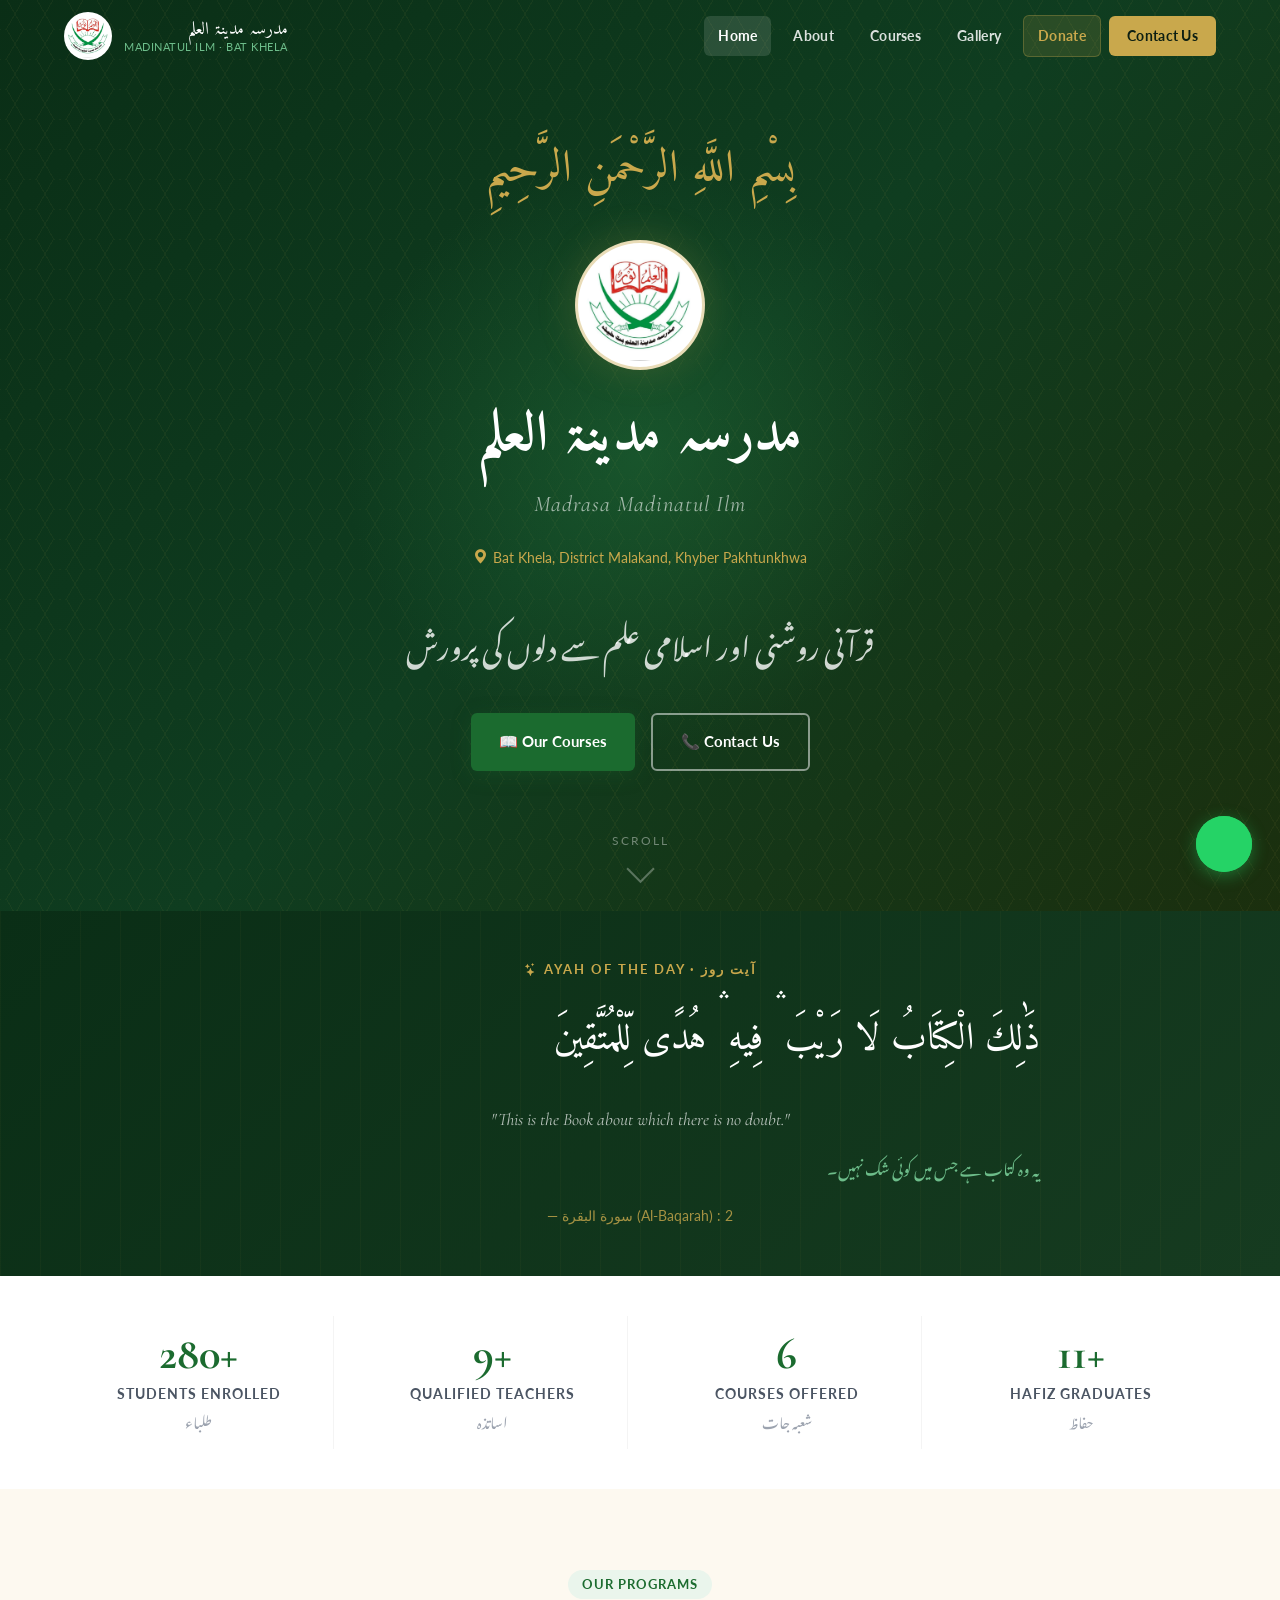
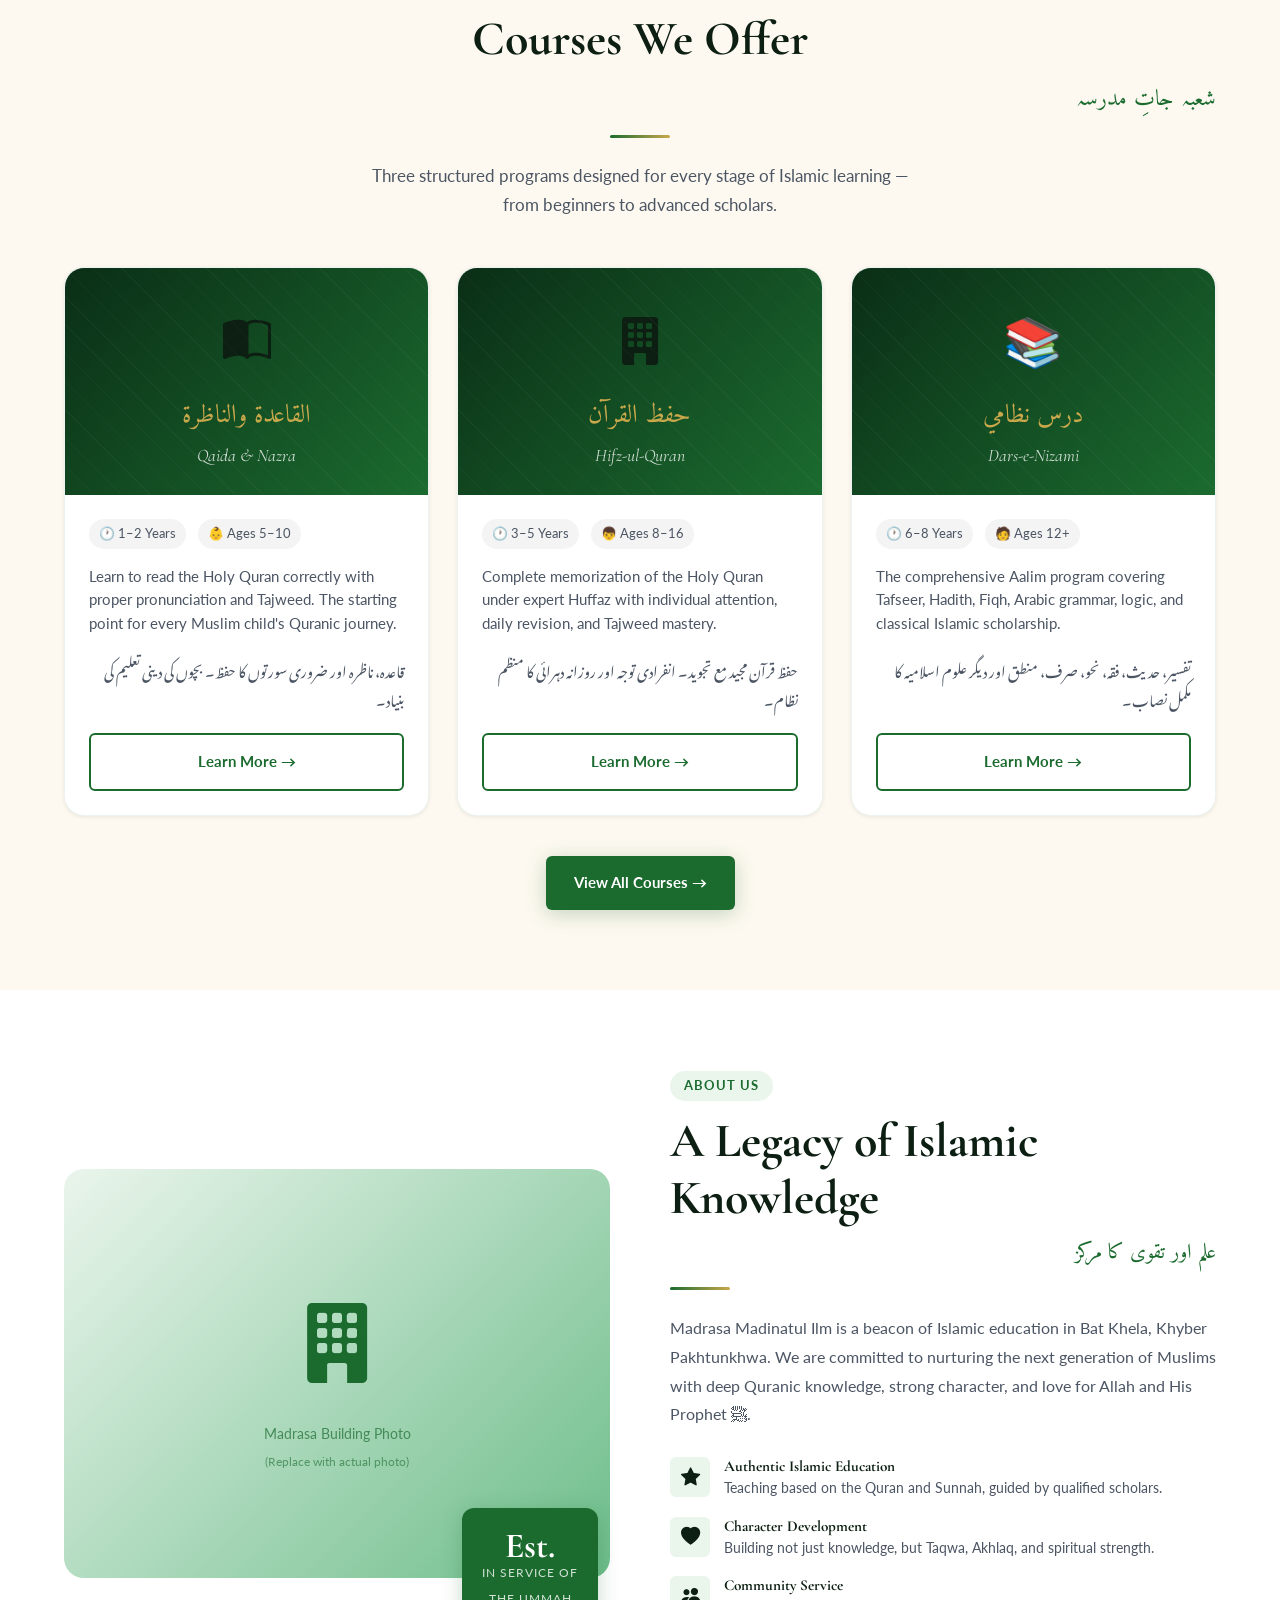
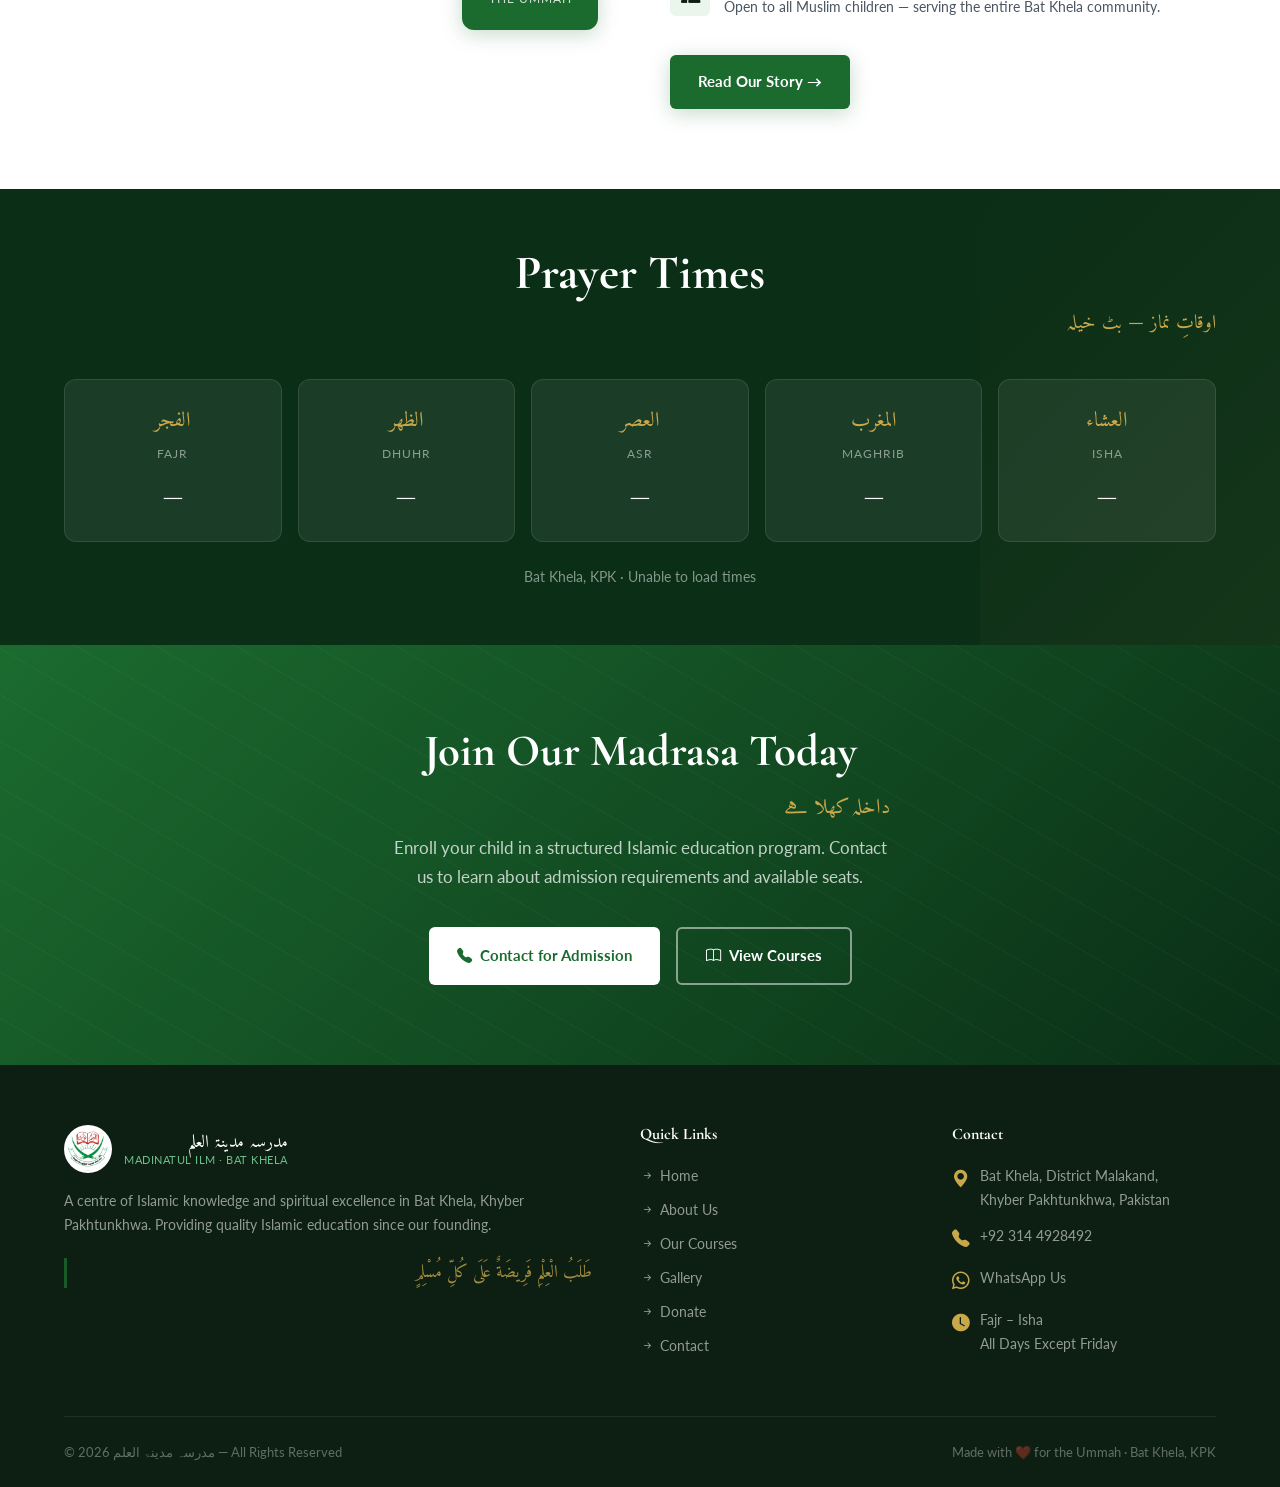
<file: index.html>
<!DOCTYPE html>
<html lang="en">
<head>
  <meta charset="UTF-8">
  <meta name="viewport" content="width=device-width, initial-scale=1.0">
  <meta name="description" content="Madrasa Madinatul Ilm, Bat Khela — A leading Islamic educational institution offering Qaida, Nazra, Hifz, and Dars-e-Nizami courses in Khyber Pakhtunkhwa, Pakistan.">
  <meta name="keywords" content="Madrasa, Islamic Education, Hifz, Quran, Bat Khela, KPK, Pakistan, Dars-e-Nizami">
  <meta property="og:title" content="مدرسہ مدینۃ العلم — Madrasa Madinatul Ilm">
  <meta property="og:description" content="Islamic education institution in Bat Khela, KPK. Offering Qaida, Nazra, Hifz, and Alim courses.">
  <meta property="og:type" content="website">
  <title>مدرسہ مدینۃ العلم — Madrasa Madinatul Ilm, Bat Khela</title>
  <link rel="icon" type="image/png" href="assets/favicon.png">
  <link rel="shortcut icon" href="assets/favicon.png">
  <link rel="apple-touch-icon" href="assets/favicon.png">
  <link rel="stylesheet" href="css/style.css">
  <link rel="stylesheet" href="css/animations.css">
  <link rel="stylesheet" href="css/responsive.css">
  <link rel="stylesheet" href="https://cdn.jsdelivr.net/npm/bootstrap-icons@1.11.3/font/bootstrap-icons.min.css">
</head>
<body data-page="index" class="page-fade-in">

  <!-- Navbar Injection Point -->
  <div id="navbar-placeholder"></div>

  <!-- ══════════════════════════════════════
       HERO
  ══════════════════════════════════════ -->
  <section class="hero">
    <div class="hero-pattern"></div>
    <div class="hero-glow"></div>
    <div class="container hero-content">
      <p class="hero-bismillah">بِسْمِ اللَّهِ الرَّحْمَنِ الرَّحِيمِ</p>
      <img src="assets/logo.png" alt="Madrasa Madinatul Ilm" class="hero-logo" onerror="this.onerror=null; this.style.display='none';">
      <h1 class="hero-name-arabic">مدرسہ مدینۃ العلم</h1>
      <p class="hero-name-en">Madrasa Madinatul Ilm</p>
      <p class="hero-location">
        <i class="bi bi-geo-alt-fill"></i>
        Bat Khela, District Malakand, Khyber Pakhtunkhwa
      </p>
      <p class="hero-tagline">
        قرآنی روشنی اور اسلامی علم سے دلوں کی پرورش
      </p>
      <div class="hero-btns">
        <a href="courses.html" class="btn btn-primary">📖 Our Courses</a>
        <a href="contact.html" class="btn btn-outline" style="border-color:rgba(255,255,255,0.5);color:white;">📞 Contact Us</a>
      </div>
    </div>
    <div class="hero-scroll">
      <span>Scroll</span>
      <div class="scroll-arrow"></div>
    </div>
  </section>

  <!-- ══════════════════════════════════════
       AYAH OF THE DAY
  ══════════════════════════════════════ -->
  <section class="ayah-section">
    <div class="container ayah-inner">
      <p class="ayah-label"><i class="bi bi-stars"></i> Ayah of the Day · آیت روز</p>
      <p class="ayah-arabic-text arabic" id="ayah-arabic">جاری ہے...</p>
      <p class="ayah-translation" id="ayah-english"></p>
      <p class="ayah-urdu-translation urdu" id="ayah-urdu"></p>
      <p class="ayah-ref" id="ayah-ref"></p>
    </div>
  </section>

  <!-- ══════════════════════════════════════
       STATS BAR
  ══════════════════════════════════════ -->
  <section class="stats-bar">
    <div class="container">
      <div class="stats-grid">
        <div class="stat-item">
          <div class="stat-number" data-target="300" data-suffix="+">0+</div>
          <div class="stat-label">Students Enrolled</div>
          <span class="stat-label-urdu">طلباء</span>
        </div>
        <div class="stat-item">
          <div class="stat-number" data-target="10" data-suffix="+">0+</div>
          <div class="stat-label">Qualified Teachers</div>
          <span class="stat-label-urdu">اساتذہ</span>
        </div>
        <div class="stat-item">
          <div class="stat-number" data-target="6">0</div>
          <div class="stat-label">Courses Offered</div>
          <span class="stat-label-urdu">شعبہ جات</span>
        </div>
        <div class="stat-item">
          <div class="stat-number" data-target="12" data-suffix="+">0+</div>
          <div class="stat-label">Hafiz Graduates</div>
          <span class="stat-label-urdu">حفاظ</span>
        </div>
      </div>
    </div>
  </section>

  <!-- ══════════════════════════════════════
       COURSES PREVIEW
  ══════════════════════════════════════ -->
  <section class="courses-preview section-pad">
    <div class="container">
      <div class="text-center reveal">
        <span class="badge">Our Programs</span>
        <h2 class="section-title" style="margin-top:12px;">Courses We Offer</h2>
        <p class="arabic" style="font-size:1.4rem;color:var(--green-700);margin-bottom:8px;">شعبہ جاتِ مدرسہ</p>
        <div class="divider"></div>
        <p class="section-subtitle">Three structured programs designed for every stage of Islamic learning — from beginners to advanced scholars.</p>
      </div>

      <div class="courses-grid reveal-stagger">
        <!-- Qaida & Nazra -->
        <div class="course-card">
          <div class="course-card-header">
            <span class="course-icon"><i class="bi bi-book-half"></i></span>
            <span class="course-name-arabic">القاعدة والناظرة</span>
            <span class="course-name-en">Qaida &amp; Nazra</span>
          </div>
          <div class="course-card-body">
            <div class="course-meta">
              <span>🕐 1–2 Years</span>
              <span>👶 Ages 5–10</span>
            </div>
            <p class="course-desc">Learn to read the Holy Quran correctly with proper pronunciation and Tajweed. The starting point for every Muslim child's Quranic journey.</p>
            <p class="course-desc-urdu">قاعدہ، ناظرہ اور ضروری سورتوں کا حفظ۔ بچوں کی دینی تعلیم کی بنیاد۔</p>
            <a href="courses.html#qaida-nazra" class="btn btn-outline" style="width:100%;justify-content:center;">Learn More →</a>
          </div>
        </div>

        <!-- Hifz -->
        <div class="course-card">
          <div class="course-card-header">
            <span class="course-icon"><i class="bi bi-building-fill"></i></span>
            <span class="course-name-arabic">حفظ القرآن</span>
            <span class="course-name-en">Hifz-ul-Quran</span>
          </div>
          <div class="course-card-body">
            <div class="course-meta">
              <span>🕐 3–5 Years</span>
              <span>👦 Ages 8–16</span>
            </div>
            <p class="course-desc">Complete memorization of the Holy Quran under expert Huffaz with individual attention, daily revision, and Tajweed mastery.</p>
            <p class="course-desc-urdu">حفظ قرآن مجید مع تجوید۔ انفرادی توجہ اور روزانہ دہرائی کا منظم نظام۔</p>
            <a href="courses.html#hifz" class="btn btn-outline" style="width:100%;justify-content:center;">Learn More →</a>
          </div>
        </div>

        <!-- Dars-e-Nizami -->
        <div class="course-card">
          <div class="course-card-header">
            <span class="course-icon">📚</span>
            <span class="course-name-arabic">درس نظامي</span>
            <span class="course-name-en">Dars-e-Nizami</span>
          </div>
          <div class="course-card-body">
            <div class="course-meta">
              <span>🕐 6–8 Years</span>
              <span>🧑 Ages 12+</span>
            </div>
            <p class="course-desc">The comprehensive Aalim program covering Tafseer, Hadith, Fiqh, Arabic grammar, logic, and classical Islamic scholarship.</p>
            <p class="course-desc-urdu">تفسیر، حدیث، فقہ، نحو، صرف، منطق اور دیگر علوم اسلامیہ کا مکمل نصاب۔</p>
            <a href="courses.html#alim" class="btn btn-outline" style="width:100%;justify-content:center;">Learn More →</a>
          </div>
        </div>
      </div>

      <div class="text-center" style="margin-top:40px;">
        <a href="courses.html" class="btn btn-primary">View All Courses →</a>
      </div>
    </div>
  </section>

  <!-- ══════════════════════════════════════
       ABOUT TEASER
  ══════════════════════════════════════ -->
  <section class="about-teaser section-pad">
    <div class="container about-teaser-grid">
      <div class="about-visual reveal from-left">
        <div class="about-img-wrap img-float">
          <div class="about-img-placeholder">
            <i class="bi bi-building-fill" style="font-size: 5rem; display: block; margin-bottom: 12px;"></i>
            <p>Madrasa Building Photo</p>
            <p style="font-size:0.75rem;margin-top:6px;opacity:0.6;">(Replace with actual photo)</p>
          </div>
        </div>
        <div class="about-badge-float">
          <span class="year">Est.</span>
          <span class="year-label" style="display:block;font-size:0.72rem;opacity:0.8;">In Service of</span>
          <span class="year-label">the Ummah</span>
        </div>
      </div>

      <div class="about-text reveal from-right">
        <span class="badge">About Us</span>
        <h2 class="section-title" style="margin-top:12px;">A Legacy of Islamic Knowledge</h2>
        <p class="arabic" style="font-size:1.3rem;color:var(--green-700);margin-bottom:16px;">علم اور تقوی کا مرکز</p>
        <div class="divider" style="margin:0 0 24px 0;"></div>
        <p style="color:var(--gray-600);line-height:1.8;margin-bottom:16px;">
          Madrasa Madinatul Ilm is a beacon of Islamic education in Bat Khela, Khyber Pakhtunkhwa. We are committed to nurturing the next generation of Muslims with deep Quranic knowledge, strong character, and love for Allah and His Prophet ﷺ.
        </p>
        <div class="about-values">
          <div class="about-value">
            <div class="about-value-icon"><i class="bi bi-star-fill"></i></div>
            <div class="about-value-text">
              <h4>Authentic Islamic Education</h4>
              <p>Teaching based on the Quran and Sunnah, guided by qualified scholars.</p>
            </div>
          </div>
          <div class="about-value">
            <div class="about-value-icon"><i class="bi bi-heart-fill"></i></div>
            <div class="about-value-text">
              <h4>Character Development</h4>
              <p>Building not just knowledge, but Taqwa, Akhlaq, and spiritual strength.</p>
            </div>
          </div>
          <div class="about-value">
            <div class="about-value-icon"><i class="bi bi-people-fill"></i></div>
            <div class="about-value-text">
              <h4>Community Service</h4>
              <p>Open to all Muslim children — serving the entire Bat Khela community.</p>
            </div>
          </div>
        </div>
        <a href="about.html" class="btn btn-primary" style="margin-top:8px;">Read Our Story →</a>
      </div>
    </div>
  </section>

  <!-- ══════════════════════════════════════
       PRAYER TIMES
  ══════════════════════════════════════ -->
  <section class="prayer-section">
    <div class="container">
      <div class="prayer-header reveal">
        <h2 class="section-title" style="color:white;">Prayer Times</h2>
        <p class="arabic" style="color:var(--gold);font-size:1.2rem;">اوقاتِ نماز — بٹ خیلہ</p>
      </div>
      <div class="prayer-grid" id="prayer-grid">
        <p class="prayer-loading">Loading prayer times for Bat Khela...</p>
      </div>
      <p class="prayer-date" id="prayer-date">Bat Khela, KPK</p>
    </div>
  </section>

  <!-- ══════════════════════════════════════
       CTA SECTION
  ══════════════════════════════════════ -->
  <section class="cta-section">
    <div class="container">
      <h2>Join Our Madrasa Today</h2>
      <p class="arabic" style="color:var(--gold);font-size:1.3rem;margin-bottom:8px;position:relative;">داخلہ کھلا ہے</p>
      <p>Enroll your child in a structured Islamic education program. Contact us to learn about admission requirements and available seats.</p>
      <div class="cta-btns">
        <a href="contact.html" class="btn btn-white"><i class="bi bi-telephone-fill"></i> Contact for Admission</a>
        <a href="courses.html" class="btn btn-outline" style="border-color:rgba(255,255,255,0.5);color:white;"><i class="bi bi-book"></i> View Courses</a>
      </div>
    </div>
  </section>

  <!-- Footer Injection Point -->
  <div id="footer-placeholder"></div>

  <script src="js/main.js" defer></script>
  <script src="js/ayah.js" defer></script>
  <script src="js/prayer-times.js" defer></script>
</body>
</html>
</file>
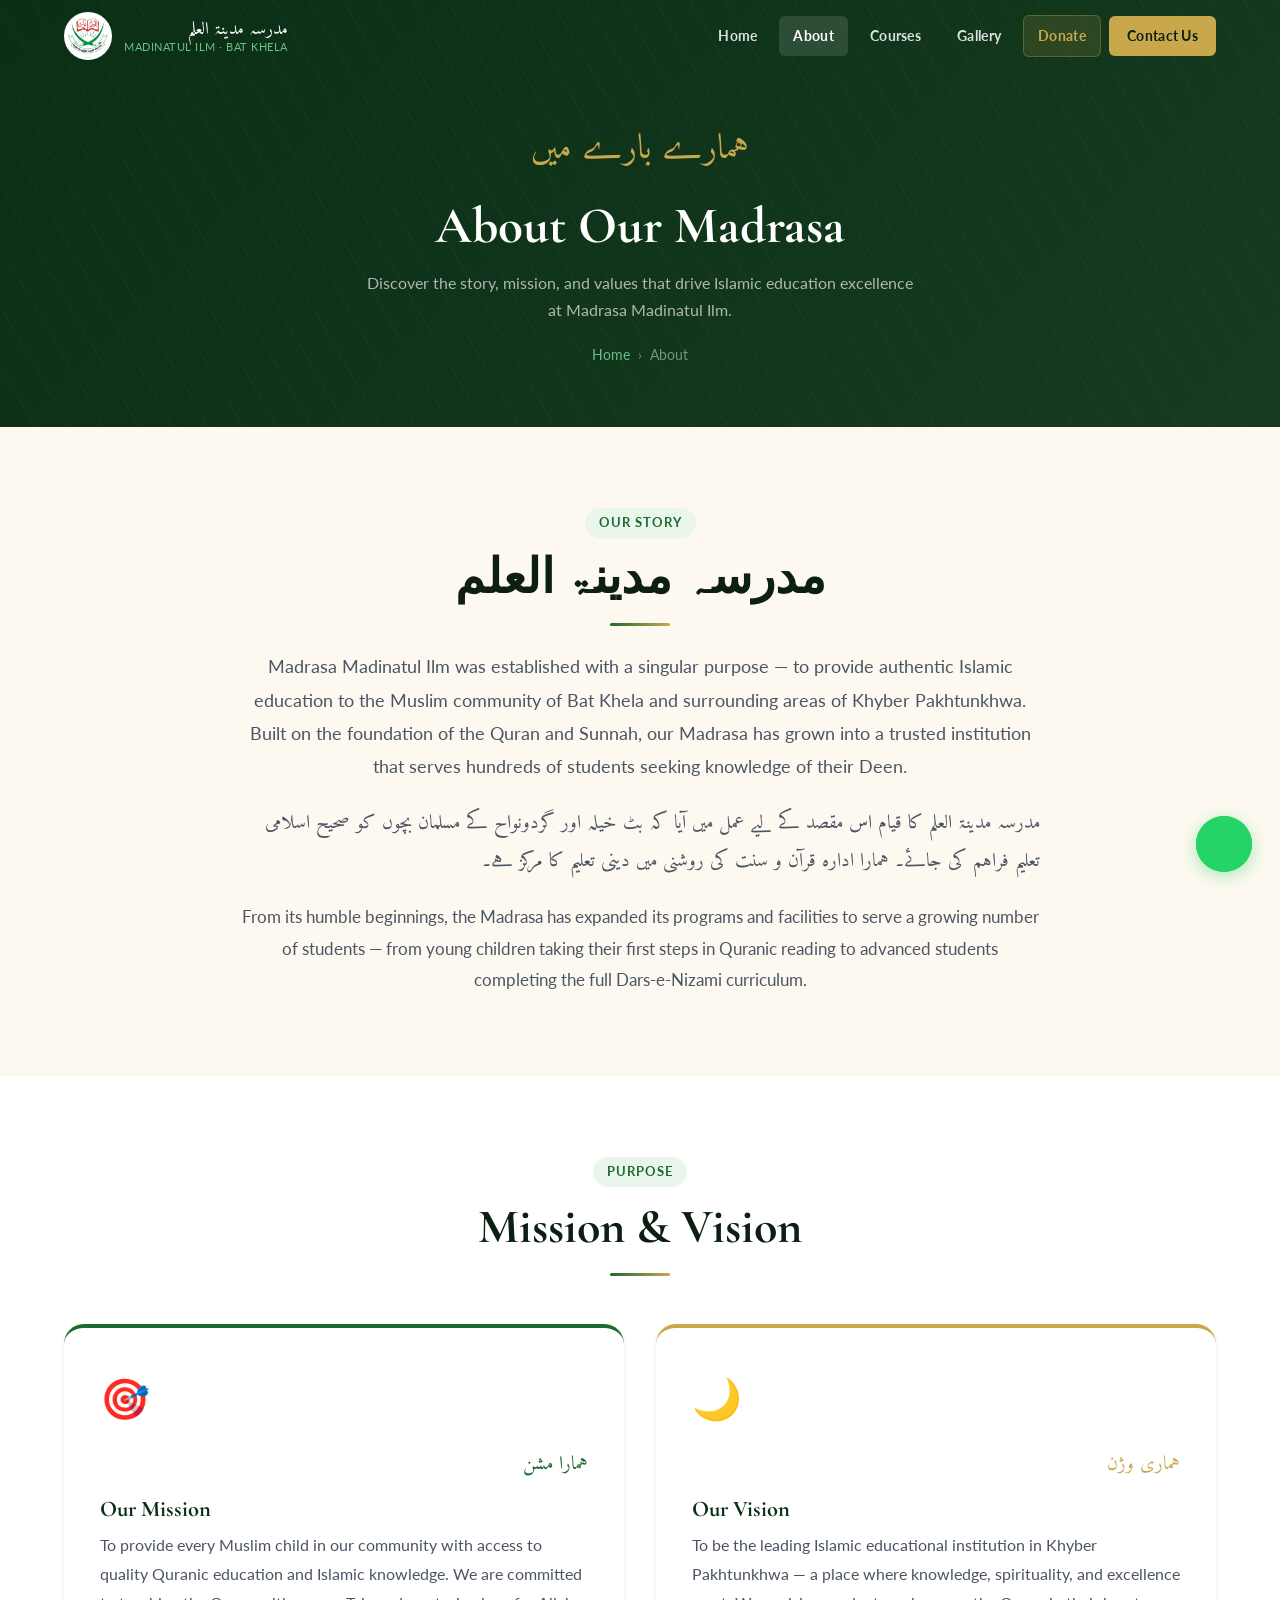
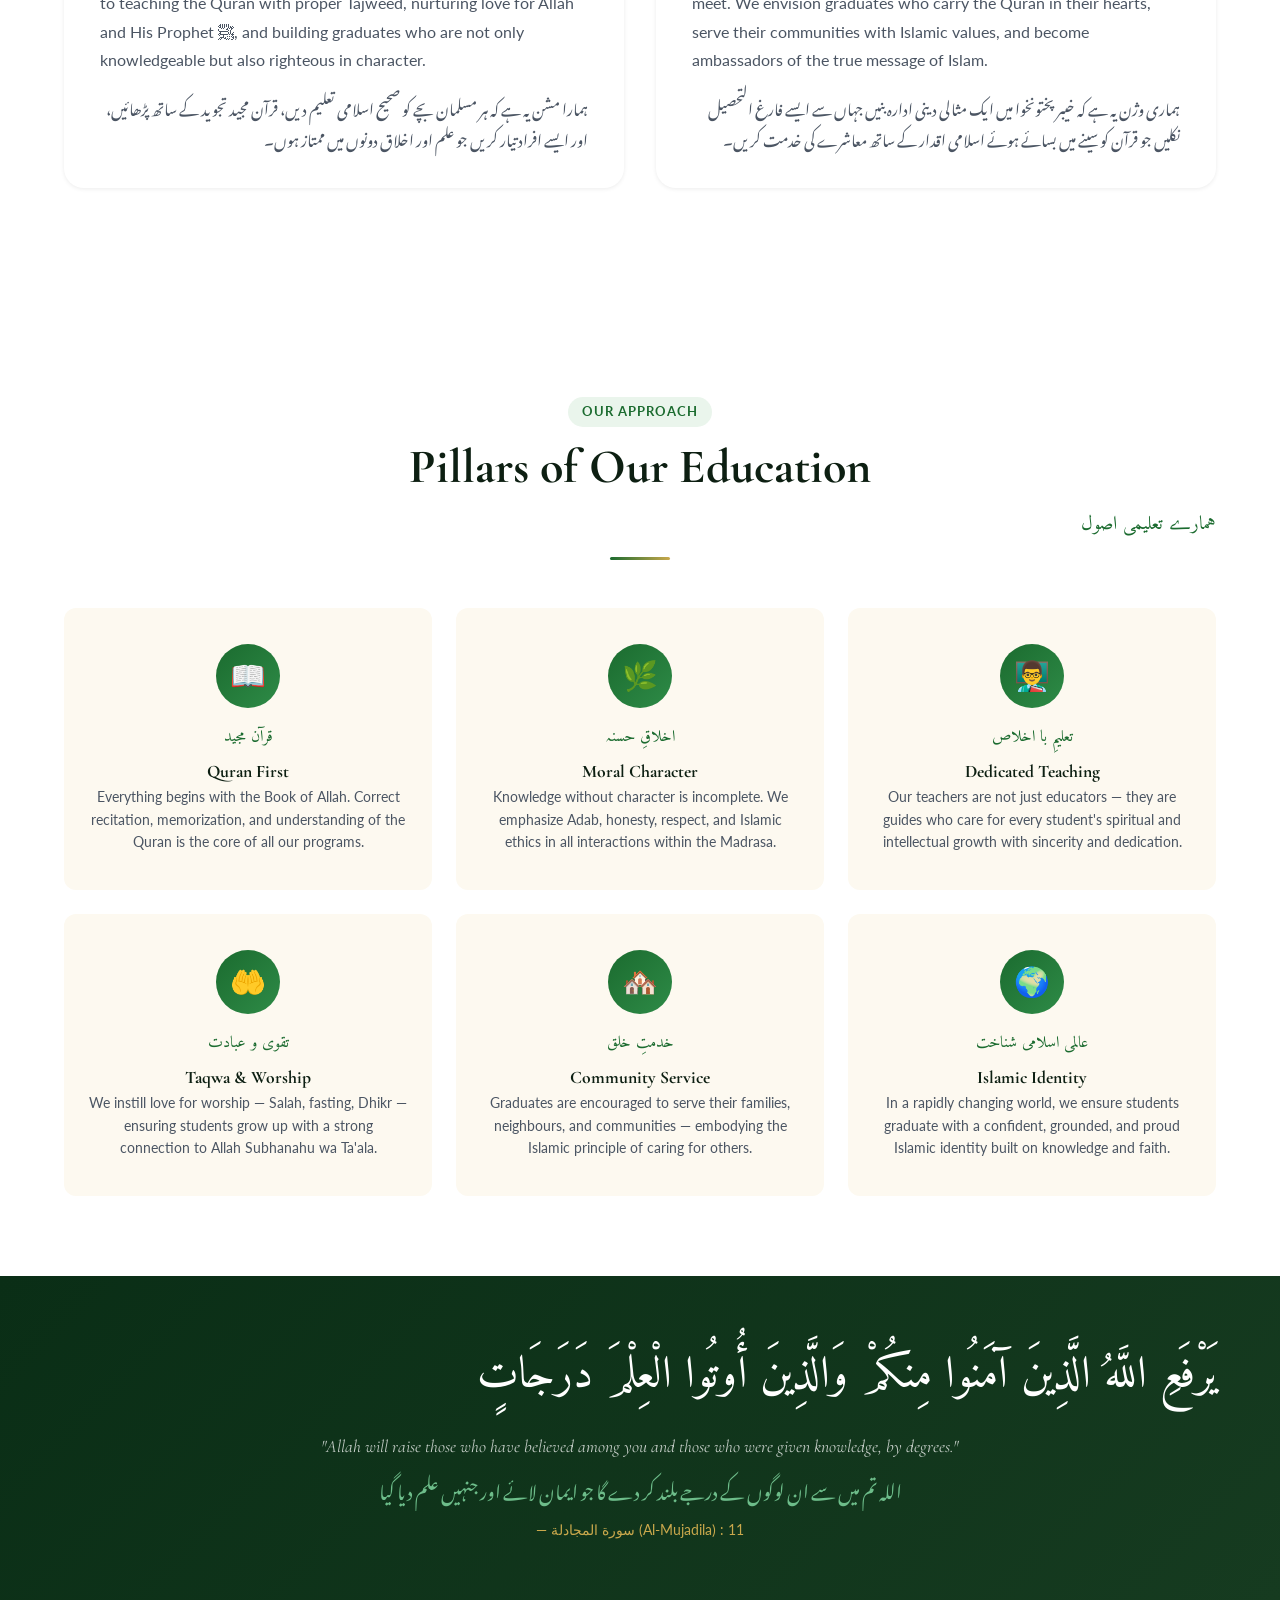
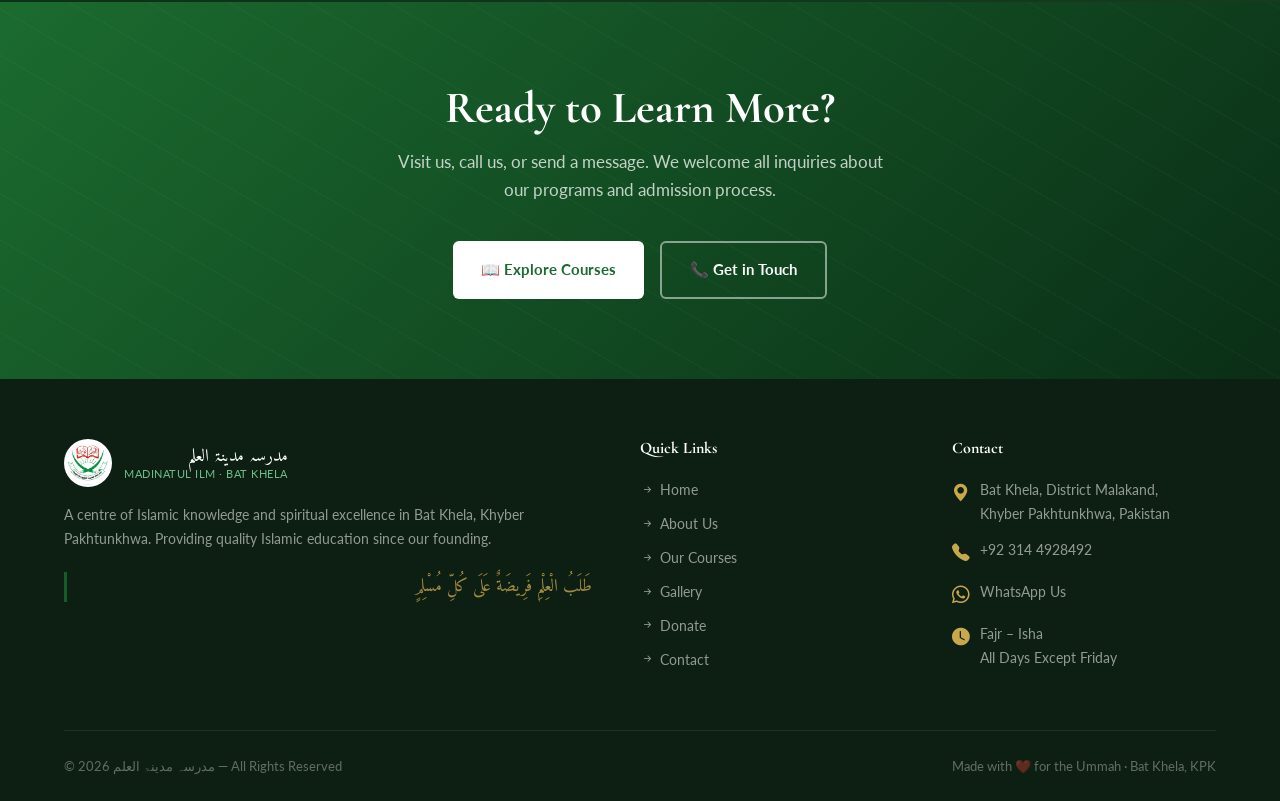
<file: about.html>
<!DOCTYPE html>
<html lang="en">
<head>
  <meta charset="UTF-8">
  <meta name="viewport" content="width=device-width, initial-scale=1.0">
  <meta name="description" content="Learn about Madrasa Madinatul Ilm — our history, mission, vision, and values in providing Islamic education in Bat Khela, KPK.">
  <title>About Us — مدرسہ مدینۃ العلم</title>
  <link rel="icon" type="image/png" href="assets/favicon.png">
  <link rel="shortcut icon" href="assets/favicon.png">
  <link rel="apple-touch-icon" href="assets/favicon.png">
  <link rel="stylesheet" href="css/style.css">
  <link rel="stylesheet" href="css/animations.css">
  <link rel="stylesheet" href="css/responsive.css">
  <link rel="stylesheet" href="https://cdn.jsdelivr.net/npm/bootstrap-icons@1.11.3/font/bootstrap-icons.min.css">
</head>
<body data-page="about" class="page-fade-in">

  <div id="navbar-placeholder"></div>

  <!-- PAGE HERO -->
  <section class="page-hero">
    <div class="container page-hero-content">
      <span class="arabic-title">ہمارے بارے میں</span>
      <h1>About Our Madrasa</h1>
      <p>Discover the story, mission, and values that drive Islamic education excellence at Madrasa Madinatul Ilm.</p>
      <div class="breadcrumb">
        <a href="index.html">Home</a>
        <span>›</span>
        <span>About</span>
      </div>
    </div>
  </section>

  <!-- OUR STORY -->
  <section class="about-section">
    <div class="container">
      <div class="text-center reveal">
        <span class="badge">Our Story</span>
        <h2 class="section-title" style="margin-top:12px;">مدرسہ مدینۃ العلم</h2>
        <div class="divider"></div>
      </div>

      <div style="max-width:800px;margin:0 auto;text-align:center;" class="reveal">
        <p style="font-size:1.1rem;line-height:1.9;color:var(--gray-600);margin-bottom:20px;">
          Madrasa Madinatul Ilm was established with a singular purpose — to provide authentic Islamic education to the Muslim community of Bat Khela and surrounding areas of Khyber Pakhtunkhwa. Built on the foundation of the Quran and Sunnah, our Madrasa has grown into a trusted institution that serves hundreds of students seeking knowledge of their Deen.
        </p>
        <p class="arabic" style="font-size:1.2rem;color:var(--gray-600);direction:rtl;line-height:2;margin-bottom:20px;">
          مدرسہ مدینۃ العلم کا قیام اس مقصد کے لیے عمل میں آیا کہ بٹ خیلہ اور گردونواح کے مسلمان بچوں کو صحیح اسلامی تعلیم فراہم کی جائے۔ ہمارا ادارہ قرآن و سنت کی روشنی میں دینی تعلیم کا مرکز ہے۔
        </p>
        <p style="font-size:1.05rem;line-height:1.9;color:var(--gray-600);">
          From its humble beginnings, the Madrasa has expanded its programs and facilities to serve a growing number of students — from young children taking their first steps in Quranic reading to advanced students completing the full Dars-e-Nizami curriculum.
        </p>
      </div>
    </div>
  </section>

  <!-- MISSION & VISION -->
  <section style="padding:var(--section-pad) 0;background:var(--white);">
    <div class="container">
      <div class="text-center reveal">
        <span class="badge">Purpose</span>
        <h2 class="section-title" style="margin-top:12px;">Mission &amp; Vision</h2>
        <div class="divider"></div>
      </div>

      <div class="mission-vision-grid reveal-stagger">
        <div class="mv-card">
          <span class="card-icon">🎯</span>
          <span class="arabic-title">ہمارا مشن</span>
          <h3>Our Mission</h3>
          <p>To provide every Muslim child in our community with access to quality Quranic education and Islamic knowledge. We are committed to teaching the Quran with proper Tajweed, nurturing love for Allah and His Prophet ﷺ, and building graduates who are not only knowledgeable but also righteous in character.</p>
          <p class="urdu" style="margin-top:16px;font-size:0.95rem;color:var(--gray-600);line-height:2;">ہمارا مشن یہ ہے کہ ہر مسلمان بچے کو صحیح اسلامی تعلیم دیں، قرآن مجید تجوید کے ساتھ پڑھائیں، اور ایسے افراد تیار کریں جو علم اور اخلاق دونوں میں ممتاز ہوں۔</p>
        </div>
        <div class="mv-card vision">
          <span class="card-icon">🌙</span>
          <span class="arabic-title" style="color:var(--gold);">ہماری وژن</span>
          <h3>Our Vision</h3>
          <p>To be the leading Islamic educational institution in Khyber Pakhtunkhwa — a place where knowledge, spirituality, and excellence meet. We envision graduates who carry the Quran in their hearts, serve their communities with Islamic values, and become ambassadors of the true message of Islam.</p>
          <p class="urdu" style="margin-top:16px;font-size:0.95rem;color:var(--gray-600);line-height:2;">ہماری وژن یہ ہے کہ خیبر پختونخوا میں ایک مثالی دینی ادارہ بنیں جہاں سے ایسے فارغ التحصیل نکلیں جو قرآن کو سینے میں بسائے ہوئے اسلامی اقدار کے ساتھ معاشرے کی خدمت کریں۔</p>
        </div>
      </div>
    </div>
  </section>

  <!-- PILLARS OF EDUCATION -->
  <section class="pillars-section">
    <div class="container">
      <div class="text-center reveal">
        <span class="badge">Our Approach</span>
        <h2 class="section-title" style="margin-top:12px;">Pillars of Our Education</h2>
        <p class="arabic" style="font-size:1.2rem;color:var(--green-700);">ہمارے تعلیمی اصول</p>
        <div class="divider"></div>
      </div>

      <div class="pillars-grid reveal-stagger">
        <div class="pillar-card">
          <div class="pillar-icon">📖</div>
          <span class="pillar-arabic">قرآن مجید</span>
          <h3>Quran First</h3>
          <p>Everything begins with the Book of Allah. Correct recitation, memorization, and understanding of the Quran is the core of all our programs.</p>
        </div>
        <div class="pillar-card">
          <div class="pillar-icon">🌿</div>
          <span class="pillar-arabic">اخلاقِ حسنہ</span>
          <h3>Moral Character</h3>
          <p>Knowledge without character is incomplete. We emphasize Adab, honesty, respect, and Islamic ethics in all interactions within the Madrasa.</p>
        </div>
        <div class="pillar-card">
          <div class="pillar-icon">👨‍🏫</div>
          <span class="pillar-arabic">تعلیمِ با اخلاص</span>
          <h3>Dedicated Teaching</h3>
          <p>Our teachers are not just educators — they are guides who care for every student's spiritual and intellectual growth with sincerity and dedication.</p>
        </div>
        <div class="pillar-card">
          <div class="pillar-icon">🤲</div>
          <span class="pillar-arabic">تقوی و عبادت</span>
          <h3>Taqwa &amp; Worship</h3>
          <p>We instill love for worship — Salah, fasting, Dhikr — ensuring students grow up with a strong connection to Allah Subhanahu wa Ta'ala.</p>
        </div>
        <div class="pillar-card">
          <div class="pillar-icon">🏘️</div>
          <span class="pillar-arabic">خدمتِ خلق</span>
          <h3>Community Service</h3>
          <p>Graduates are encouraged to serve their families, neighbours, and communities — embodying the Islamic principle of caring for others.</p>
        </div>
        <div class="pillar-card">
          <div class="pillar-icon">🌍</div>
          <span class="pillar-arabic">عالمی اسلامی شناخت</span>
          <h3>Islamic Identity</h3>
          <p>In a rapidly changing world, we ensure students graduate with a confident, grounded, and proud Islamic identity built on knowledge and faith.</p>
        </div>
      </div>
    </div>
  </section>

  <!-- QURAN QUOTE BANNER -->
  <section style="background:linear-gradient(135deg,var(--green-900),#163B20);padding:60px 0;text-align:center;">
    <div class="container reveal">
      <p class="arabic" style="font-size:clamp(1.8rem,4vw,2.8rem);color:white;direction:rtl;line-height:1.8;margin-bottom:16px;">
        يَرْفَعِ اللَّهُ الَّذِينَ آمَنُوا مِنكُمْ وَالَّذِينَ أُوتُوا الْعِلْمَ دَرَجَاتٍ
      </p>
      <p style="font-family:var(--font-heading);font-style:italic;color:rgba(255,255,255,0.75);font-size:1.1rem;margin-bottom:8px;">
        "Allah will raise those who have believed among you and those who were given knowledge, by degrees."
      </p>
      <p class="urdu" style="color:var(--green-300);font-size:1.15rem;margin-bottom:12px;text-align:center;line-height:2;">
        اللہ تم میں سے ان لوگوں کے درجے بلند کر دے گا جو ایمان لائے اور جنہیں علم دیا گیا
      </p>
      <p style="color:var(--gold);font-size:0.85rem;">— سورة المجادلة (Al-Mujadila) : 11</p>
    </div>
  </section>

  <!-- CTA -->
  <section class="cta-section">
    <div class="container">
      <h2>Ready to Learn More?</h2>
      <p>Visit us, call us, or send a message. We welcome all inquiries about our programs and admission process.</p>
      <div class="cta-btns">
        <a href="courses.html" class="btn btn-white">📖 Explore Courses</a>
        <a href="contact.html" class="btn btn-outline" style="border-color:rgba(255,255,255,0.5);color:white;">📞 Get in Touch</a>
      </div>
    </div>
  </section>

  <div id="footer-placeholder"></div>

  <script src="js/main.js" defer></script>
</body>
</html>
</file>
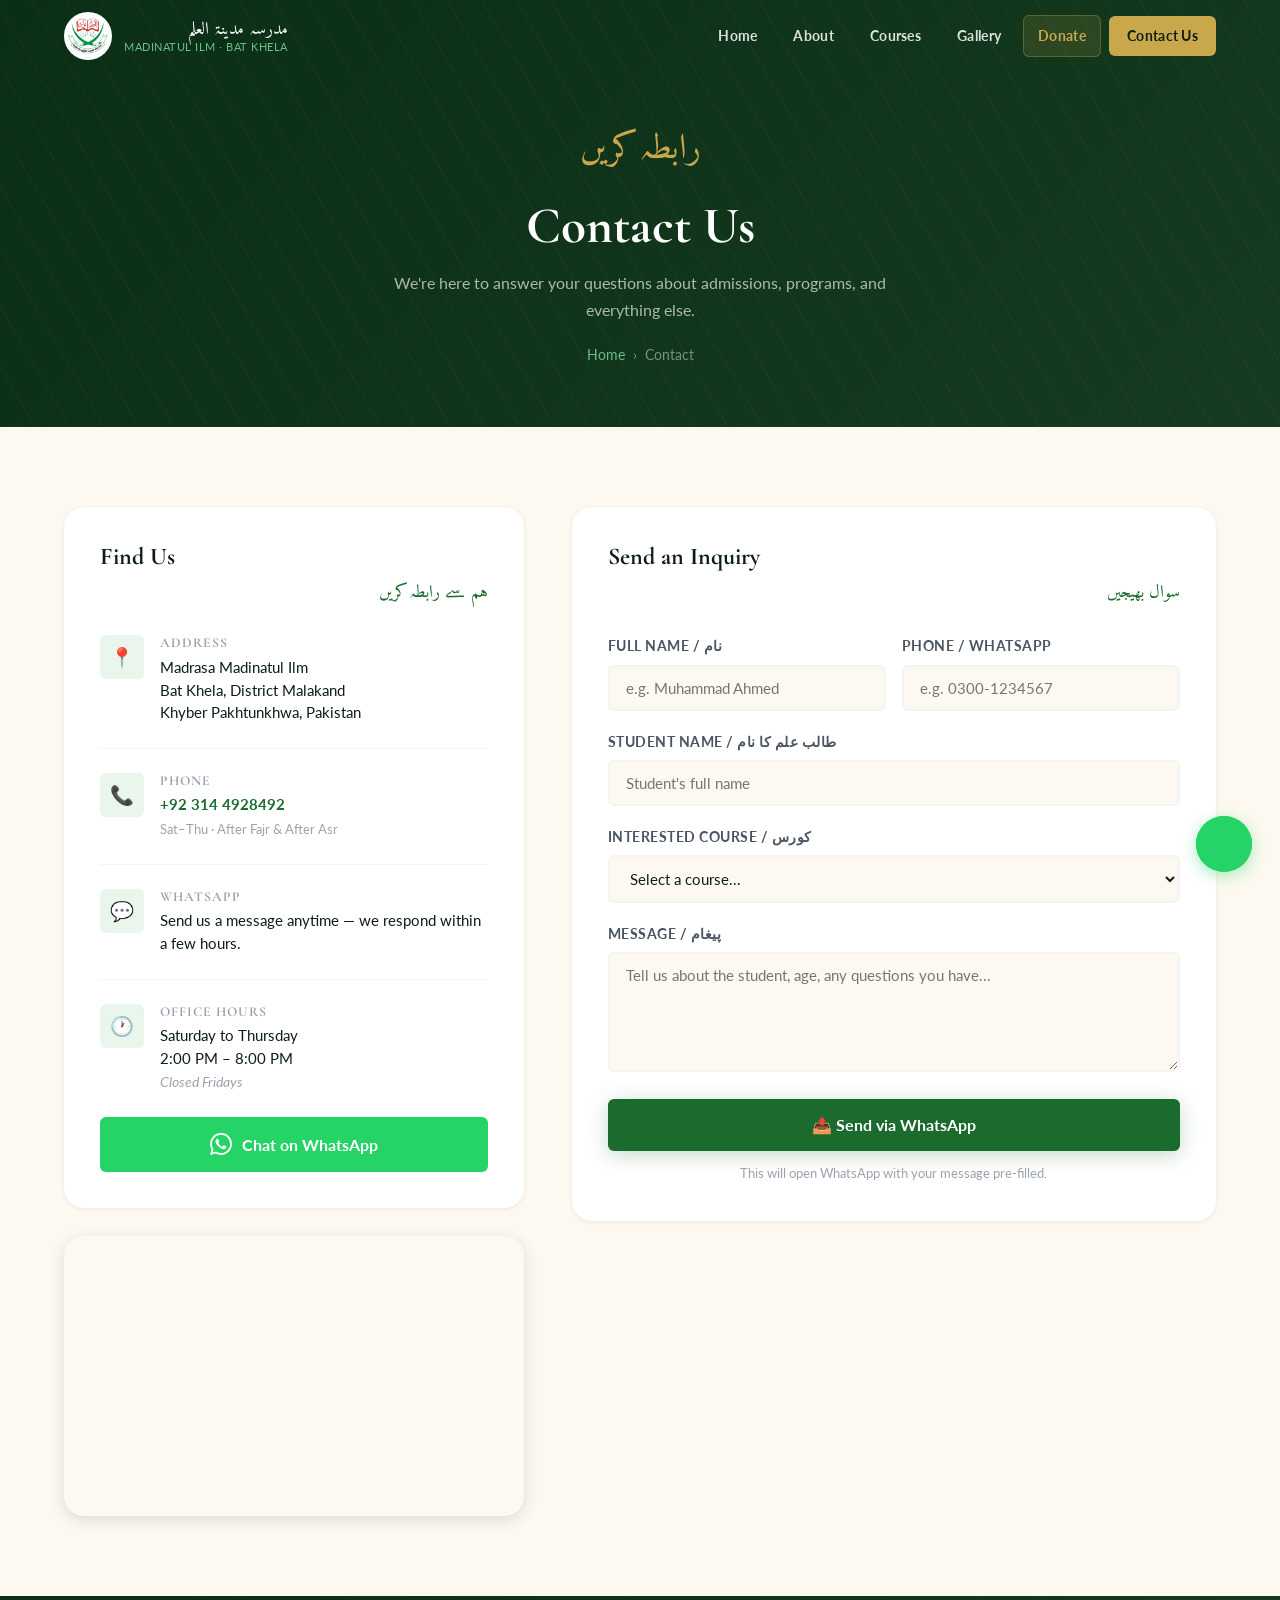
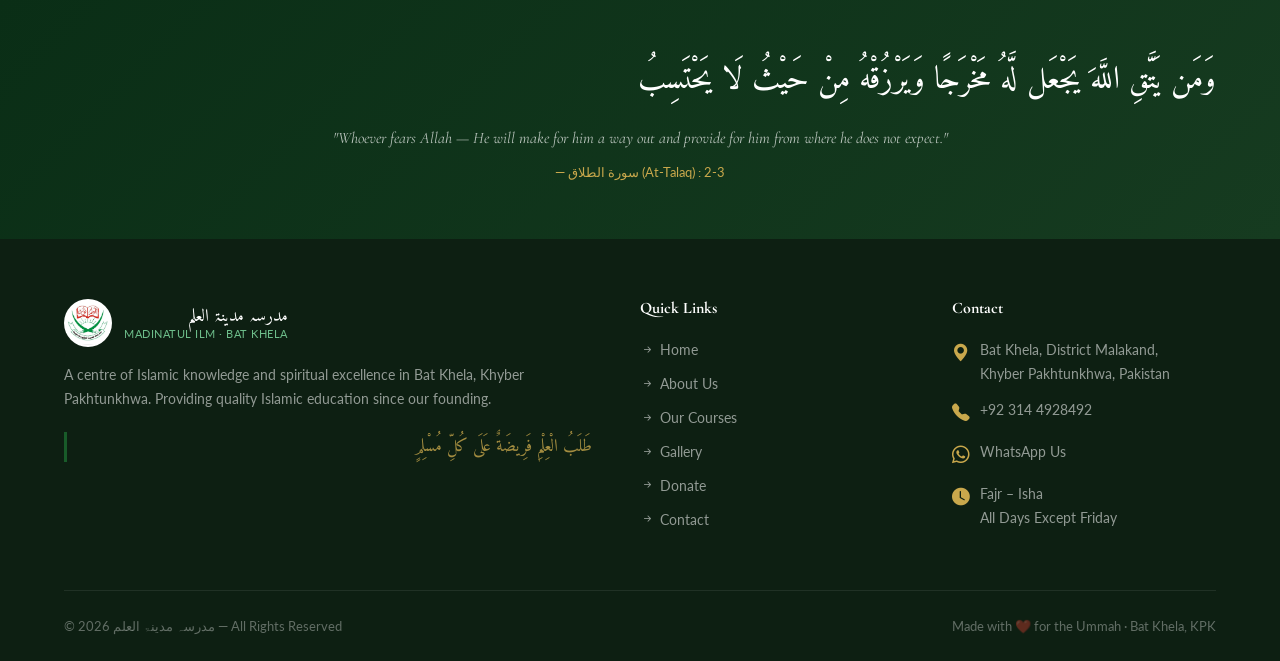
<file: contact.html>
<!DOCTYPE html>
<html lang="en">
<head>
  <meta charset="UTF-8">
  <meta name="viewport" content="width=device-width, initial-scale=1.0">
  <meta name="description" content="Contact Madrasa Madinatul Ilm in Bat Khela, KPK. Get in touch for admissions, inquiries, and more.">
  <title>Contact — مدرسہ مدینۃ العلم</title>
  <link rel="icon" type="image/png" href="assets/favicon.png">
  <link rel="shortcut icon" href="assets/favicon.png">
  <link rel="apple-touch-icon" href="assets/favicon.png">
  <link rel="stylesheet" href="css/style.css">
  <link rel="stylesheet" href="css/animations.css">
  <link rel="stylesheet" href="css/responsive.css">
  <link rel="stylesheet" href="https://cdn.jsdelivr.net/npm/bootstrap-icons@1.11.3/font/bootstrap-icons.min.css">
</head>
<body data-page="contact" class="page-fade-in">

  <div id="navbar-placeholder"></div>

  <!-- PAGE HERO -->
  <section class="page-hero">
    <div class="container page-hero-content">
      <span class="arabic-title">رابطہ کریں</span>
      <h1>Contact Us</h1>
      <p>We're here to answer your questions about admissions, programs, and everything else.</p>
      <div class="breadcrumb">
        <a href="index.html">Home</a>
        <span>›</span>
        <span>Contact</span>
      </div>
    </div>
  </section>

  <!-- CONTACT SECTION -->
  <section class="contact-section">
    <div class="container">
      <div class="contact-grid">

        <!-- Left: Info + Map -->
        <div>
          <div class="contact-info-card reveal">
            <h3>Find Us</h3>
            <span class="arabic-subtitle">ہم سے رابطہ کریں</span>

            <div class="contact-item">
              <div class="contact-item-icon">📍</div>
              <div>
                <h4>Address</h4>
                <p>Madrasa Madinatul Ilm<br>Bat Khela, District Malakand<br>Khyber Pakhtunkhwa, Pakistan</p>
              </div>
            </div>

            <div class="contact-item">
              <div class="contact-item-icon">📞</div>
              <div>
                <h4>Phone</h4>
                <p><a href="tel:+923144928492">+92 314 4928492</a></p>
                <p style="font-size:0.82rem;color:var(--gray-400);margin-top:4px;">Sat–Thu · After Fajr &amp; After Asr</p>
              </div>
            </div>

            <div class="contact-item">
              <div class="contact-item-icon">💬</div>
              <div>
                <h4>WhatsApp</h4>
                <p>Send us a message anytime — we respond within a few hours.</p>
              </div>
            </div>

            <div class="contact-item">
              <div class="contact-item-icon">🕐</div>
              <div>
                <h4>Office Hours</h4>
                <p>Saturday to Thursday<br>2:00 PM – 8:00 PM<br><em style="color:var(--gray-400);font-size:0.85rem;">Closed Fridays</em></p>
              </div>
            </div>

            <a href="https://wa.me/923144928492?text=السلام علیکم، مدرسہ مدینۃ العلم کے بارے میں معلومات چاہیے۔" class="wa-btn-large" target="_blank" rel="noopener">
              <svg viewBox="0 0 24 24" style="width:22px;height:22px;fill:white;flex-shrink:0;">
                <path d="M17.472 14.382c-.297-.149-1.758-.867-2.03-.967-.273-.099-.471-.148-.67.15-.197.297-.767.966-.94 1.164-.173.199-.347.223-.644.075-.297-.15-1.255-.463-2.39-1.475-.883-.788-1.48-1.761-1.653-2.059-.173-.297-.018-.458.13-.606.134-.133.298-.347.446-.52.149-.174.198-.298.298-.497.099-.198.05-.371-.025-.52-.075-.149-.669-1.612-.916-2.207-.242-.579-.487-.5-.669-.51-.173-.008-.371-.01-.57-.01-.198 0-.52.074-.792.372-.272.297-1.04 1.016-1.04 2.479 0 1.462 1.065 2.875 1.213 3.074.149.198 2.096 3.2 5.077 4.487.709.306 1.262.489 1.694.625.712.227 1.36.195 1.871.118.571-.085 1.758-.719 2.006-1.413.248-.694.248-1.289.173-1.413-.074-.124-.272-.198-.57-.347m-5.421 7.403h-.004a9.87 9.87 0 01-5.031-1.378l-.361-.214-3.741.982.998-3.648-.235-.374a9.86 9.86 0 01-1.51-5.26c.001-5.45 4.436-9.884 9.888-9.884 2.64 0 5.122 1.03 6.988 2.898a9.825 9.825 0 012.893 6.994c-.003 5.45-4.437 9.884-9.885 9.884m8.413-18.297A11.815 11.815 0 0012.05 0C5.495 0 .16 5.335.157 11.892c0 2.096.547 4.142 1.588 5.945L.057 24l6.305-1.654a11.882 11.882 0 005.683 1.448h.005c6.554 0 11.89-5.335 11.893-11.893a11.821 11.821 0 00-3.48-8.413z"/>
              </svg>
              Chat on WhatsApp
            </a>
          </div>

          <!-- Map -->
          <div class="map-wrap reveal" style="margin-top:28px;">
            <iframe
              src="https://www.google.com/maps/embed?pb=!1m18!1m12!1m3!1d26574.57!2d72.0167!3d34.6167!2m3!1f0!2f0!3f0!3m2!1i1024!2i768!4f13.1!3m3!1m2!1s0x38de98f2fb7b5f7b%3A0xa79e5e48af5de6cd!2sBat%20Khela%2C%20Khyber%20Pakhtunkhwa!5e0!3m2!1sen!2spk!4v1710000000000"
              allowfullscreen=""
              loading="lazy"
              referrerpolicy="no-referrer-when-downgrade"
              title="Madrasa Madinatul Ilm Location — Bat Khela, KPK">
            </iframe>
          </div>
        </div>

        <!-- Right: Contact Form -->
        <div class="contact-form-card reveal from-right">
          <h3>Send an Inquiry</h3>
          <span class="arabic-subtitle">سوال بھیجیں</span>

          <form id="contact-form" novalidate>
            <div class="form-row">
              <div class="form-group">
                <label for="name">Full Name / نام</label>
                <input type="text" id="name" name="name" placeholder="e.g. Muhammad Ahmed" required>
              </div>
              <div class="form-group">
                <label for="phone">Phone / WhatsApp</label>
                <input type="tel" id="phone" name="phone" placeholder="e.g. 0300-1234567" required>
              </div>
            </div>

            <div class="form-group">
              <label for="student-name">Student Name / طالب علم کا نام</label>
              <input type="text" id="student-name" name="student_name" placeholder="Student's full name">
            </div>

            <div class="form-group">
              <label for="course">Interested Course / کورس</label>
              <select id="course" name="course">
                <option value="" disabled selected>Select a course...</option>
                <option value="Qaida & Nazra">📖 Qaida &amp; Nazra</option>
                <option value="Hifz-ul-Quran">🕌 Hifz-ul-Quran</option>
                <option value="Dars-e-Nizami">📚 Dars-e-Nizami / Alim Course</option>
                <option value="General Inquiry">❓ General Inquiry</option>
              </select>
            </div>

            <div class="form-group">
              <label for="message">Message / پیغام</label>
              <textarea id="message" name="message" placeholder="Tell us about the student, age, any questions you have..."></textarea>
            </div>

            <button type="submit" class="btn btn-primary" style="width:100%;justify-content:center;font-size:1rem;padding:16px;">
              📤 Send via WhatsApp
            </button>

            <p style="font-size:0.8rem;color:var(--gray-400);text-align:center;margin-top:12px;">
              This will open WhatsApp with your message pre-filled.
            </p>
          </form>

          <div class="form-success" id="form-success">
            <div style="font-size:2.5rem;margin-bottom:12px;">✅</div>
            <h4 style="margin-bottom:8px;">Message Sent!</h4>
            <p style="font-size:0.9rem;">JazakAllah Khair for contacting us. We'll reply shortly on WhatsApp.</p>
          </div>
        </div>

      </div>
    </div>
  </section>

  <!-- QURAN QUOTE -->
  <section style="background:linear-gradient(135deg,var(--green-900),#163B20);padding:56px 0;text-align:center;">
    <div class="container reveal">
      <p class="arabic" style="font-size:clamp(1.4rem,3vw,2rem);color:white;direction:rtl;line-height:1.8;margin-bottom:16px;">
        وَمَن يَتَّقِ اللَّهَ يَجْعَل لَّهُ مَخْرَجًا وَيَرْزُقْهُ مِنْ حَيْثُ لَا يَحْتَسِبُ
      </p>
      <p style="font-family:var(--font-heading);font-style:italic;color:rgba(255,255,255,0.7);font-size:1rem;">
        "Whoever fears Allah — He will make for him a way out and provide for him from where he does not expect."
      </p>
      <p style="color:var(--gold);font-size:0.82rem;margin-top:8px;">— سورة الطلاق (At-Talaq) : 2-3</p>
    </div>
  </section>

  <div id="footer-placeholder"></div>
  <script src="js/main.js" defer></script>
</body>
</html>
</file>
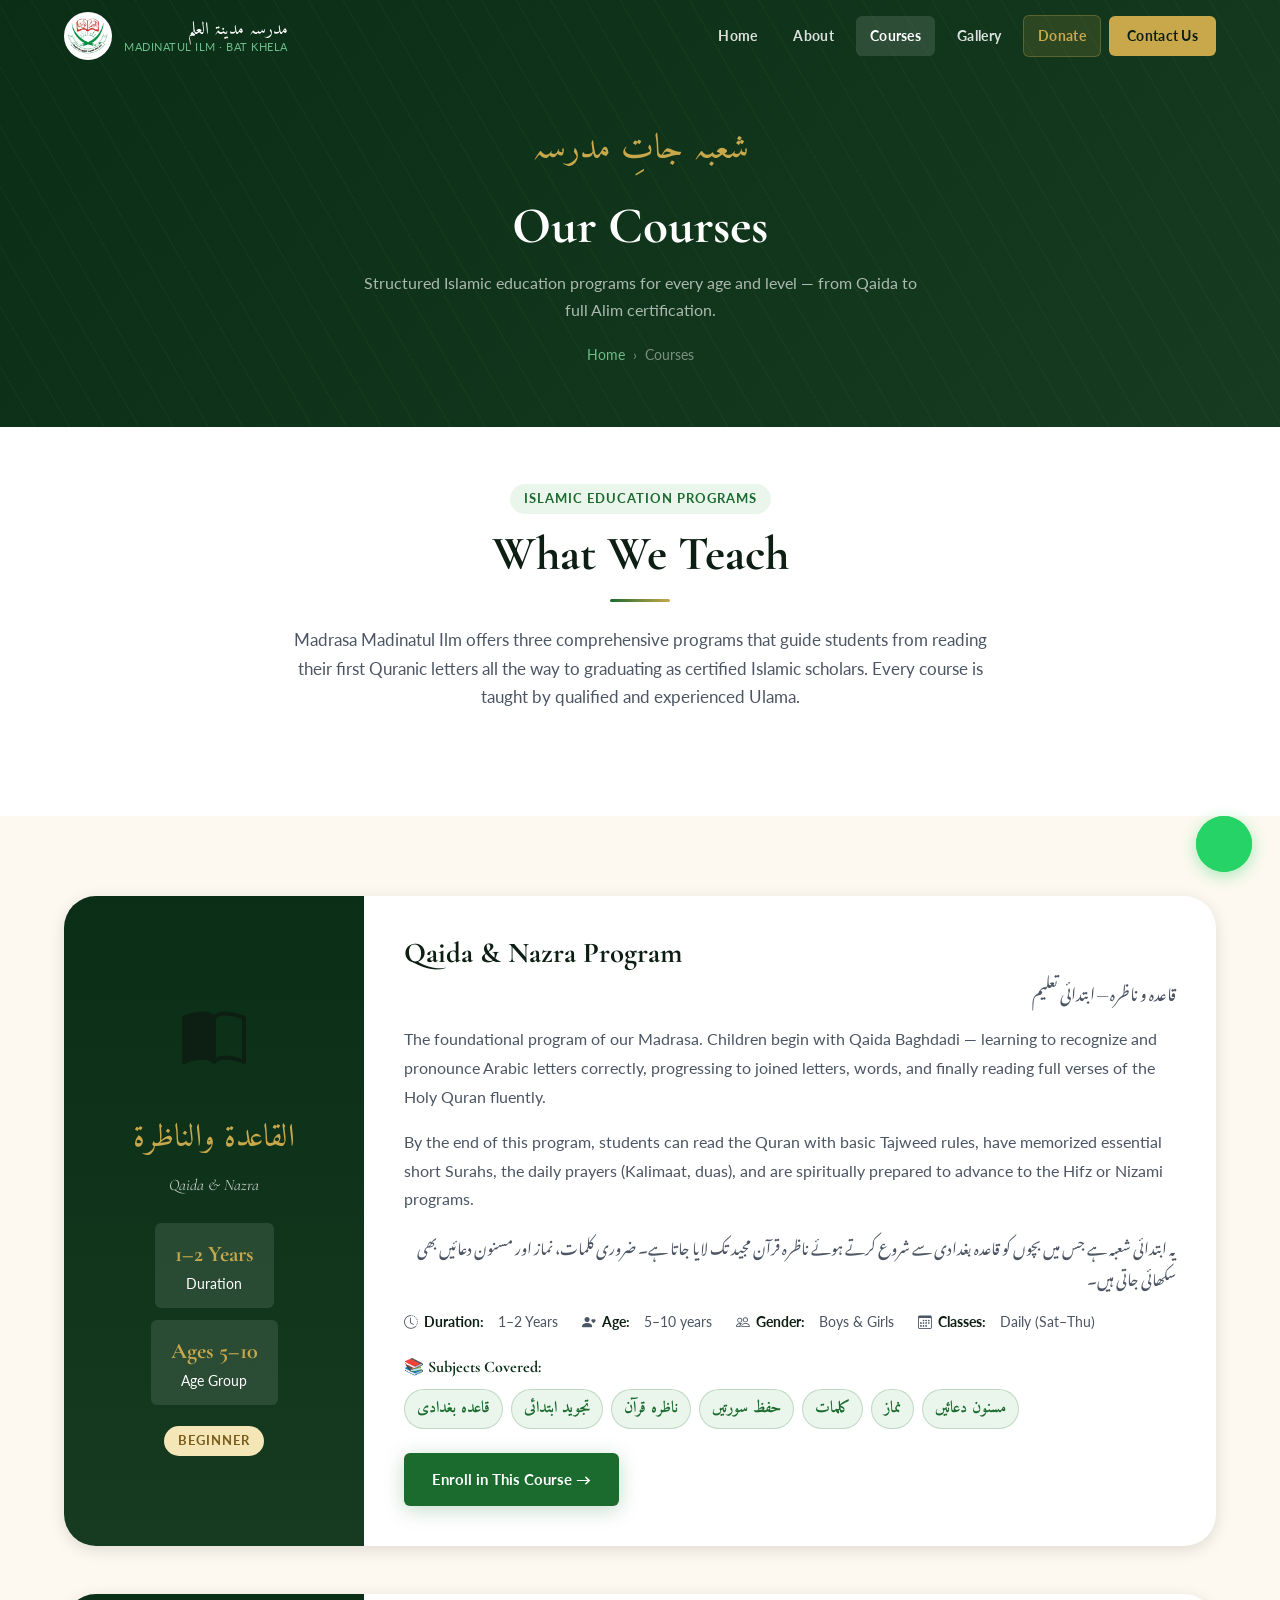
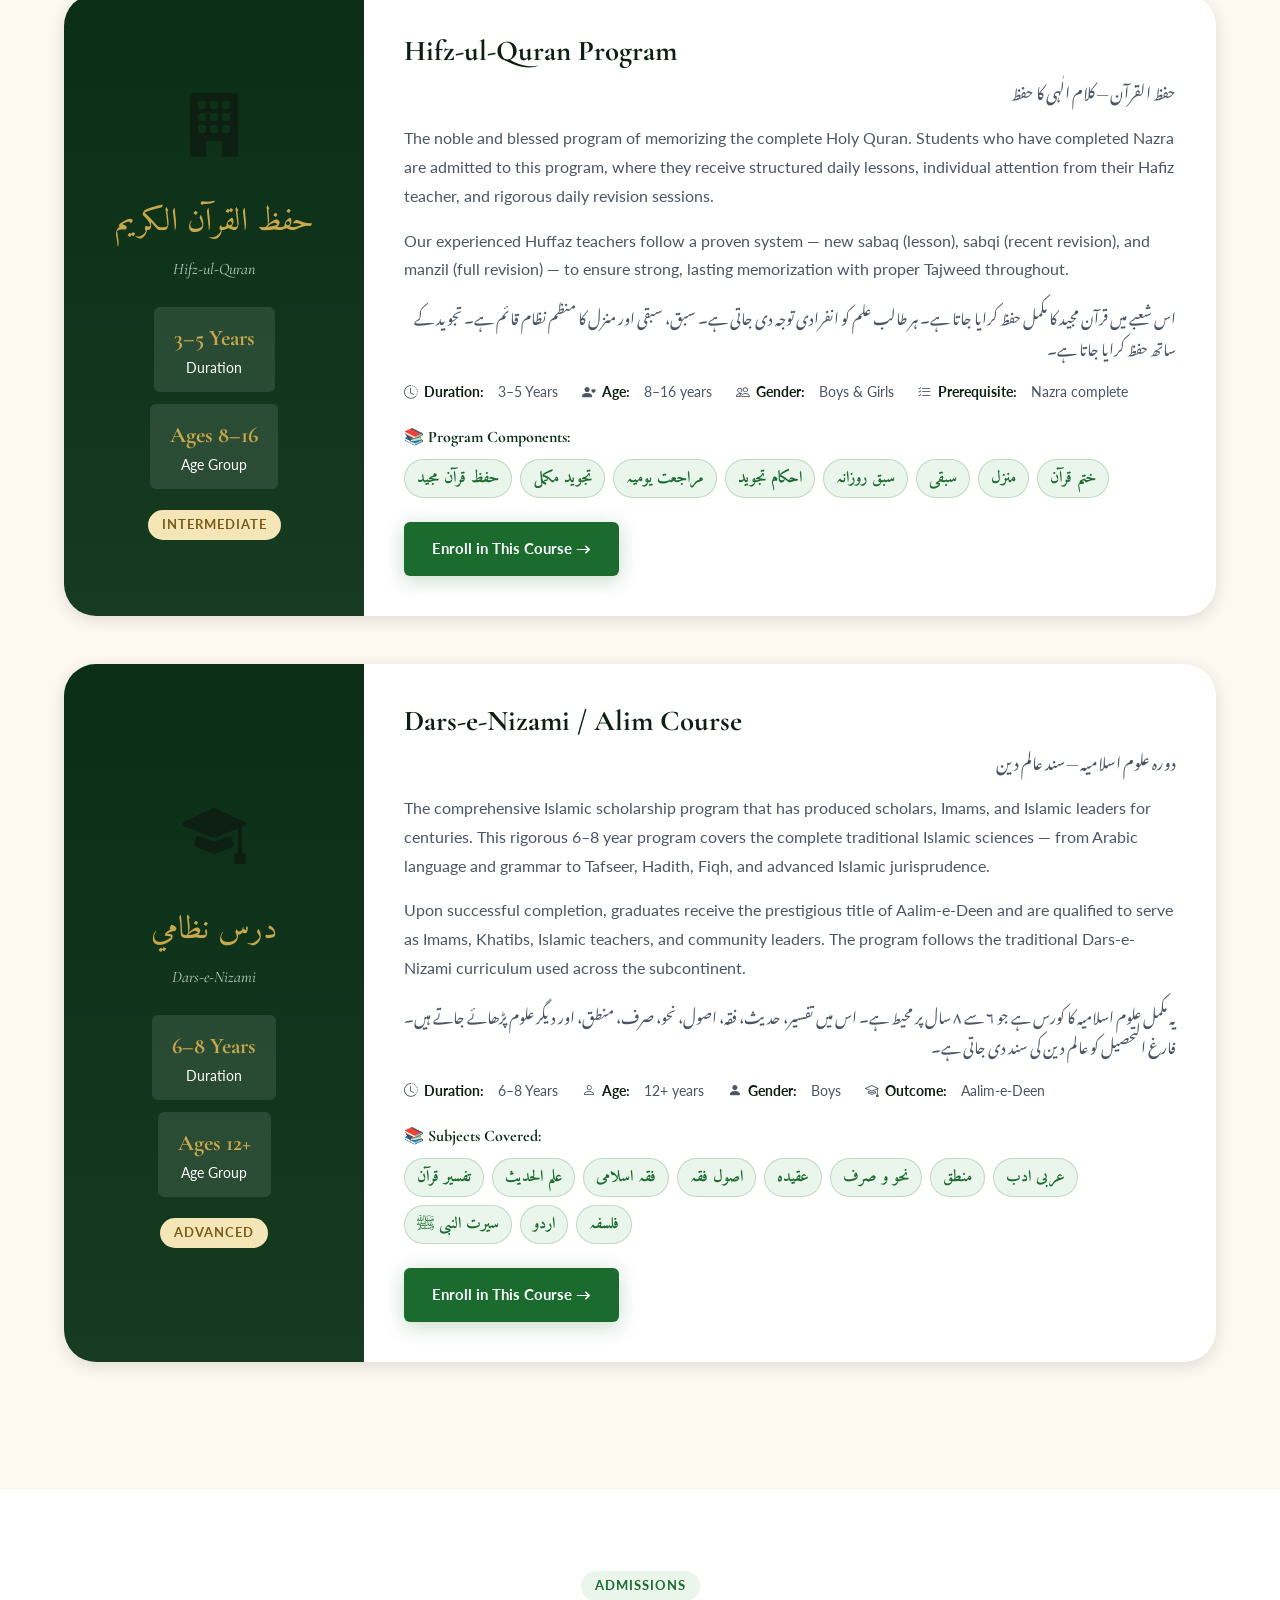
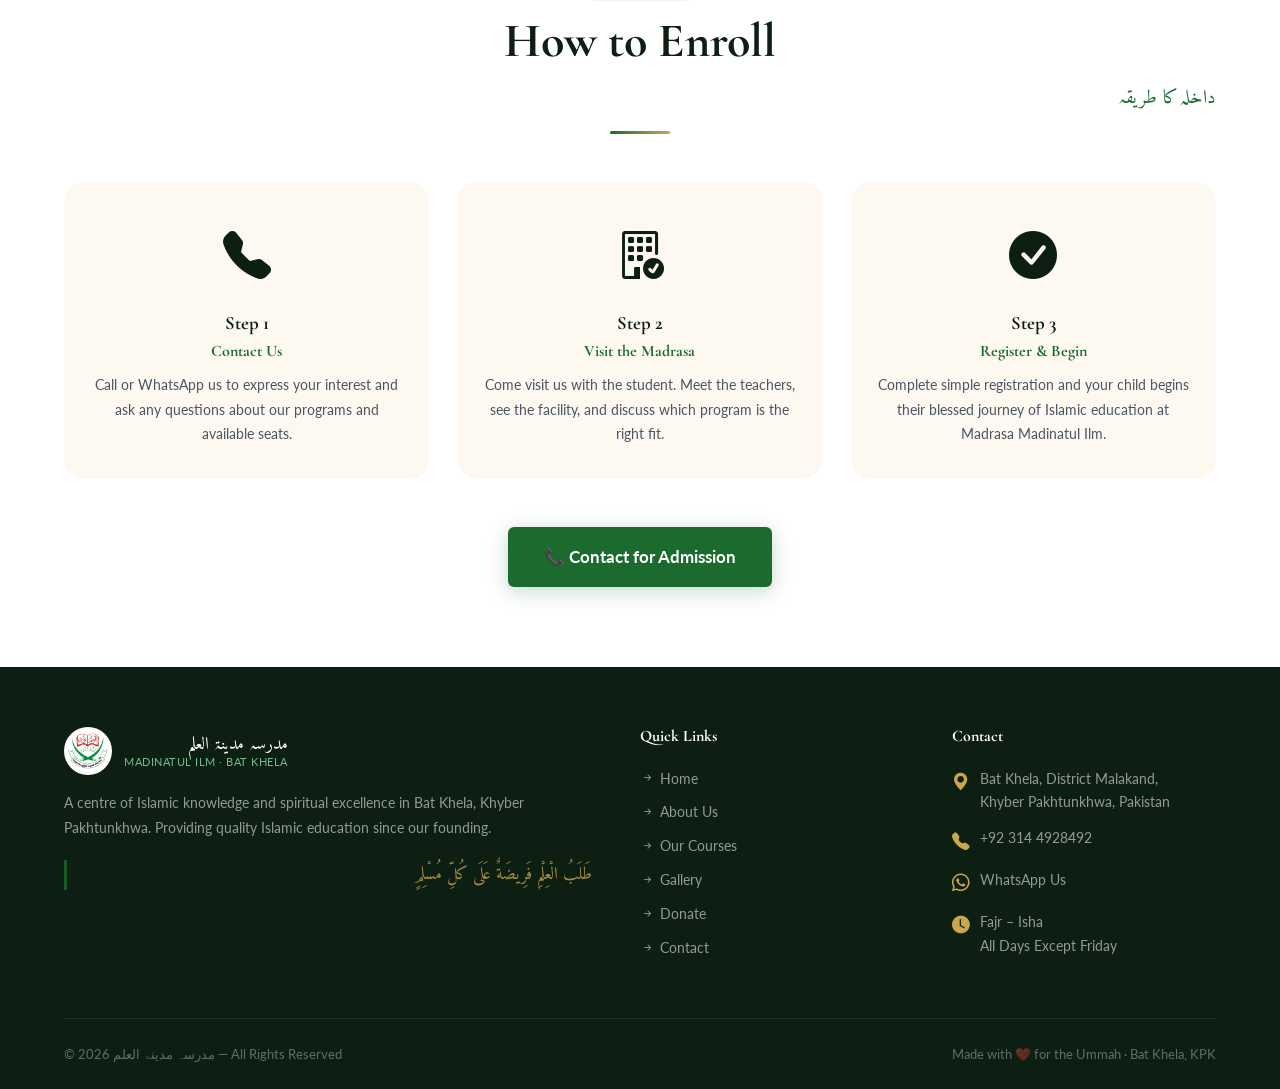
<file: courses.html>
<!DOCTYPE html>
<html lang="en">
<head>
  <meta charset="UTF-8">
  <meta name="viewport" content="width=device-width, initial-scale=1.0">
  <meta name="description" content="Courses at Madrasa Madinatul Ilm — Qaida & Nazra, Hifz-ul-Quran, and Dars-e-Nizami programs in Bat Khela, KPK.">
  <title>Courses — مدرسہ مدینۃ العلم</title>
  <link rel="icon" type="image/png" href="assets/favicon.png">
  <link rel="shortcut icon" href="assets/favicon.png">
  <link rel="apple-touch-icon" href="assets/favicon.png">
  <link rel="stylesheet" href="css/style.css">
  <link rel="stylesheet" href="css/animations.css">
  <link rel="stylesheet" href="css/responsive.css">
  <link rel="stylesheet" href="https://cdn.jsdelivr.net/npm/bootstrap-icons@1.11.3/font/bootstrap-icons.min.css">
</head>
<body data-page="courses" class="page-fade-in">

  <div id="navbar-placeholder"></div>

  <!-- PAGE HERO -->
  <section class="page-hero">
    <div class="container page-hero-content">
      <span class="arabic-title">شعبہ جاتِ مدرسہ</span>
      <h1>Our Courses</h1>
      <p>Structured Islamic education programs for every age and level — from Qaida to full Alim certification.</p>
      <div class="breadcrumb">
        <a href="index.html">Home</a>
        <span>›</span>
        <span>Courses</span>
      </div>
    </div>
  </section>

  <!-- INTRO -->
  <section style="background:var(--white);padding:56px 0;">
    <div class="container text-center reveal">
      <span class="badge">Islamic Education Programs</span>
      <h2 class="section-title" style="margin-top:12px;">What We Teach</h2>
      <div class="divider"></div>
      <p class="section-subtitle" style="max-width:700px;">
        Madrasa Madinatul Ilm offers three comprehensive programs that guide students from reading their first Quranic letters all the way to graduating as certified Islamic scholars. Every course is taught by qualified and experienced Ulama.
      </p>
    </div>
  </section>

  <!-- COURSES -->
  <section class="courses-section">
    <div class="container">

      <!-- Course 1: Qaida & Nazra -->
      <div class="full-course-card reveal" id="qaida-nazra">
        <div class="full-course-sidebar">
          <span class="fcs-icon"><i class="bi bi-book-half"></i></span>
          <span class="fcs-name-arabic">القاعدة والناظرة</span>
          <span class="fcs-name-en">Qaida &amp; Nazra</span>
          <div class="fcs-duration">
            <strong>1–2 Years</strong>
            Duration
          </div>
          <div class="fcs-duration" style="margin-top:12px;">
            <strong>Ages 5–10</strong>
            Age Group
          </div>
          <div style="margin-top:20px;">
            <span class="badge badge-gold">Beginner</span>
          </div>
        </div>
        <div class="full-course-body">
          <h2>Qaida &amp; Nazra Program</h2>
          <span class="urdu-title">قاعدہ و ناظرہ — ابتدائی تعلیم</span>

          <p>The foundational program of our Madrasa. Children begin with Qaida Baghdadi — learning to recognize and pronounce Arabic letters correctly, progressing to joined letters, words, and finally reading full verses of the Holy Quran fluently.</p>

          <p>By the end of this program, students can read the Quran with basic Tajweed rules, have memorized essential short Surahs, the daily prayers (Kalimaat, duas), and are spiritually prepared to advance to the Hifz or Nizami programs.</p>

          <p class="urdu" style="color:var(--gray-600);line-height:2;font-size:0.95rem;">
            یہ ابتدائی شعبہ ہے جس میں بچوں کو قاعدہ بغدادی سے شروع کرتے ہوئے ناظرہ قرآن مجید تک لایا جاتا ہے۔ ضروری کلمات، نماز اور مسنون دعائیں بھی سکھائی جاتی ہیں۔
          </p>

          <div class="course-info-row">
            <div class="course-info-item"><i class="bi bi-clock-history"></i> <strong>Duration:</strong>&nbsp; 1–2 Years</div>
            <div class="course-info-item"><i class="bi bi-person-heart"></i> <strong>Age:</strong>&nbsp; 5–10 years</div>
            <div class="course-info-item"><i class="bi bi-people"></i> <strong>Gender:</strong>&nbsp; Boys &amp; Girls</div>
            <div class="course-info-item"><i class="bi bi-calendar3"></i> <strong>Classes:</strong>&nbsp; Daily (Sat–Thu)</div>
          </div>

          <div class="course-subjects">
            <h4>📚 Subjects Covered:</h4>
            <div class="subjects-tags">
              <span class="subject-tag arabic">قاعدہ بغدادی</span>
              <span class="subject-tag arabic">تجوید ابتدائی</span>
              <span class="subject-tag arabic">ناظرہ قرآن</span>
              <span class="subject-tag arabic">حفظ سورتیں</span>
              <span class="subject-tag arabic">کلمات</span>
              <span class="subject-tag arabic">نماز</span>
              <span class="subject-tag arabic">مسنون دعائیں</span>
            </div>
          </div>

          <a href="contact.html" class="btn btn-primary">Enroll in This Course →</a>
        </div>
      </div>

      <!-- Course 2: Hifz -->
      <div class="full-course-card reveal" id="hifz">
        <div class="full-course-sidebar">
          <span class="fcs-icon"><i class="bi bi-building-fill"></i></span>
          <span class="fcs-name-arabic">حفظ القرآن الكريم</span>
          <span class="fcs-name-en">Hifz-ul-Quran</span>
          <div class="fcs-duration">
            <strong>3–5 Years</strong>
            Duration
          </div>
          <div class="fcs-duration" style="margin-top:12px;">
            <strong>Ages 8–16</strong>
            Age Group
          </div>
          <div style="margin-top:20px;">
            <span class="badge badge-gold">Intermediate</span>
          </div>
        </div>
        <div class="full-course-body">
          <h2>Hifz-ul-Quran Program</h2>
          <span class="urdu-title">حفظ القرآن — کلام الٰہی کا حفظ</span>

          <p>The noble and blessed program of memorizing the complete Holy Quran. Students who have completed Nazra are admitted to this program, where they receive structured daily lessons, individual attention from their Hafiz teacher, and rigorous daily revision sessions.</p>

          <p>Our experienced Huffaz teachers follow a proven system — new sabaq (lesson), sabqi (recent revision), and manzil (full revision) — to ensure strong, lasting memorization with proper Tajweed throughout.</p>

          <p class="urdu" style="color:var(--gray-600);line-height:2;font-size:0.95rem;">
            اس شعبے میں قرآن مجید کا مکمل حفظ کرایا جاتا ہے۔ ہر طالب علم کو انفرادی توجہ دی جاتی ہے۔ سبق، سبقی اور منزل کا منظم نظام قائم ہے۔ تجوید کے ساتھ حفظ کرایا جاتا ہے۔
          </p>

          <div class="course-info-row">
            <div class="course-info-item"><i class="bi bi-clock-history"></i> <strong>Duration:</strong>&nbsp; 3–5 Years</div>
            <div class="course-info-item"><i class="bi bi-person-heart"></i> <strong>Age:</strong>&nbsp; 8–16 years</div>
            <div class="course-info-item"><i class="bi bi-people"></i> <strong>Gender:</strong>&nbsp; Boys &amp; Girls</div>
            <div class="course-info-item"><i class="bi bi-list-check"></i> <strong>Prerequisite:</strong>&nbsp; Nazra complete</div>
          </div>

          <div class="course-subjects">
            <h4>📚 Program Components:</h4>
            <div class="subjects-tags">
              <span class="subject-tag arabic">حفظ قرآن مجید</span>
              <span class="subject-tag arabic">تجوید مکمل</span>
              <span class="subject-tag arabic">مراجعت یومیہ</span>
              <span class="subject-tag arabic">احکام تجوید</span>
              <span class="subject-tag arabic">سبق روزانہ</span>
              <span class="subject-tag arabic">سبقی</span>
              <span class="subject-tag arabic">منزل</span>
              <span class="subject-tag arabic">ختم قرآن</span>
            </div>
          </div>

          <a href="contact.html" class="btn btn-primary">Enroll in This Course →</a>
        </div>
      </div>

      <!-- Course 3: Dars-e-Nizami -->
      <div class="full-course-card reveal" id="alim">
        <div class="full-course-sidebar">
          <span class="fcs-icon"><i class="bi bi-mortarboard-fill"></i></span>
          <span class="fcs-name-arabic">درس نظامي</span>
          <span class="fcs-name-en">Dars-e-Nizami</span>
          <div class="fcs-duration">
            <strong>6–8 Years</strong>
            Duration
          </div>
          <div class="fcs-duration" style="margin-top:12px;">
            <strong>Ages 12+</strong>
            Age Group
          </div>
          <div style="margin-top:20px;">
            <span class="badge badge-gold">Advanced</span>
          </div>
        </div>
        <div class="full-course-body">
          <h2>Dars-e-Nizami / Alim Course</h2>
          <span class="urdu-title">دورہ علوم اسلامیہ — سند عالم دین</span>

          <p>The comprehensive Islamic scholarship program that has produced scholars, Imams, and Islamic leaders for centuries. This rigorous 6–8 year program covers the complete traditional Islamic sciences — from Arabic language and grammar to Tafseer, Hadith, Fiqh, and advanced Islamic jurisprudence.</p>

          <p>Upon successful completion, graduates receive the prestigious title of Aalim-e-Deen and are qualified to serve as Imams, Khatibs, Islamic teachers, and community leaders. The program follows the traditional Dars-e-Nizami curriculum used across the subcontinent.</p>

          <p class="urdu" style="color:var(--gray-600);line-height:2;font-size:0.95rem;">
            یہ مکمل علوم اسلامیہ کا کورس ہے جو ۶ سے ۸ سال پر محیط ہے۔ اس میں تفسیر، حدیث، فقہ، اصول، نحو، صرف، منطق، اور دیگر علوم پڑھائے جاتے ہیں۔ فارغ التحصیل کو عالم دین کی سند دی جاتی ہے۔
          </p>

          <div class="course-info-row">
            <div class="course-info-item"><i class="bi bi-clock-history"></i> <strong>Duration:</strong>&nbsp; 6–8 Years</div>
            <div class="course-info-item"><i class="bi bi-person"></i> <strong>Age:</strong>&nbsp; 12+ years</div>
            <div class="course-info-item"><i class="bi bi-person-fill"></i> <strong>Gender:</strong>&nbsp; Boys</div>
            <div class="course-info-item"><i class="bi bi-mortarboard"></i> <strong>Outcome:</strong>&nbsp; Aalim-e-Deen</div>
          </div>

          <div class="course-subjects">
            <h4>📚 Subjects Covered:</h4>
            <div class="subjects-tags">
              <span class="subject-tag arabic">تفسیر قرآن</span>
              <span class="subject-tag arabic">علم الحدیث</span>
              <span class="subject-tag arabic">فقہ اسلامی</span>
              <span class="subject-tag arabic">اصول فقہ</span>
              <span class="subject-tag arabic">عقیدہ</span>
              <span class="subject-tag arabic">نحو و صرف</span>
              <span class="subject-tag arabic">منطق</span>
              <span class="subject-tag arabic">عربی ادب</span>
              <span class="subject-tag arabic">سیرت النبی ﷺ</span>
              <span class="subject-tag arabic">اردو</span>
              <span class="subject-tag arabic">فلسفہ</span>
            </div>
          </div>

          <a href="contact.html" class="btn btn-primary">Enroll in This Course →</a>
        </div>
      </div>

    </div>
  </section>

  <!-- ADMISSION INFO -->
  <section style="background:var(--white);padding:var(--section-pad) 0;">
    <div class="container">
      <div class="text-center reveal">
        <span class="badge">Admissions</span>
        <h2 class="section-title" style="margin-top:12px;">How to Enroll</h2>
        <p class="arabic" style="font-size:1.2rem;color:var(--green-700);">داخلہ کا طریقہ</p>
        <div class="divider"></div>
      </div>

      <div class="steps-grid reveal-stagger">
        <div class="step-item" style="text-align:center;padding:32px 24px;background:var(--cream);border-radius:var(--radius-lg);">
          <div style="font-size:3rem;margin-bottom:16px;"><i class="bi bi-telephone-fill"></i></div>
          <h3 style="margin-bottom:8px;">Step 1</h3>
          <h4 style="color:var(--green-700);margin-bottom:12px;">Contact Us</h4>
          <p style="font-size:0.9rem;color:var(--gray-600);">Call or WhatsApp us to express your interest and ask any questions about our programs and available seats.</p>
        </div>
        <div class="step-item" style="text-align:center;padding:32px 24px;background:var(--cream);border-radius:var(--radius-lg);">
          <div style="font-size:3rem;margin-bottom:16px;"><i class="bi bi-building-check"></i></div>
          <h3 style="margin-bottom:8px;">Step 2</h3>
          <h4 style="color:var(--green-700);margin-bottom:12px;">Visit the Madrasa</h4>
          <p style="font-size:0.9rem;color:var(--gray-600);">Come visit us with the student. Meet the teachers, see the facility, and discuss which program is the right fit.</p>
        </div>
        <div class="step-item" style="text-align:center;padding:32px 24px;background:var(--cream);border-radius:var(--radius-lg);">
          <div style="font-size:3rem;margin-bottom:16px;"><i class="bi bi-check-circle-fill"></i></div>
          <h3 style="margin-bottom:8px;">Step 3</h3>
          <h4 style="color:var(--green-700);margin-bottom:12px;">Register &amp; Begin</h4>
          <p style="font-size:0.9rem;color:var(--gray-600);">Complete simple registration and your child begins their blessed journey of Islamic education at Madrasa Madinatul Ilm.</p>
        </div>
      </div>

      <div class="text-center" style="margin-top:48px;">
        <a href="contact.html" class="btn btn-primary" style="font-size:1.05rem;padding:16px 36px;">📞 Contact for Admission</a>
      </div>
    </div>
  </section>

  <div id="footer-placeholder"></div>
  <script src="js/main.js" defer></script>
</body>
</html>
</file>
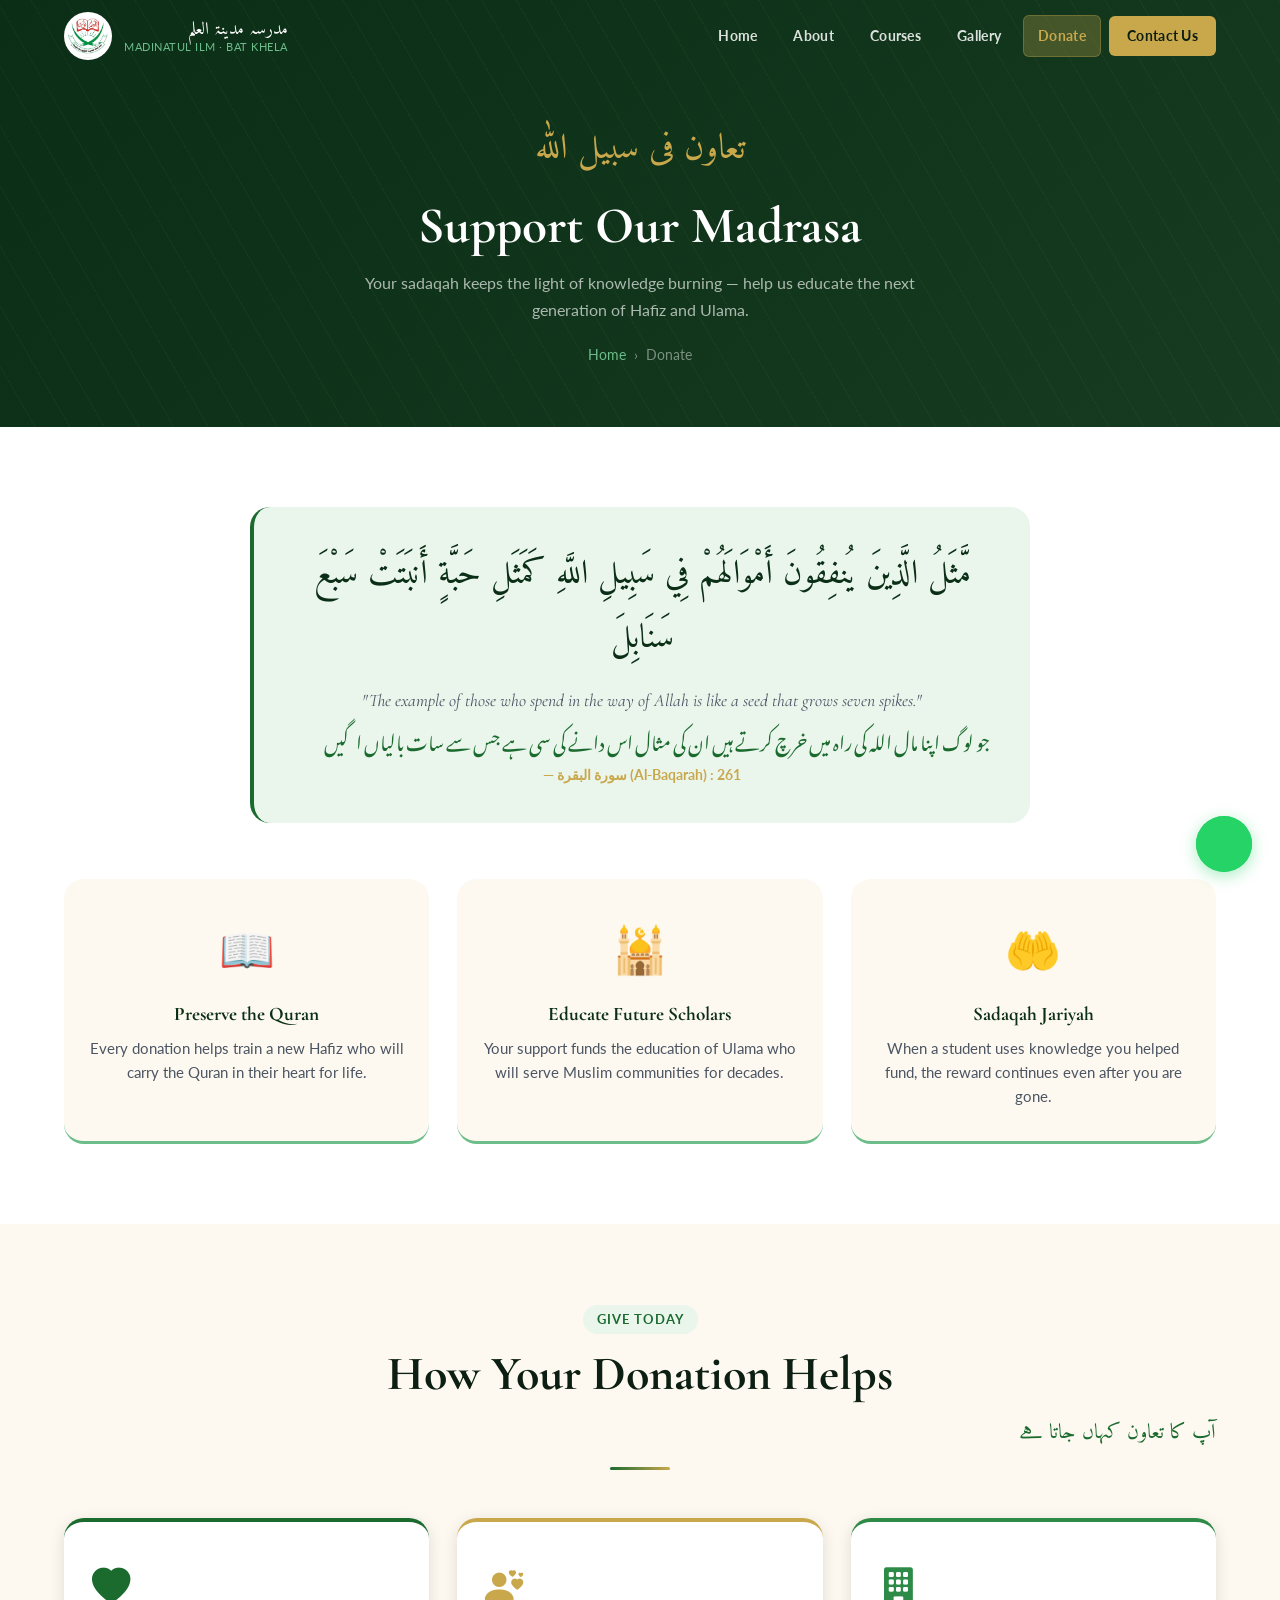
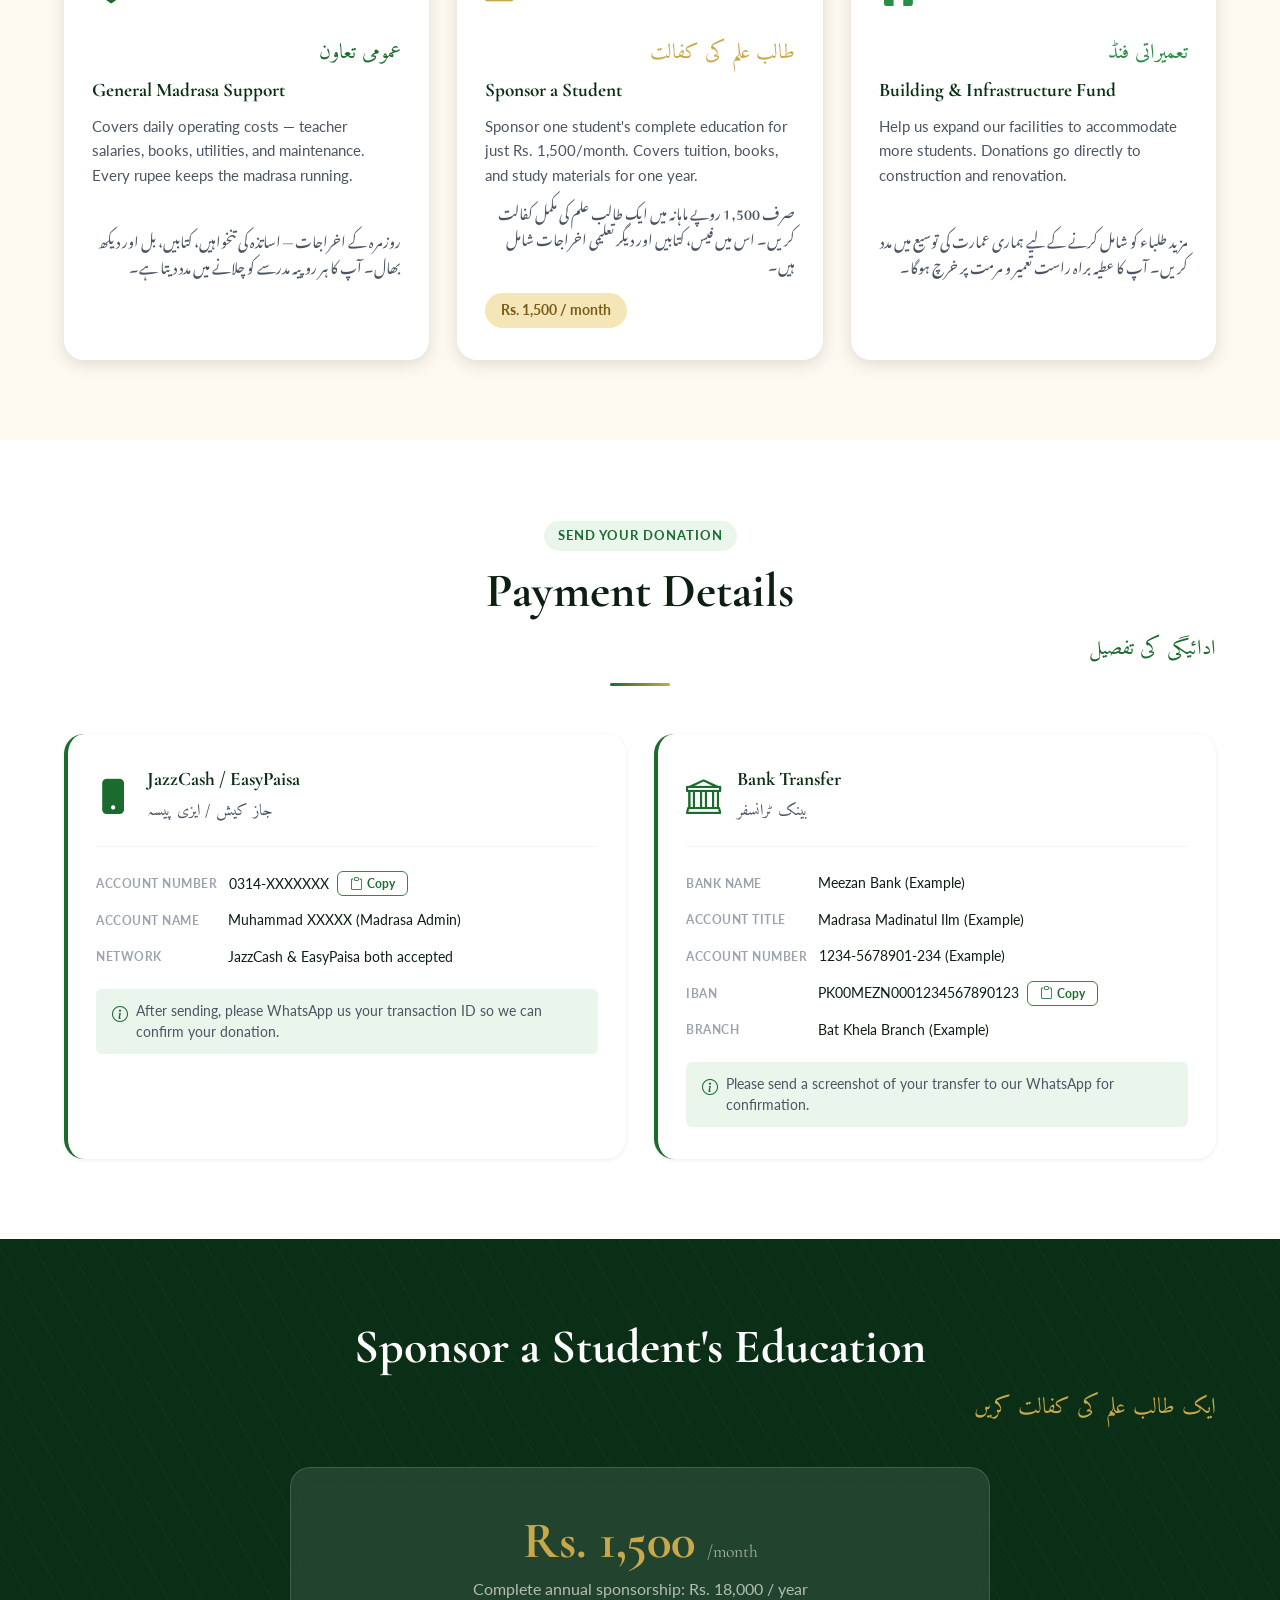
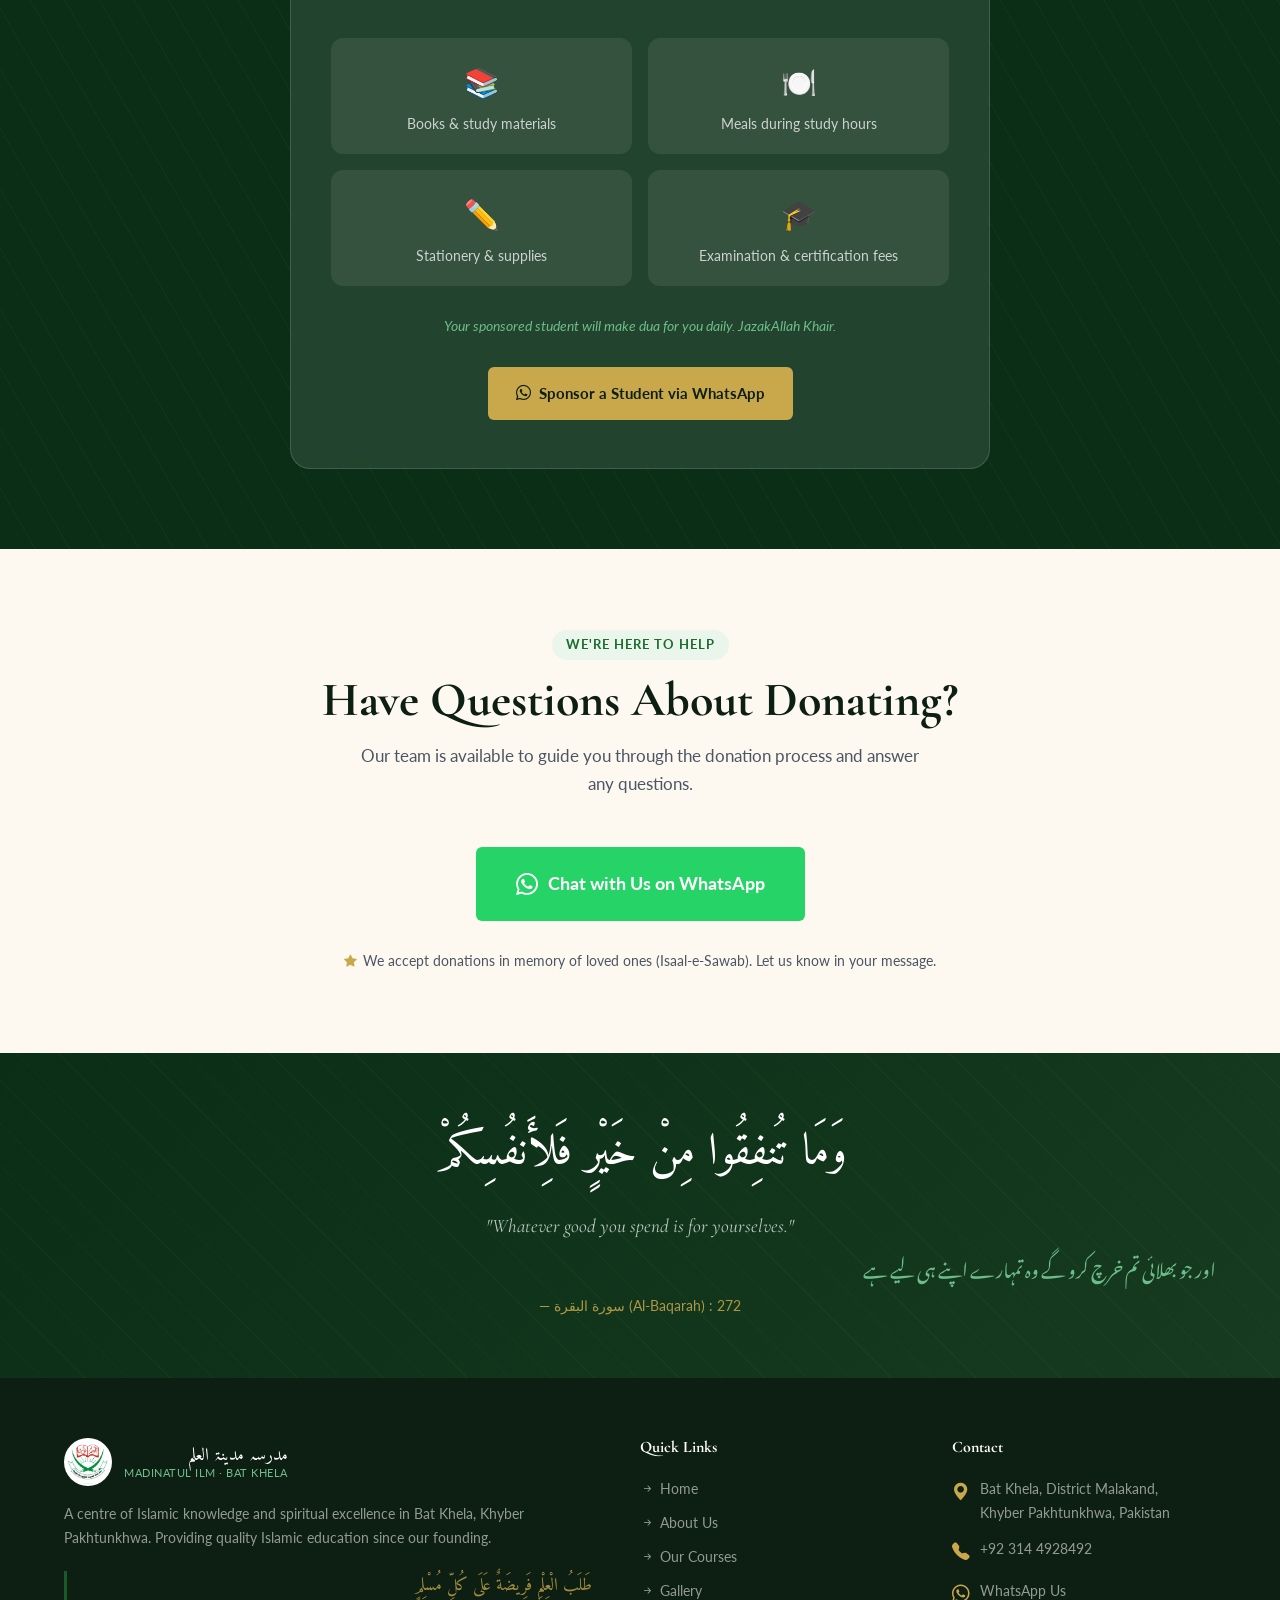
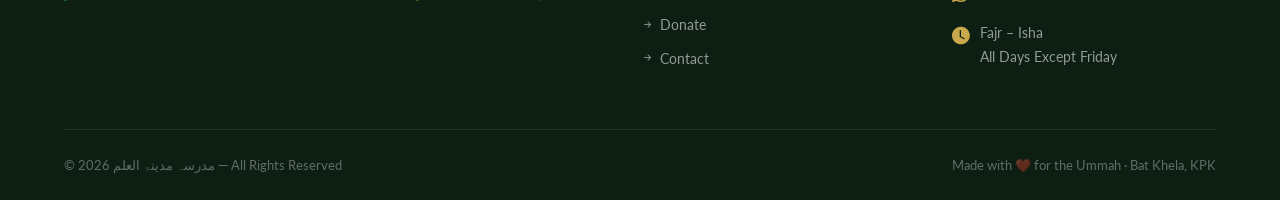
<file: donation.html>
<!DOCTYPE html>
<html lang="en">
<head>
  <meta charset="UTF-8">
  <meta name="viewport" content="width=device-width, initial-scale=1.0">
  <meta name="description" content="Support Madrasa Madinatul Ilm — donate to fund Islamic education, sponsor a student, or contribute to our building fund in Bat Khela, KPK.">
  <title>Donate — مدرسہ مدینۃ العلم</title>
  <link rel="icon" type="image/png" href="assets/favicon.png">
  <link rel="shortcut icon" href="assets/favicon.png">
  <link rel="apple-touch-icon" href="assets/favicon.png">
  <link rel="stylesheet" href="css/style.css">
  <link rel="stylesheet" href="css/animations.css">
  <link rel="stylesheet" href="css/responsive.css">
  <link rel="stylesheet" href="https://cdn.jsdelivr.net/npm/bootstrap-icons@1.11.3/font/bootstrap-icons.min.css">
</head>
<body data-page="donation" class="page-fade-in">

  <div id="navbar-placeholder"></div>

  <!-- ══════════════════════════════════════
       PAGE HERO
  ══════════════════════════════════════ -->
  <section class="page-hero">
    <div class="container page-hero-content">
      <span class="arabic-title">تعاون فی سبیل اللہ</span>
      <h1>Support Our Madrasa</h1>
      <p>Your sadaqah keeps the light of knowledge burning — help us educate the next generation of Hafiz and Ulama.</p>
      <div class="breadcrumb">
        <a href="index.html">Home</a>
        <span>›</span>
        <span>Donate</span>
      </div>
    </div>
  </section>

  <!-- ══════════════════════════════════════
       WHY DONATE
  ══════════════════════════════════════ -->
  <section class="donate-why section-pad">
    <div class="container">

      <div class="donate-verse reveal">
        <p class="donate-verse-arabic arabic">مَّثَلُ الَّذِينَ يُنفِقُونَ أَمْوَالَهُمْ فِي سَبِيلِ اللَّهِ كَمَثَلِ حَبَّةٍ أَنبَتَتْ سَبْعَ سَنَابِلَ</p>
        <p class="donate-verse-translation">"The example of those who spend in the way of Allah is like a seed that grows seven spikes."</p>
        <p class="donate-verse-urdu urdu" style="font-size:1.15rem;color:var(--green-700);margin-bottom:8px;">جو لوگ اپنا مال اللہ کی راہ میں خرچ کرتے ہیں ان کی مثال اس دانے کی سی ہے جس سے سات بالیاں اگیں</p>
        <p class="donate-verse-ref">— سورة البقرة (Al-Baqarah) : 261</p>
      </div>

      <div class="donate-impact-grid reveal-stagger">
        <div class="donate-impact-item">
          <span class="donate-impact-icon">📖</span>
          <h3>Preserve the Quran</h3>
          <p>Every donation helps train a new Hafiz who will carry the Quran in their heart for life.</p>
        </div>
        <div class="donate-impact-item">
          <span class="donate-impact-icon">🕌</span>
          <h3>Educate Future Scholars</h3>
          <p>Your support funds the education of Ulama who will serve Muslim communities for decades.</p>
        </div>
        <div class="donate-impact-item">
          <span class="donate-impact-icon">🤲</span>
          <h3>Sadaqah Jariyah</h3>
          <p>When a student uses knowledge you helped fund, the reward continues even after you are gone.</p>
        </div>
      </div>

    </div>
  </section>

  <!-- ══════════════════════════════════════
       DONATION CATEGORIES
  ══════════════════════════════════════ -->
  <section class="donate-categories section-pad">
    <div class="container">
      <div class="text-center reveal">
        <span class="badge">Give Today</span>
        <h2 class="section-title" style="margin-top:12px;">How Your Donation Helps</h2>
        <p class="arabic" style="font-size:1.3rem;color:var(--green-700);margin-bottom:8px;">آپ کا تعاون کہاں جاتا ہے</p>
        <div class="divider"></div>
      </div>

      <div class="donation-categories-grid reveal-stagger">

        <!-- Card 1 — General Support -->
        <div class="donation-cat-card" style="border-top-color:var(--green-700);">
          <div class="donation-cat-icon" style="color:var(--green-700);">
            <i class="bi bi-heart-fill"></i>
          </div>
          <span class="donation-cat-arabic" style="color:var(--green-700);">عمومی تعاون</span>
          <h3>General Madrasa Support</h3>
          <p>Covers daily operating costs — teacher salaries, books, utilities, and maintenance. Every rupee keeps the madrasa running.</p>
          <p class="urdu" style="font-size:0.9rem;color:var(--gray-600);margin-top:12px;line-height:1.8;">روزمرہ کے اخراجات — اساتذہ کی تنخواہیں، کتابیں، بل اور دیکھ بھال۔ آپ کا ہر روپیہ مدرسے کو چلانے میں مدد دیتا ہے۔</p>
        </div>

        <!-- Card 2 — Student Sponsorship -->
        <div class="donation-cat-card" style="border-top-color:var(--gold);">
          <div class="donation-cat-icon" style="color:var(--gold);">
            <i class="bi bi-person-hearts"></i>
          </div>
          <span class="donation-cat-arabic" style="color:var(--gold);">طالب علم کی کفالت</span>
          <h3>Sponsor a Student</h3>
          <p>Sponsor one student's complete education for just Rs. 1,500/month. Covers tuition, books, and study materials for one year.</p>
          <p class="urdu" style="font-size:0.9rem;color:var(--gray-600);margin-top:12px;line-height:1.8;">صرف 1,500 روپے ماہانہ میں ایک طالب علم کی مکمل کفالت کریں۔ اس میں فیس، کتابیں اور دیگر تعلیمی اخراجات شامل ہیں۔</p>
          <span class="donation-cat-badge">Rs. 1,500 / month</span>
        </div>

        <!-- Card 3 — Building Fund -->
        <div class="donation-cat-card" style="border-top-color:var(--green-500);">
          <div class="donation-cat-icon" style="color:var(--green-500);">
            <i class="bi bi-building-fill"></i>
          </div>
          <span class="donation-cat-arabic" style="color:var(--green-500);">تعمیراتی فنڈ</span>
          <h3>Building &amp; Infrastructure Fund</h3>
          <p>Help us expand our facilities to accommodate more students. Donations go directly to construction and renovation.</p>
          <p class="urdu" style="font-size:0.9rem;color:var(--gray-600);margin-top:12px;line-height:1.8;">مزید طلباء کو شامل کرنے کے لیے ہماری عمارت کی توسیع میں مدد کریں۔ آپ کا عطیہ براہ راست تعمیر و مرمت پر خرچ ہوگا۔</p>
        </div>

      </div>
    </div>
  </section>

  <!-- ══════════════════════════════════════
       PAYMENT METHODS
  ══════════════════════════════════════ -->
  <section class="donate-payment section-pad">
    <div class="container">
      <div class="text-center reveal">
        <span class="badge">Send Your Donation</span>
        <h2 class="section-title" style="margin-top:12px;">Payment Details</h2>
        <p class="arabic" style="font-size:1.3rem;color:var(--green-700);margin-bottom:8px;">ادائیگی کی تفصیل</p>
        <div class="divider"></div>
      </div>

      <div class="donation-methods-grid reveal-stagger">

        <!-- JazzCash -->
        <div class="payment-card">
          <div class="payment-card-header">
            <i class="bi bi-phone-fill payment-card-icon"></i>
            <div>
              <h3>JazzCash / EasyPaisa</h3>
              <span class="payment-card-arabic arabic">جاز کیش / ایزی پیسہ</span>
            </div>
          </div>
          <div class="payment-info-list">
            <div class="payment-info-row">
              <span class="payment-info-label">Account Number</span>
              <span class="payment-info-value">
                0314-XXXXXXX
                <button class="copy-btn" id="copy-jazzcash" onclick="copyToClipboard('0314-XXXXXXX', 'copy-jazzcash')">
                  <i class="bi bi-clipboard"></i> Copy
                </button>
              </span>
            </div>
            <div class="payment-info-row">
              <span class="payment-info-label">Account Name</span>
              <span class="payment-info-value">Muhammad XXXXX (Madrasa Admin)</span>
            </div>
            <div class="payment-info-row">
              <span class="payment-info-label">Network</span>
              <span class="payment-info-value">JazzCash &amp; EasyPaisa both accepted</span>
            </div>
          </div>
          <p class="payment-note"><i class="bi bi-info-circle"></i> After sending, please WhatsApp us your transaction ID so we can confirm your donation.</p>
        </div>

        <!-- Bank Transfer -->
        <div class="payment-card">
          <div class="payment-card-header">
            <i class="bi bi-bank payment-card-icon"></i>
            <div>
              <h3>Bank Transfer</h3>
              <span class="payment-card-arabic arabic">بینک ٹرانسفر</span>
            </div>
          </div>
          <div class="payment-info-list">
            <div class="payment-info-row">
              <span class="payment-info-label">Bank Name</span>
              <span class="payment-info-value">Meezan Bank (Example)</span>
            </div>
            <div class="payment-info-row">
              <span class="payment-info-label">Account Title</span>
              <span class="payment-info-value">Madrasa Madinatul Ilm (Example)</span>
            </div>
            <div class="payment-info-row">
              <span class="payment-info-label">Account Number</span>
              <span class="payment-info-value">1234-5678901-234 (Example)</span>
            </div>
            <div class="payment-info-row">
              <span class="payment-info-label">IBAN</span>
              <span class="payment-info-value">
                PK00MEZN0001234567890123
                <button class="copy-btn" id="copy-iban" onclick="copyToClipboard('PK00MEZN0001234567890123', 'copy-iban')">
                  <i class="bi bi-clipboard"></i> Copy
                </button>
              </span>
            </div>
            <div class="payment-info-row">
              <span class="payment-info-label">Branch</span>
              <span class="payment-info-value">Bat Khela Branch (Example)</span>
            </div>
          </div>
          <p class="payment-note"><i class="bi bi-info-circle"></i> Please send a screenshot of your transfer to our WhatsApp for confirmation.</p>
        </div>

      </div>
    </div>
  </section>

  <!-- ══════════════════════════════════════
       STUDENT SPONSORSHIP
  ══════════════════════════════════════ -->
  <section class="donate-sponsorship">
    <div class="container">
      <div class="text-center reveal" style="margin-bottom:40px;">
        <h2 class="section-title" style="color:var(--white);">Sponsor a Student's Education</h2>
        <p class="arabic" style="font-size:1.4rem;color:var(--gold);margin-top:8px;">ایک طالب علم کی کفالت کریں</p>
      </div>

      <div class="sponsorship-box reveal">
        <div class="sponsorship-amount">Rs. 1,500 <span>/month</span></div>
        <p class="sponsorship-sub">Complete annual sponsorship: Rs. 18,000 / year</p>

        <div class="sponsorship-covers">
          <div class="sponsorship-cover-item">
            <span>📚</span>
            <p>Books &amp; study materials</p>
          </div>
          <div class="sponsorship-cover-item">
            <span>🍽️</span>
            <p>Meals during study hours</p>
          </div>
          <div class="sponsorship-cover-item">
            <span>✏️</span>
            <p>Stationery &amp; supplies</p>
          </div>
          <div class="sponsorship-cover-item">
            <span>🎓</span>
            <p>Examination &amp; certification fees</p>
          </div>
        </div>

        <p class="sponsorship-dua">Your sponsored student will make dua for you daily. JazakAllah Khair.</p>

        <a href="https://wa.me/923144928492?text=السلام علیکم، میں ایک طالب علم کی کفالت کرنا چاہتا ہوں۔"
           class="btn btn-gold" target="_blank" rel="noopener">
          <i class="bi bi-whatsapp"></i> Sponsor a Student via WhatsApp
        </a>
      </div>
    </div>
  </section>

  <!-- ══════════════════════════════════════
       DONATE VIA WHATSAPP
  ══════════════════════════════════════ -->
  <section class="donate-whatsapp section-pad">
    <div class="container text-center reveal">
      <span class="badge">We're Here to Help</span>
      <h2 class="section-title" style="margin-top:12px;">Have Questions About Donating?</h2>
      <p class="section-subtitle">Our team is available to guide you through the donation process and answer any questions.</p>
      <a href="https://wa.me/923144928492?text=السلام علیکم، میں مدرسہ مدینۃ العلم کے لیے عطیہ دینا چاہتا ہوں۔"
         class="btn btn-wa-large" target="_blank" rel="noopener">
        <i class="bi bi-whatsapp"></i> Chat with Us on WhatsApp
      </a>
      <p class="donate-isaal-note">
        <i class="bi bi-star-fill" style="color:var(--gold);font-size:0.8rem;"></i>
        We accept donations in memory of loved ones (Isaal-e-Sawab). Let us know in your message.
      </p>
    </div>
  </section>

  <!-- ══════════════════════════════════════
       QURAN QUOTE BANNER
  ══════════════════════════════════════ -->
  <section class="donate-quote-banner">
    <div class="container reveal">
      <p class="arabic donate-quote-arabic">وَمَا تُنفِقُوا مِنْ خَيْرٍ فَلِأَنفُسِكُمْ</p>
      <p class="donate-quote-translation">"Whatever good you spend is for yourselves."</p>
      <p class="donate-quote-urdu urdu" style="font-size:1.15rem;color:var(--green-300);margin-bottom:12px;">اور جو بھلائی تم خرچ کرو گے وہ تمہارے اپنے ہی لیے ہے</p>
      <p class="donate-quote-ref">— سورة البقرة (Al-Baqarah) : 272</p>
    </div>
  </section>

  <div id="footer-placeholder"></div>

  <script>
    function copyToClipboard(text, btnId) {
      navigator.clipboard.writeText(text).then(() => {
        const btn = document.getElementById(btnId);
        const original = btn.innerHTML;
        btn.innerHTML = '<i class="bi bi-check-lg"></i> Copied!';
        btn.style.background = 'var(--green-500)';
        btn.style.color = 'var(--white)';
        btn.style.borderColor = 'var(--green-500)';
        setTimeout(() => {
          btn.innerHTML = original;
          btn.style.background = '';
          btn.style.color = '';
          btn.style.borderColor = '';
        }, 2000);
      }).catch(() => {
        /* fallback for older browsers */
        const ta = document.createElement('textarea');
        ta.value = text;
        document.body.appendChild(ta);
        ta.select();
        document.execCommand('copy');
        document.body.removeChild(ta);
      });
    }
  </script>
  <script src="js/main.js" defer></script>
</body>
</html>
</file>
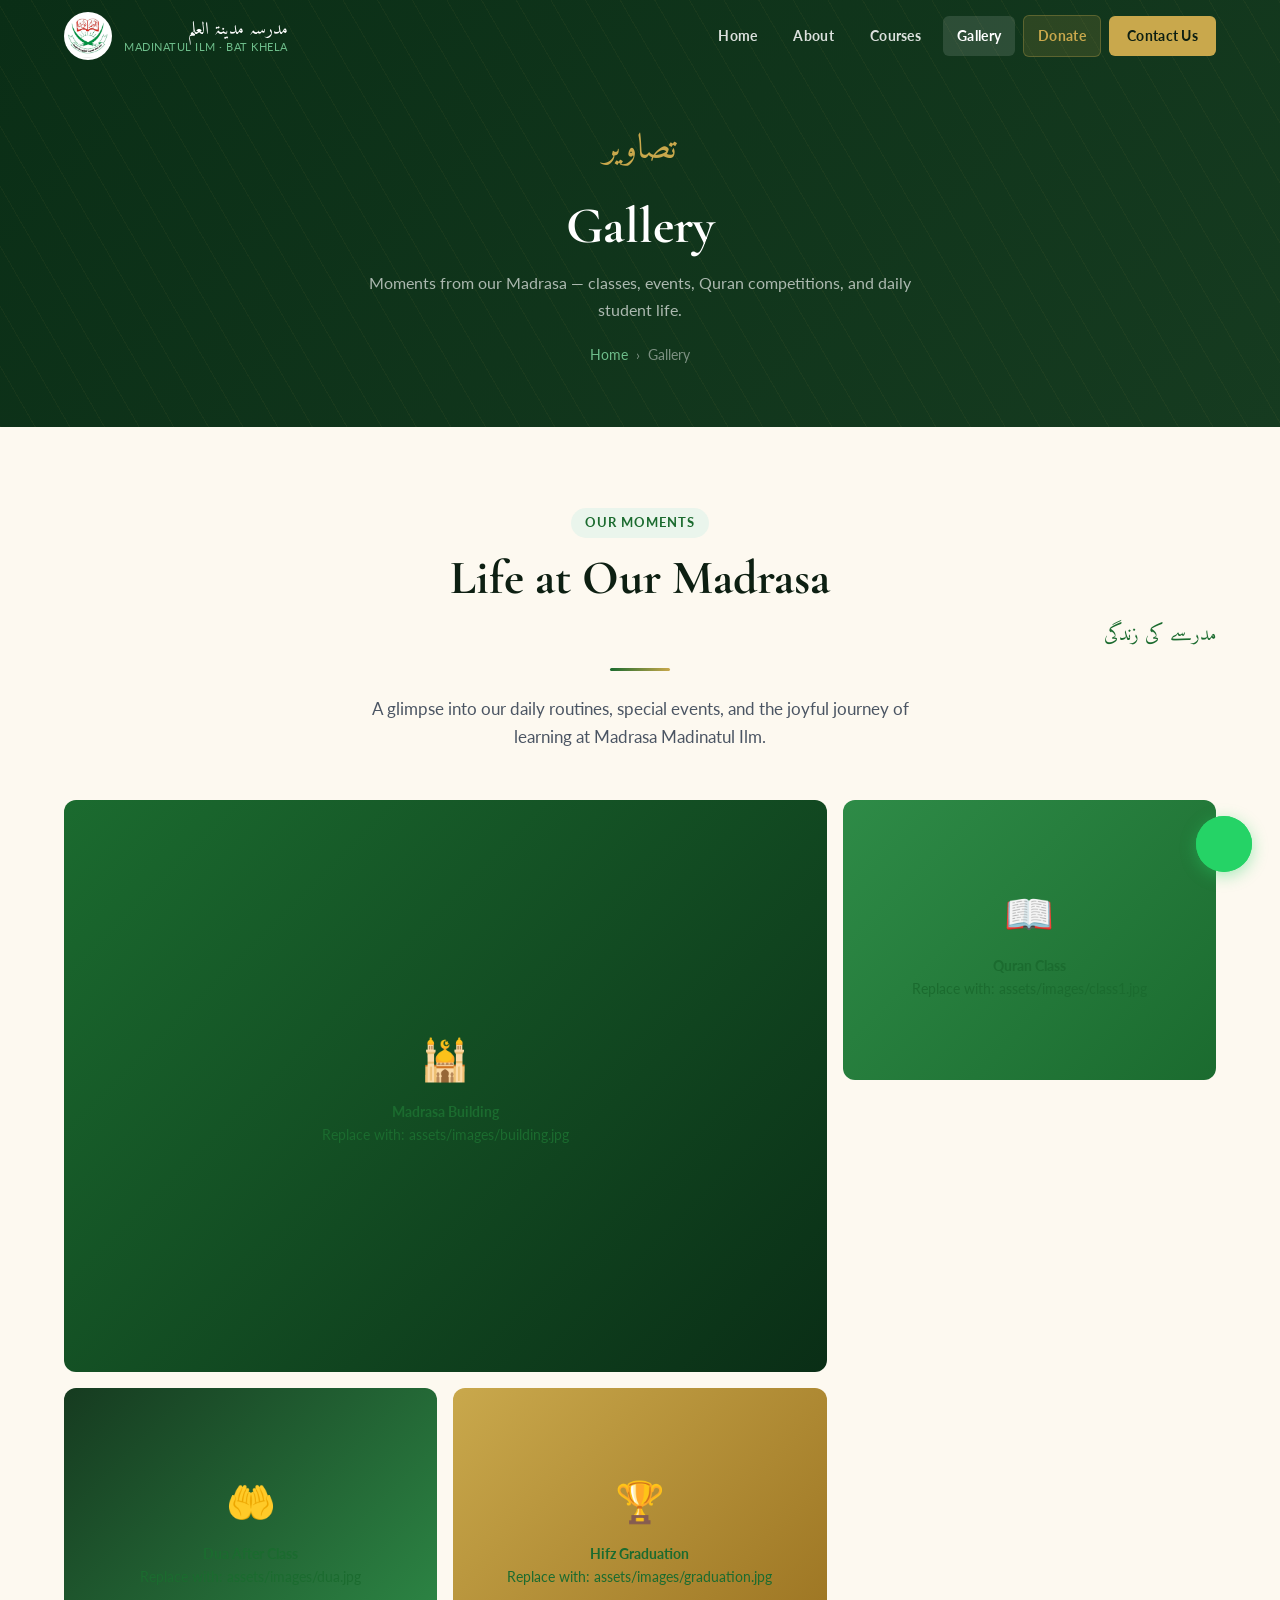
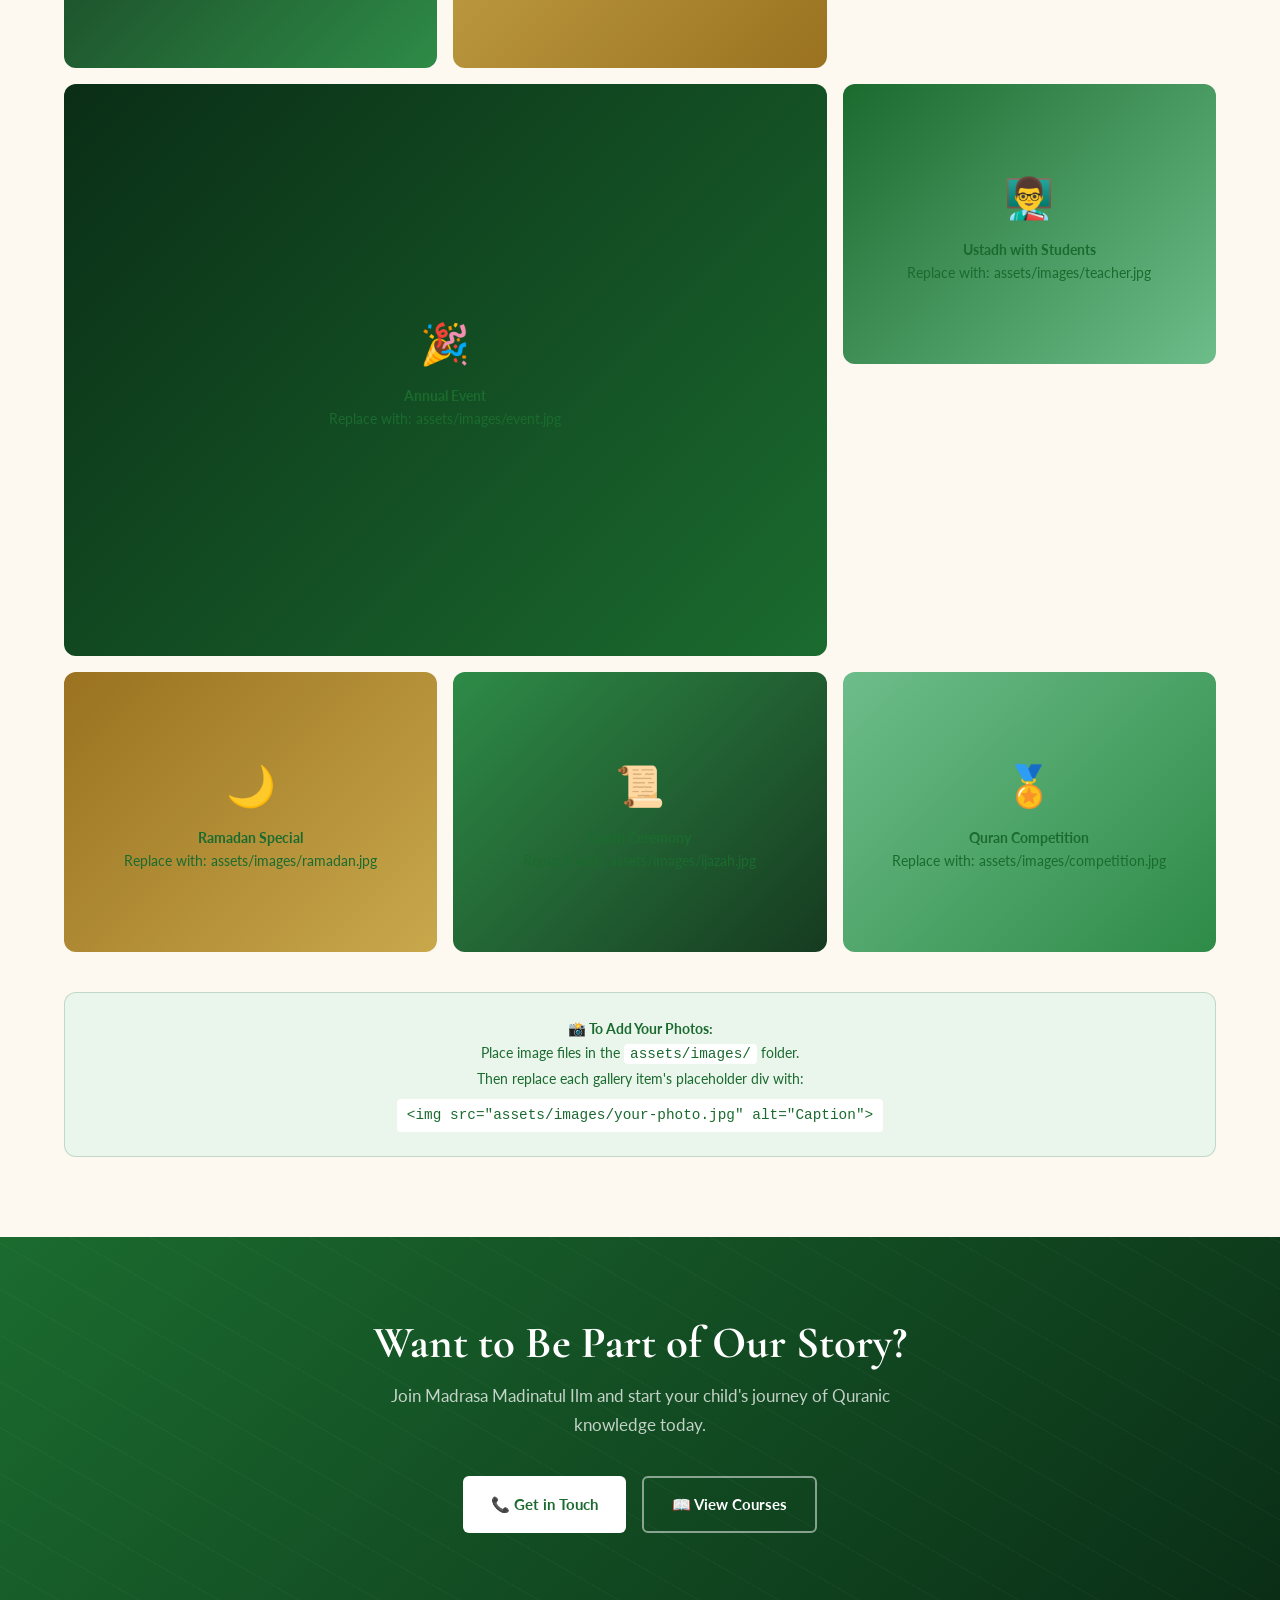
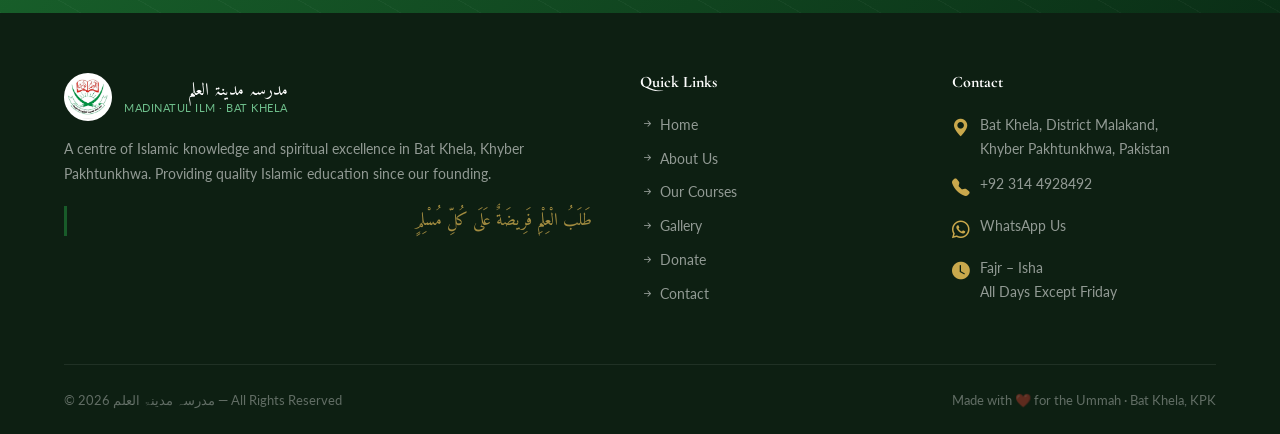
<file: gallery.html>
<!DOCTYPE html>
<html lang="en">
<head>
  <meta charset="UTF-8">
  <meta name="viewport" content="width=device-width, initial-scale=1.0">
  <meta name="description" content="Photo gallery of Madrasa Madinatul Ilm — classes, events, and Quran programs in Bat Khela, KPK.">
  <title>Gallery — مدرسہ مدینۃ العلم</title>
  <link rel="icon" type="image/png" href="assets/favicon.png">
  <link rel="shortcut icon" href="assets/favicon.png">
  <link rel="apple-touch-icon" href="assets/favicon.png">
  <link rel="stylesheet" href="css/style.css">
  <link rel="stylesheet" href="css/animations.css">
  <link rel="stylesheet" href="css/responsive.css">
  <link rel="stylesheet" href="https://cdn.jsdelivr.net/npm/bootstrap-icons@1.11.3/font/bootstrap-icons.min.css">
</head>
<body data-page="gallery" class="page-fade-in">

  <div id="navbar-placeholder"></div>

  <!-- PAGE HERO -->
  <section class="page-hero">
    <div class="container page-hero-content">
      <span class="arabic-title">تصاویر</span>
      <h1>Gallery</h1>
      <p>Moments from our Madrasa — classes, events, Quran competitions, and daily student life.</p>
      <div class="breadcrumb">
        <a href="index.html">Home</a>
        <span>›</span>
        <span>Gallery</span>
      </div>
    </div>
  </section>

  <!-- GALLERY SECTION -->
  <section class="gallery-section">
    <div class="container">
      <div class="text-center reveal">
        <span class="badge">Our Moments</span>
        <h2 class="section-title" style="margin-top:12px;">Life at Our Madrasa</h2>
        <p class="arabic" style="font-size:1.2rem;color:var(--green-700);">مدرسے کی زندگی</p>
        <div class="divider"></div>
        <p class="section-subtitle">
          A glimpse into our daily routines, special events, and the joyful journey of learning at Madrasa Madinatul Ilm.
        </p>
      </div>

      <!-- ── HOW TO ADD PHOTOS ──────────────────────────────
           Replace the placeholder divs below with:
           <img src="assets/images/photo1.jpg" alt="Description">
           Or add data-src for lightbox: data-src="assets/images/photo1.jpg"
      ── ──────────────────────────────────────────────── -->

      <div class="gallery-grid reveal-stagger">

        <!-- Item 1 — Wide -->
        <div class="gallery-item" style="background:linear-gradient(135deg,#1B6B2F,#0A2E16);">
          <div class="gallery-item-placeholder">
            <span>🕌</span>
            <p><strong>Madrasa Building</strong></p>
            <p>Replace with: assets/images/building.jpg</p>
          </div>
        </div>

        <!-- Item 2 -->
        <div class="gallery-item" style="background:linear-gradient(135deg,#2E8B47,#1B6B2F);">
          <div class="gallery-item-placeholder">
            <span>📖</span>
            <p><strong>Quran Class</strong></p>
            <p>Replace with: assets/images/class1.jpg</p>
          </div>
        </div>

        <!-- Item 3 -->
        <div class="gallery-item" style="background:linear-gradient(135deg,#163B20,#2E8B47);">
          <div class="gallery-item-placeholder">
            <span>🤲</span>
            <p><strong>Dua After Class</strong></p>
            <p>Replace with: assets/images/dua.jpg</p>
          </div>
        </div>

        <!-- Item 4 -->
        <div class="gallery-item" style="background:linear-gradient(135deg,#C9A84C,#9A7220);">
          <div class="gallery-item-placeholder">
            <span>🏆</span>
            <p><strong>Hifz Graduation</strong></p>
            <p>Replace with: assets/images/graduation.jpg</p>
          </div>
        </div>

        <!-- Item 5 — Wide -->
        <div class="gallery-item" style="background:linear-gradient(135deg,#0A2E16,#1B6B2F);">
          <div class="gallery-item-placeholder">
            <span>🎉</span>
            <p><strong>Annual Event</strong></p>
            <p>Replace with: assets/images/event.jpg</p>
          </div>
        </div>

        <!-- Item 6 -->
        <div class="gallery-item" style="background:linear-gradient(135deg,#1B6B2F,#6DBD8A);">
          <div class="gallery-item-placeholder">
            <span>👨‍🏫</span>
            <p><strong>Ustadh with Students</strong></p>
            <p>Replace with: assets/images/teacher.jpg</p>
          </div>
        </div>

        <!-- Item 7 -->
        <div class="gallery-item" style="background:linear-gradient(135deg,#9A7220,#C9A84C);">
          <div class="gallery-item-placeholder">
            <span>🌙</span>
            <p><strong>Ramadan Special</strong></p>
            <p>Replace with: assets/images/ramadan.jpg</p>
          </div>
        </div>

        <!-- Item 8 -->
        <div class="gallery-item" style="background:linear-gradient(135deg,#2E8B47,#163B20);">
          <div class="gallery-item-placeholder">
            <span>📜</span>
            <p><strong>Ijazah Ceremony</strong></p>
            <p>Replace with: assets/images/ijazah.jpg</p>
          </div>
        </div>

        <!-- Item 9 -->
        <div class="gallery-item" style="background:linear-gradient(135deg,#6DBD8A,#2E8B47);">
          <div class="gallery-item-placeholder">
            <span>🏅</span>
            <p><strong>Quran Competition</strong></p>
            <p>Replace with: assets/images/competition.jpg</p>
          </div>
        </div>

      </div>

      <!-- How to add photos note -->
      <div style="background:var(--green-100);border:1px solid rgba(27,107,47,0.2);border-radius:var(--radius-md);padding:24px;margin-top:40px;text-align:center;" class="reveal">
        <p style="color:var(--green-700);font-size:0.9rem;line-height:1.7;">
          <strong>📸 To Add Your Photos:</strong><br>
          Place image files in the <code style="background:white;padding:2px 6px;border-radius:4px;">assets/images/</code> folder.<br>
          Then replace each gallery item's placeholder div with:<br>
          <code style="background:white;padding:4px 10px;border-radius:4px;display:inline-block;margin-top:8px;">
            &lt;img src="assets/images/your-photo.jpg" alt="Caption"&gt;
          </code>
        </p>
      </div>
    </div>
  </section>

  <!-- CTA -->
  <section class="cta-section">
    <div class="container">
      <h2>Want to Be Part of Our Story?</h2>
      <p>Join Madrasa Madinatul Ilm and start your child's journey of Quranic knowledge today.</p>
      <div class="cta-btns">
        <a href="contact.html" class="btn btn-white">📞 Get in Touch</a>
        <a href="courses.html" class="btn btn-outline" style="border-color:rgba(255,255,255,0.5);color:white;">📖 View Courses</a>
      </div>
    </div>
  </section>

  <div id="footer-placeholder"></div>
  <script src="js/main.js" defer></script>
</body>
</html>
</file>
<file: css/style.css>
/* ============================================================
   MADRASA MADINATUL ILM — style.css
   Main styles: variables, base, layout, components
   ============================================================ */

/* ── Google Fonts ── */
@import url('https://fonts.googleapis.com/css2?family=Amiri:ital,wght@0,400;0,700;1,400&family=Cormorant+Garamond:wght@400;600;700&family=Lato:wght@300;400;700&family=Noto+Nastaliq+Urdu:wght@400;700&display=swap');

/* ── CSS Variables ── */
:root {
  --green-900: #0A2E16;
  --green-700: #1B6B2F;
  --green-500: #2E8B47;
  --green-300: #6DBD8A;
  --green-100: #EAF5EC;
  --red:        #B71C1C;
  --red-light:  #FFEBEE;
  --gold:       #C9A84C;
  --gold-light: #F5E6B8;
  --white:      #FFFFFF;
  --cream:      #FDF9F0;
  --gray-100:   #F4F4F4;
  --gray-400:   #9CA3AF;
  --gray-600:   #4B5563;
  --dark:       #0D1F12;

  --font-arabic:  'Amiri', serif;
  --font-urdu:    'Noto Nastaliq Urdu', serif;
  --font-heading: 'Cormorant Garamond', serif;
  --font-body:    'Lato', sans-serif;

  --shadow-sm:  0 1px 4px rgba(0,0,0,0.08);
  --shadow-md:  0 4px 16px rgba(0,0,0,0.12);
  --shadow-lg:  0 8px 32px rgba(0,0,0,0.18);
  --shadow-green: 0 4px 20px rgba(27,107,47,0.25);

  --radius-sm:  6px;
  --radius-md:  12px;
  --radius-lg:  20px;
  --radius-xl:  32px;

  --transition: 0.3s ease;
  --transition-slow: 0.6s ease;

  --nav-height: 72px;
  --section-pad: 80px;
}

/* ── Reset & Base ── */
*, *::before, *::after { box-sizing: border-box; margin: 0; padding: 0; }

html {
  scroll-behavior: smooth;
  font-size: 16px;
  overflow-x: hidden; /* B1: Moved here from body */
}

body {
  font-family: var(--font-body);
  background: var(--cream);
  color: var(--dark);
  line-height: 1.7;
  /* overflow-x: hidden; REMOVED */
}

img { max-width: 100%; height: auto; display: block; }
a  { text-decoration: none; color: inherit; }
ul { list-style: none; }

/* ── Typography ── */
h1, h2, h3, h4, h5 {
  font-family: var(--font-heading);
  line-height: 1.2;
  color: var(--dark);
}

.arabic {
  font-family: var(--font-arabic);
  direction: rtl;
  text-align: right;
}

.urdu {
  font-family: var(--font-urdu);
  direction: rtl;
  text-align: right;
}

/* ── Utility Classes ── */
.container {
  width: 90%;
  max-width: 1200px;
  margin: 0 auto;
}

.section-pad {
  padding: var(--section-pad) 0;
}

.text-center { text-align: center; }

.badge {
  display: inline-block;
  padding: 4px 14px;
  background: var(--green-100);
  color: var(--green-700);
  border-radius: 50px;
  font-size: 0.8rem;
  font-weight: 700;
  letter-spacing: 1px;
  text-transform: uppercase;
}

.badge-gold {
  background: var(--gold-light);
  color: #7A5C1A;
}

.section-title {
  font-size: clamp(2rem, 4vw, 3rem);
  font-weight: 700;
  margin-bottom: 12px;
}

.section-subtitle {
  font-size: 1.05rem;
  color: var(--gray-600);
  max-width: 560px;
  margin: 0 auto 48px;
}

.divider {
  width: 60px;
  height: 3px;
  background: linear-gradient(90deg, var(--green-700), var(--gold));
  border-radius: 2px;
  margin: 16px auto 24px;
}

/* ── Buttons ── */
.btn {
  display: inline-flex;
  align-items: center;
  gap: 8px;
  padding: 14px 28px;
  border-radius: var(--radius-sm);
  font-family: var(--font-body);
  font-weight: 700;
  font-size: 0.95rem;
  cursor: pointer;
  transition: var(--transition);
  border: none;
  text-decoration: none;
}

.btn-primary {
  background: var(--green-700);
  color: var(--white);
  box-shadow: var(--shadow-green);
}
.btn-primary:hover {
  background: var(--green-900);
  transform: translateY(-2px);
  box-shadow: 0 6px 24px rgba(27,107,47,0.35);
}

.btn-outline {
  background: transparent;
  color: var(--green-700);
  border: 2px solid var(--green-700);
}
.btn-outline:hover {
  background: var(--green-700);
  color: var(--white);
  transform: translateY(-2px);
}

.btn-white {
  background: var(--white);
  color: var(--green-700);
}
.btn-white:hover {
  background: var(--cream);
  transform: translateY(-2px);
}

/* ── Islamic Geometric Pattern (CSS) ── */
.pattern-bg {
  position: relative;
}
.pattern-bg::before {
  content: '';
  position: absolute;
  inset: 0;
  background-image:
    repeating-linear-gradient(45deg, rgba(27,107,47,0.04) 0, rgba(27,107,47,0.04) 1px, transparent 0, transparent 50%),
    repeating-linear-gradient(-45deg, rgba(27,107,47,0.04) 0, rgba(27,107,47,0.04) 1px, transparent 0, transparent 50%);
  background-size: 24px 24px;
  pointer-events: none;
  z-index: 0;
}
.pattern-bg > * { position: relative; z-index: 1; }

/* ============================================================
   NAVBAR
   ============================================================ */
#navbar {
  position: fixed;
  top: 0;
  left: 0;
  right: 0;
  z-index: 1000;
  background: transparent;
  transition: background var(--transition), box-shadow var(--transition);
  height: var(--nav-height);
}

#navbar.scrolled {
  background: var(--green-900);
  box-shadow: var(--shadow-md);
}

.nav-inner {
  display: flex;
  align-items: center;
  justify-content: space-between;
  height: var(--nav-height);
}

.nav-logo {
  display: flex;
  align-items: center;
  gap: 12px;
}

.nav-logo img {
  height: 48px;
  width: 48px;
  object-fit: contain;
  border-radius: 50%;
  background: white;
  padding: 2px;
}

.nav-logo-text {
  display: flex;
  flex-direction: column;
  line-height: 1.2;
}

.nav-logo-text .arabic-name {
  font-family: var(--font-arabic);
  font-size: 1.1rem;
  color: var(--white);
  direction: rtl;
}

.nav-logo-text .en-name {
  font-size: 0.7rem;
  color: var(--green-300);
  letter-spacing: 0.5px;
  text-transform: uppercase;
}

.nav-links {
  display: flex;
  align-items: center;
  gap: 8px;
}

.nav-links a {
  color: rgba(255,255,255,0.85);
  font-size: 0.9rem;
  font-weight: 700;
  padding: 8px 14px;
  border-radius: var(--radius-sm);
  transition: var(--transition);
  letter-spacing: 0.3px;
}

.nav-links a:hover,
.nav-links a.active {
  color: var(--white);
  background: rgba(255,255,255,0.12);
}

.nav-links a.nav-cta {
  background: var(--gold);
  color: var(--dark);
  padding: 8px 18px;
}
.nav-links a.nav-cta:hover {
  background: #E5B93C;
  color: var(--dark);
}

/* A1: Updated Hamburger & Mobile Nav Styles */
.hamburger {
  display: none;
  flex-direction: column;
  gap: 5px;
  cursor: pointer;
  padding: 8px;
  border: none;
  background: transparent;
  z-index: 1001;
}

.hamburger span {
  display: block;
  width: 24px;
  height: 2px;
  background: var(--white);
  border-radius: 2px;
  transition: transform 0.3s ease, opacity 0.3s ease;
}

.hamburger.open span:nth-child(1) { transform: translateY(7px) rotate(45deg); }
.hamburger.open span:nth-child(2) { opacity: 0; transform: scaleX(0); }
.hamburger.open span:nth-child(3) { transform: translateY(-7px) rotate(-45deg); }

.nav-overlay {
  display: none;
  position: fixed;
  inset: 0;
  background: rgba(0,0,0,0.55);
  z-index: 998;
  backdrop-filter: blur(3px);
  -webkit-backdrop-filter: blur(3px);
}
.nav-overlay.open { display: block; }

.mobile-nav {
  position: fixed;
  top: var(--nav-height);
  left: 0;
  right: 0;
  background: var(--green-900);
  z-index: 999;
  box-shadow: var(--shadow-lg);
  max-height: 0;
  overflow: hidden;
  transition: max-height 0.38s cubic-bezier(0.4,0,0.2,1),
              opacity 0.3s ease;
  opacity: 0;
  pointer-events: none;
}

.mobile-nav.open {
  max-height: 420px;
  opacity: 1;
  pointer-events: all;
}

.mobile-nav a {
  display: flex;
  align-items: center;
  gap: 10px;
  color: rgba(255,255,255,0.85);
  padding: 15px 24px;
  font-weight: 700;
  font-size: 0.95rem;
  border-bottom: 1px solid rgba(255,255,255,0.08);
  transition: background 0.2s ease, padding-left 0.2s ease;
  text-decoration: none;
}

.mobile-nav a:hover,
.mobile-nav a.active {
  color: var(--white);
  background: rgba(255,255,255,0.1);
  padding-left: 32px;
}

.mobile-nav a:last-child { border-bottom: none; }

/* ============================================================
   HERO
   ============================================================ */
.hero {
  position: relative;
  min-height: 100vh;
  display: flex;
  align-items: center;
  background: linear-gradient(135deg, var(--green-900) 0%, #0F3D20 50%, #1B2F0E 100%);
  overflow: hidden;
  padding-top: var(--nav-height);
  padding-bottom: 80px;
}

.hero-pattern {
  position: absolute;
  inset: 0;
  background-image:
    repeating-linear-gradient(60deg, rgba(201,168,76,0.06) 0, rgba(201,168,76,0.06) 1px, transparent 0, transparent 50%),
    repeating-linear-gradient(-60deg, rgba(201,168,76,0.06) 0, rgba(201,168,76,0.06) 1px, transparent 0, transparent 50%);
  background-size: 30px 30px;
}

.hero-glow {
  position: absolute;
  width: 600px;
  height: 600px;
  background: radial-gradient(circle, rgba(46,139,71,0.3) 0%, transparent 70%);
  top: 50%;
  left: 50%;
  transform: translate(-50%, -50%);
  pointer-events: none;
}

.hero-content {
  position: relative;
  z-index: 2;
  text-align: center;
  padding: 60px 0;
}

.hero-bismillah {
  font-family: var(--font-arabic);
  font-size: clamp(1.8rem, 4vw, 2.8rem);
  color: var(--gold);
  direction: rtl;
  margin-bottom: 32px;
  opacity: 0.9;
}

.hero-logo {
  width: 130px;
  height: 130px;
  object-fit: contain;
  border-radius: 50%;
  border: 3px solid rgba(201,168,76,0.4);
  background: white;
  padding: 6px;
  margin: 0 auto 28px;
  box-shadow: 0 0 40px rgba(201,168,76,0.2);
}

.hero-name-arabic {
  font-family: var(--font-arabic);
  font-size: clamp(2rem, 5vw, 3.5rem);
  color: var(--white);
  direction: rtl;
  margin-bottom: 8px;
  line-height: 1.4;
}

.hero-name-urdu {
  font-family: var(--font-urdu);
  font-size: clamp(1.2rem, 3vw, 1.8rem);
  color: var(--green-300);
  direction: rtl;
  margin-bottom: 8px;
}

.hero-name-en {
  font-family: var(--font-heading);
  font-size: clamp(1rem, 2.5vw, 1.4rem);
  color: rgba(255,255,255,0.6);
  font-style: italic;
  margin-bottom: 20px;
  letter-spacing: 1px;
}

.hero-location {
  display: inline-flex;
  align-items: center;
  gap: 6px;
  color: var(--gold);
  font-size: 0.9rem;
  margin-bottom: 40px;
  opacity: 0.85;
}

.hero-tagline {
  font-family: var(--font-urdu);
  font-size: clamp(1.2rem, 3vw, 1.8rem);
  color: rgba(255,255,255,0.8);
  max-width: 600px;
  margin: 0 auto 40px;
  line-height: 2.2;
  direction: rtl;
}

.hero-btns {
  display: flex;
  gap: 16px;
  justify-content: center;
  flex-wrap: wrap;
}

.hero-scroll {
  position: absolute;
  bottom: 32px;
  left: 50%;
  transform: translateX(-50%);
  z-index: 2;
  display: flex;
  flex-direction: column;
  align-items: center;
  gap: 8px;
  color: rgba(255,255,255,0.4);
  font-size: 0.75rem;
  letter-spacing: 2px;
  text-transform: uppercase;
}

.scroll-arrow {
  width: 20px;
  height: 20px;
  border-right: 2px solid rgba(255,255,255,0.3);
  border-bottom: 2px solid rgba(255,255,255,0.3);
  transform: rotate(45deg);
  animation: scrollBounce 1.5s infinite;
}

@keyframes scrollBounce {
  0%, 100% { transform: rotate(45deg) translateY(0); }
  50%       { transform: rotate(45deg) translateY(6px); }
}

/* ============================================================
   AYAH OF THE DAY
   ============================================================ */
.ayah-section {
  background: linear-gradient(135deg, var(--green-900), #163B20);
  padding: 48px 0;
  position: relative;
  overflow: hidden;
}

.ayah-section::before {
  content: '';
  position: absolute;
  inset: 0;
  background: repeating-linear-gradient(
    90deg, rgba(201,168,76,0.04) 0, rgba(201,168,76,0.04) 1px, transparent 0, transparent 40px
  );
}

.ayah-inner {
  position: relative;
  z-index: 1;
  text-align: center;
  max-width: 800px;
  margin: 0 auto;
}

.ayah-label {
  font-size: 0.8rem;
  letter-spacing: 2px;
  text-transform: uppercase;
  color: var(--gold);
  margin-bottom: 24px;
  font-weight: 700;
}

.ayah-arabic-text {
  font-family: var(--font-arabic);
  font-size: clamp(1.6rem, 3.5vw, 2.4rem);
  color: var(--white);
  direction: rtl;
  line-height: 1.8;
  margin-bottom: 20px;
  min-height: 80px;
}

.ayah-translation {
  font-family: var(--font-heading);
  font-size: 1.1rem;
  color: rgba(255,255,255,0.7);
  font-style: italic;
  margin-bottom: 8px;
  min-height: 40px;
}

.ayah-urdu-translation {
  font-family: var(--font-urdu);
  font-size: 1rem;
  color: var(--green-300);
  direction: rtl;
  min-height: 36px;
}

.ayah-ref {
  font-size: 0.85rem;
  color: var(--gold);
  margin-top: 16px;
  opacity: 0.8;
}

.ayah-loading {
  color: rgba(255,255,255,0.4);
  font-style: italic;
}

/* ============================================================
   STATS BAR
   ============================================================ */
.stats-bar {
  background: var(--white);
  padding: 40px 0;
  box-shadow: var(--shadow-sm);
}

.stats-grid {
  display: grid;
  grid-template-columns: repeat(4, 1fr);
  gap: 24px;
  text-align: center;
}

.stat-item {
  padding: 16px;
  border-right: 1px solid var(--gray-100);
}
.stat-item:last-child { border-right: none; }

.stat-number {
  font-family: var(--font-heading);
  font-size: 2.8rem;
  font-weight: 700;
  color: var(--green-700);
  line-height: 1;
  margin-bottom: 6px;
}

.stat-label {
  font-size: 0.85rem;
  color: var(--gray-600);
  text-transform: uppercase;
  letter-spacing: 1px;
  font-weight: 700;
}

.stat-label-urdu {
  font-family: var(--font-urdu);
  font-size: 0.9rem;
  color: var(--gray-400);
  direction: rtl;
  display: block;
  margin-top: 2px;
}

/* ============================================================
   COURSES PREVIEW (HOME)
   ============================================================ */
.courses-preview {
  background: var(--cream);
  padding: var(--section-pad) 0;
}

.courses-grid {
  display: grid;
  grid-template-columns: repeat(3, 1fr);
  gap: 28px;
  margin-top: 48px;
}

.course-card {
  background: var(--white);
  border-radius: var(--radius-lg);
  overflow: hidden;
  box-shadow: var(--shadow-sm);
  transition: var(--transition);
  border: 1px solid rgba(27,107,47,0.08);
  display: flex;
  flex-direction: column;
}

.course-card:hover {
  transform: translateY(-6px);
  box-shadow: var(--shadow-lg), inset 0 0 0 2px rgba(46,139,71,0.25);
  border-color: rgba(27,107,47,0.2);
}

.course-card-header {
  background: linear-gradient(135deg, var(--green-900), var(--green-700));
  padding: 32px 24px 24px;
  text-align: center;
  position: relative;
  overflow: hidden;
}

.course-card-header::before {
  content: '';
  position: absolute;
  inset: 0;
  background: repeating-linear-gradient(
    45deg, rgba(255,255,255,0.03) 0, rgba(255,255,255,0.03) 1px, transparent 0, transparent 20px
  );
}

.course-icon {
  font-size: 3rem;
  margin-bottom: 12px;
  display: block;
}

.course-name-arabic {
  font-family: var(--font-arabic);
  font-size: 1.6rem;
  color: var(--gold);
  direction: rtl;
  display: block;
  margin-bottom: 4px;
}

.course-name-en {
  font-family: var(--font-heading);
  font-size: 1.1rem;
  color: rgba(255,255,255,0.8);
  font-style: italic;
}

.course-card-body {
  padding: 24px;
  flex: 1;
  display: flex;
  flex-direction: column;
}

.course-card-body .btn {
  margin-top: auto;
}

.course-meta {
  display: flex;
  gap: 12px;
  flex-wrap: wrap;
  margin-bottom: 16px;
}

.course-meta span {
  display: inline-flex;
  align-items: center;
  gap: 5px;
  font-size: 0.8rem;
  color: var(--gray-600);
  background: var(--gray-100);
  padding: 4px 10px;
  border-radius: 50px;
}

.course-desc {
  font-size: 0.92rem;
  color: var(--gray-600);
  line-height: 1.6;
  margin-bottom: 20px;
}

.course-desc-urdu {
  font-family: var(--font-urdu);
  font-size: 0.9rem;
  color: var(--gray-600);
  direction: rtl;
  text-align: right;
  line-height: 2;
  margin-bottom: 20px;
}

/* ============================================================
   ABOUT TEASER (HOME)
   ============================================================ */
.about-teaser {
  background: var(--white);
  padding: var(--section-pad) 0;
}

.about-teaser-grid {
  display: grid;
  grid-template-columns: 1fr 1fr;
  gap: 60px;
  align-items: center;
}

.about-visual {
  position: relative;
  overflow: visible;
  padding-bottom: 32px;
}

.about-img-wrap {
  border-radius: var(--radius-lg);
  overflow: hidden;
  aspect-ratio: 4/3;
  background: linear-gradient(135deg, var(--green-100), var(--green-300));
  display: flex;
  align-items: center;
  justify-content: center;
}

.about-img-placeholder {
  text-align: center;
  color: var(--green-700);
}

.about-img-placeholder span {
  font-size: 5rem;
  display: block;
  margin-bottom: 12px;
}

.about-img-placeholder p {
  font-size: 0.9rem;
  opacity: 0.7;
}

.about-badge-float {
  position: absolute;
  bottom: -20px;
  right: 12px;
  background: var(--green-700);
  color: var(--white);
  padding: 20px;
  border-radius: var(--radius-md);
  text-align: center;
  box-shadow: var(--shadow-green);
  min-width: 120px;
}

.about-badge-float .year {
  font-family: var(--font-heading);
  font-size: 2.2rem;
  font-weight: 700;
  line-height: 1;
  display: block;
}

.about-badge-float .year-label {
  font-size: 0.72rem;
  text-transform: uppercase;
  letter-spacing: 1px;
  opacity: 0.8;
}

.about-text h2 { margin-bottom: 8px; }

.about-values {
  margin: 28px 0;
  display: flex;
  flex-direction: column;
  gap: 16px;
}

.about-value {
  display: flex;
  gap: 14px;
  align-items: flex-start;
}

.about-value-icon {
  width: 40px;
  height: 40px;
  min-width: 40px;
  background: var(--green-100);
  border-radius: var(--radius-sm);
  display: flex;
  align-items: center;
  justify-content: center;
  font-size: 1.2rem;
}

.about-value-text h4 {
  font-size: 0.95rem;
  margin-bottom: 2px;
}

.about-value-text p {
  font-size: 0.85rem;
  color: var(--gray-600);
}

/* ============================================================
   PRAYER TIMES WIDGET
   ============================================================ */
.prayer-section {
  background: var(--green-900);
  padding: 56px 0;
  position: relative;
  overflow: hidden;
}

.prayer-section::after {
  content: '';
  position: absolute;
  top: 0;
  right: 0;
  width: 300px;
  height: 100%;
  background: linear-gradient(135deg, transparent, rgba(201,168,76,0.06));
  pointer-events: none;
}

.prayer-header {
  text-align: center;
  margin-bottom: 40px;
}

.prayer-header h2 {
  color: var(--white);
  margin-bottom: 4px;
}

.prayer-header p {
  color: var(--green-300);
  font-size: 0.9rem;
}

.prayer-grid {
  display: grid;
  grid-template-columns: repeat(5, 1fr);
  gap: 16px;
}

.prayer-card {
  background: rgba(255,255,255,0.07);
  border: 1px solid rgba(255,255,255,0.1);
  border-radius: var(--radius-md);
  padding: 24px 16px;
  text-align: center;
  transition: var(--transition);
}

.prayer-card.active-prayer {
  background: var(--green-700);
  border-color: var(--gold);
  box-shadow: 0 0 20px rgba(46,139,71,0.4);
}

.prayer-name-arabic {
  font-family: var(--font-arabic);
  font-size: 1.3rem;
  color: var(--gold);
  direction: rtl;
  display: block;
  margin-bottom: 4px;
}

.prayer-name-en {
  font-size: 0.75rem;
  color: rgba(255,255,255,0.5);
  text-transform: uppercase;
  letter-spacing: 1px;
  display: block;
  margin-bottom: 12px;
}

.prayer-time {
  font-family: var(--font-heading);
  font-size: 1.5rem;
  font-weight: 700;
  color: var(--white);
}

.prayer-loading {
  color: rgba(255,255,255,0.4);
  text-align: center;
  grid-column: 1 / -1;
  font-style: italic;
  padding: 24px;
}

.prayer-date {
  text-align: center;
  margin-top: 24px;
  color: rgba(255,255,255,0.5);
  font-size: 0.85rem;
}

/* ============================================================
   CTA SECTION
   ============================================================ */
.cta-section {
  background: linear-gradient(135deg, var(--green-700), var(--green-900));
  padding: 80px 0;
  text-align: center;
  position: relative;
  overflow: hidden;
}

.cta-section::before {
  content: '';
  position: absolute;
  inset: 0;
  background-image: repeating-linear-gradient(
    30deg, rgba(255,255,255,0.03) 0, rgba(255,255,255,0.03) 1px, transparent 0, transparent 40px
  );
}

.cta-section h2 {
  color: var(--white);
  font-size: clamp(1.8rem, 4vw, 2.8rem);
  margin-bottom: 12px;
  position: relative;
}

.cta-section p {
  color: rgba(255,255,255,0.75);
  max-width: 500px;
  margin: 0 auto 36px;
  font-size: 1.05rem;
  position: relative;
}

.cta-btns {
  display: flex;
  gap: 16px;
  justify-content: center;
  flex-wrap: wrap;
  position: relative;
}

/* ============================================================
   FOOTER
   ============================================================ */
#footer {
  background: var(--dark);
  color: rgba(255,255,255,0.75);
  padding: 60px 0 0;
}

.footer-grid {
  display: grid;
  grid-template-columns: 2fr 1fr 1fr;
  gap: 48px;
  padding-bottom: 48px;
  border-bottom: 1px solid rgba(255,255,255,0.08);
}

.footer-brand .nav-logo {
  margin-bottom: 16px;
}

.footer-brand p {
  font-size: 0.9rem;
  line-height: 1.7;
  color: rgba(255,255,255,0.55);
  margin-bottom: 20px;
}

.footer-brand .arabic-quote {
  font-family: var(--font-arabic);
  font-size: 1.1rem;
  direction: rtl;
  color: var(--gold);
  opacity: 0.8;
  border-left: 3px solid var(--green-700);
  padding-left: 12px;
}

.footer-col h4 {
  color: var(--white);
  margin-bottom: 20px;
  font-size: 1rem;
  font-family: var(--font-heading);
  font-weight: 700;
}

.footer-col ul li {
  margin-bottom: 10px;
}

.footer-col ul li a {
  color: rgba(255,255,255,0.55);
  font-size: 0.88rem;
  transition: var(--transition);
  display: flex;
  align-items: center;
  gap: 6px;
}

.footer-col ul li a:hover {
  color: var(--green-300);
  padding-left: 4px;
}

.footer-contact-item {
  display: flex;
  gap: 10px;
  align-items: flex-start;
  margin-bottom: 12px;
  font-size: 0.88rem;
  color: rgba(255,255,255,0.55);
}

.footer-contact-item span:first-child {
  min-width: 20px;
  margin-top: 2px;
}

.footer-bottom {
  display: flex;
  align-items: center;
  justify-content: space-between;
  padding: 24px 0;
  font-size: 0.82rem;
  color: rgba(255,255,255,0.35);
  flex-wrap: wrap;
  gap: 12px;
}

.footer-bottom a {
  color: var(--green-300);
  transition: var(--transition);
}
.footer-bottom a:hover { color: var(--gold); }

/* ============================================================
   PAGE HERO (Inner Pages)
   ============================================================ */
.page-hero {
  background: linear-gradient(135deg, var(--green-900), #163B20);
  padding: 120px 0 60px;
  text-align: center;
  position: relative;
  overflow: hidden;
}

.page-hero::before {
  content: '';
  position: absolute;
  inset: 0;
  background-image: repeating-linear-gradient(
    60deg, rgba(201,168,76,0.05) 0, rgba(201,168,76,0.05) 1px, transparent 0, transparent 30px
  );
}

.page-hero-content { position: relative; z-index: 1; }

.page-hero h1 {
  font-size: clamp(2rem, 5vw, 3.2rem);
  color: var(--white);
  margin-bottom: 12px;
}

.page-hero .arabic-title {
  font-family: var(--font-arabic);
  font-size: clamp(1.5rem, 3vw, 2.2rem);
  color: var(--gold);
  direction: rtl;
  display: block;
  margin-bottom: 16px;
}

.page-hero p {
  color: rgba(255,255,255,0.65);
  max-width: 560px;
  margin: 0 auto;
}

.breadcrumb {
  display: flex;
  gap: 8px;
  align-items: center;
  justify-content: center;
  margin-top: 20px;
  font-size: 0.85rem;
  color: rgba(255,255,255,0.45);
}

.breadcrumb a { color: var(--green-300); }
.breadcrumb a:hover { color: var(--gold); }

/* ============================================================
   ABOUT PAGE
   ============================================================ */
.about-section {
  padding: var(--section-pad) 0;
  background: var(--cream);
}

.mission-vision-grid {
  display: grid;
  grid-template-columns: 1fr 1fr;
  gap: 32px;
  margin: 48px 0;
}

.mv-card {
  background: var(--white);
  border-radius: var(--radius-lg);
  padding: 36px;
  border-top: 4px solid var(--green-700);
  box-shadow: var(--shadow-sm);
}

.mv-card.vision { border-top-color: var(--gold); }

.mv-card .card-icon {
  font-size: 2.5rem;
  margin-bottom: 16px;
  display: block;
}

.mv-card h3 {
  font-size: 1.4rem;
  margin-bottom: 8px;
  color: var(--green-900);
}

.mv-card .arabic-title {
  font-family: var(--font-arabic);
  color: var(--green-700);
  direction: rtl;
  font-size: 1.2rem;
  display: block;
  margin-bottom: 16px;
}

.mv-card p {
  color: var(--gray-600);
  line-height: 1.8;
}

.pillars-section {
  padding: var(--section-pad) 0;
  background: var(--white);
}

.pillars-grid {
  display: grid;
  grid-template-columns: repeat(3, 1fr);
  gap: 24px;
  margin-top: 48px;
}

.pillar-card {
  text-align: center;
  padding: 36px 24px;
  border-radius: var(--radius-md);
  background: var(--cream);
  transition: var(--transition);
}

.pillar-card:hover {
  background: var(--green-100);
  transform: translateY(-4px);
  box-shadow: var(--shadow-md);
}

.pillar-icon {
  width: 64px;
  height: 64px;
  background: linear-gradient(135deg, var(--green-700), var(--green-500));
  border-radius: 50%;
  display: flex;
  align-items: center;
  justify-content: center;
  font-size: 1.8rem;
  margin: 0 auto 16px;
}

.pillar-card h3 {
  font-size: 1.1rem;
  margin-bottom: 4px;
}

.pillar-arabic {
  font-family: var(--font-arabic);
  color: var(--green-700);
  direction: rtl;
  font-size: 1rem;
  display: block;
  margin-bottom: 10px;
}

.pillar-card p {
  font-size: 0.88rem;
  color: var(--gray-600);
  line-height: 1.6;
}

/* ============================================================
   COURSES PAGE
   ============================================================ */
.courses-section {
  padding: var(--section-pad) 0;
  background: var(--cream);
}

.full-course-card {
  background: var(--white);
  border-radius: var(--radius-xl);
  overflow: hidden;
  margin-bottom: 48px;
  box-shadow: var(--shadow-md);
  display: grid;
  grid-template-columns: 300px 1fr;
}

.full-course-card.reverse { direction: rtl; }
.full-course-card.reverse > * { direction: ltr; }

.full-course-sidebar {
  background: linear-gradient(180deg, var(--green-900), #163B20);
  padding: 40px 28px;
  display: flex;
  flex-direction: column;
  align-items: center;
  justify-content: center;
  text-align: center;
}

.fcs-icon { font-size: 4rem; margin-bottom: 16px; display: block; }

.fcs-name-arabic {
  font-family: var(--font-arabic);
  font-size: 2rem;
  color: var(--gold);
  direction: rtl;
  display: block;
  margin-bottom: 6px;
}

.fcs-name-en {
  font-family: var(--font-heading);
  color: rgba(255,255,255,0.75);
  font-style: italic;
  font-size: 1rem;
}

.fcs-duration {
  margin-top: 24px;
  background: rgba(255,255,255,0.1);
  border-radius: var(--radius-sm);
  padding: 12px 20px;
  color: var(--white);
  font-size: 0.85rem;
}

.fcs-duration strong {
  display: block;
  font-family: var(--font-heading);
  font-size: 1.4rem;
  color: var(--gold);
}

.full-course-body {
  padding: 40px;
}

.full-course-body h2 {
  font-size: 1.8rem;
  margin-bottom: 8px;
}

.full-course-body .urdu-title {
  font-family: var(--font-urdu);
  font-size: 1rem;
  color: var(--gray-600);
  direction: rtl;
  display: block;
  margin-bottom: 20px;
}

.full-course-body p {
  color: var(--gray-600);
  line-height: 1.8;
  margin-bottom: 16px;
}

.course-subjects {
  margin: 24px 0;
}

.course-subjects h4 {
  font-size: 1rem;
  margin-bottom: 12px;
  color: var(--green-900);
}

.subjects-tags {
  display: flex;
  flex-wrap: wrap;
  gap: 8px;
}

.subject-tag {
  background: var(--green-100);
  color: var(--green-700);
  border: 1px solid rgba(27,107,47,0.2);
  padding: 5px 12px;
  border-radius: 50px;
  font-size: 0.82rem;
  font-weight: 700;
}

.subject-tag.arabic {
  font-family: var(--font-arabic);
  font-size: 1rem;
  direction: rtl;
}

.course-info-row {
  display: flex;
  gap: 24px;
  flex-wrap: wrap;
  margin: 20px 0;
}

.course-info-item {
  display: flex;
  align-items: center;
  gap: 6px;
  font-size: 0.85rem;
  color: var(--gray-600);
}

.course-info-item strong { color: var(--dark); }

/* ============================================================
   GALLERY PAGE
   ============================================================ */
.gallery-section {
  padding: var(--section-pad) 0;
  background: var(--cream);
}

.gallery-grid {
  display: grid;
  grid-template-columns: repeat(3, 1fr);
  gap: 16px;
  margin-top: 48px;
}

.gallery-item {
  border-radius: var(--radius-md);
  overflow: hidden;
  aspect-ratio: 4/3;
  background: linear-gradient(135deg, var(--green-100), var(--green-300));
  display: flex;
  align-items: center;
  justify-content: center;
  position: relative;
  cursor: pointer;
  transition: var(--transition);
}

.gallery-item:hover { transform: scale(1.02); box-shadow: var(--shadow-lg); }

.gallery-item img {
  width: 100%;
  height: 100%;
  object-fit: cover;
  display: block;
}

.gallery-item-placeholder {
  text-align: center;
  color: var(--green-700);
  font-size: 0.85rem;
  padding: 20px;
}

.gallery-item-placeholder span {
  font-size: 2.5rem;
  display: block;
  margin-bottom: 8px;
}

.gallery-item:nth-child(1),
.gallery-item:nth-child(5) { grid-column: span 2; }

/* ============================================================
   CONTACT PAGE
   ============================================================ */
.contact-section {
  padding: var(--section-pad) 0;
  background: var(--cream);
}

.contact-grid {
  display: grid;
  grid-template-columns: 1fr 1.4fr;
  gap: 48px;
  align-items: start;
}

.contact-info-card {
  background: var(--white);
  border-radius: var(--radius-lg);
  padding: 36px;
  box-shadow: var(--shadow-sm);
}

.contact-info-card h3 {
  font-size: 1.5rem;
  margin-bottom: 6px;
}

.contact-info-card .arabic-subtitle {
  font-family: var(--font-arabic);
  color: var(--green-700);
  direction: rtl;
  font-size: 1.1rem;
  display: block;
  margin-bottom: 28px;
}

.contact-item {
  display: flex;
  gap: 16px;
  align-items: flex-start;
  margin-bottom: 24px;
  padding-bottom: 24px;
  border-bottom: 1px solid var(--gray-100);
}

.contact-item:last-of-type {
  border-bottom: none;
  margin-bottom: 0;
  padding-bottom: 0;
}

.contact-item-icon {
  width: 44px;
  height: 44px;
  min-width: 44px;
  background: var(--green-100);
  border-radius: var(--radius-sm);
  display: flex;
  align-items: center;
  justify-content: center;
  font-size: 1.2rem;
}

.contact-item h4 {
  font-size: 0.85rem;
  color: var(--gray-400);
  text-transform: uppercase;
  letter-spacing: 1px;
  margin-bottom: 4px;
}

.contact-item p {
  font-size: 0.95rem;
  color: var(--dark);
  line-height: 1.5;
}

.contact-item a {
  color: var(--green-700);
  font-weight: 700;
}

.contact-item a:hover { color: var(--green-500); }

.wa-btn-large {
  display: flex;
  align-items: center;
  gap: 10px;
  background: #25D366;
  color: white;
  padding: 14px 24px;
  border-radius: var(--radius-sm);
  font-weight: 700;
  margin-top: 24px;
  transition: var(--transition);
  justify-content: center;
}

.wa-btn-large:hover {
  background: #1da851;
  transform: translateY(-2px);
  box-shadow: 0 4px 16px rgba(37,211,102,0.3);
}

.map-wrap {
  border-radius: var(--radius-lg);
  overflow: hidden;
  box-shadow: var(--shadow-md);
  margin-top: 32px;
}

.map-wrap iframe {
  width: 100%;
  height: 280px;
  border: none;
  display: block;
}

.contact-form-card {
  background: var(--white);
  border-radius: var(--radius-lg);
  padding: 36px;
  box-shadow: var(--shadow-sm);
}

.contact-form-card h3 {
  font-size: 1.5rem;
  margin-bottom: 6px;
}

.contact-form-card .arabic-subtitle {
  font-family: var(--font-arabic);
  color: var(--green-700);
  direction: rtl;
  font-size: 1.1rem;
  display: block;
  margin-bottom: 28px;
}

.form-group {
  margin-bottom: 20px;
}

.form-group label {
  display: block;
  font-size: 0.85rem;
  font-weight: 700;
  color: var(--gray-600);
  margin-bottom: 6px;
  text-transform: uppercase;
  letter-spacing: 0.5px;
}

.form-group input,
.form-group select,
.form-group textarea {
  width: 100%;
  padding: 12px 16px;
  border: 2px solid var(--gray-100);
  border-radius: var(--radius-sm);
  font-family: var(--font-body);
  font-size: 0.95rem;
  color: var(--dark);
  background: var(--cream);
  transition: var(--transition);
  outline: none;
}

.form-group input:focus,
.form-group select:focus,
.form-group textarea:focus {
  border-color: var(--green-500);
  background: var(--white);
  box-shadow: 0 0 0 3px rgba(46,139,71,0.1);
}

.form-group textarea { resize: vertical; min-height: 120px; }

.form-row {
  display: grid;
  grid-template-columns: 1fr 1fr;
  gap: 16px;
}

.form-success {
  display: none;
  text-align: center;
  padding: 24px;
  background: var(--green-100);
  border-radius: var(--radius-md);
  color: var(--green-700);
  margin-top: 16px;
}

.form-success.visible { display: block; }

/* ============================================================
   WHATSAPP FLOATING BUTTON
   ============================================================ */
.wa-float {
  position: fixed;
  bottom: 28px;
  right: 28px;
  z-index: 900;
  width: 56px;
  height: 56px;
  background: #25D366;
  border-radius: 50%;
  display: flex;
  align-items: center;
  justify-content: center;
  box-shadow: 0 4px 16px rgba(37,211,102,0.4);
  transition: var(--transition);
  text-decoration: none;
}

.wa-float:hover {
  background: #1da851;
  transform: scale(1.1);
  box-shadow: 0 6px 24px rgba(37,211,102,0.5);
}

.wa-float svg {
  width: 28px;
  height: 28px;
  fill: white;
}

.wa-tooltip {
  position: absolute;
  right: 68px;
  background: var(--dark);
  color: white;
  padding: 6px 12px;
  border-radius: var(--radius-sm);
  font-size: 0.8rem;
  white-space: nowrap;
  opacity: 0;
  pointer-events: none;
  transition: var(--transition);
}

.wa-float:hover .wa-tooltip { opacity: 1; }

/* ============================================================
   B2: Keyboard Focus Accessibility
   ============================================================ */
*:focus { outline: none; }

*:focus-visible {
  outline: 2px solid var(--gold);
  outline-offset: 3px;
  border-radius: 4px;
}

.btn:focus-visible {
  outline: 2px solid var(--gold);
  outline-offset: 3px;
  box-shadow: 0 0 0 4px rgba(201,168,76,0.25);
}

.hamburger:focus-visible {
  outline: 2px solid var(--gold);
  border-radius: 4px;
}

/* ============================================================
   NAV — Donate link (gold pill)
   ============================================================ */
.nav-links a.nav-donate {
  background: rgba(201,168,76,0.15);
  color: var(--gold) !important;
  border: 1px solid rgba(201,168,76,0.3);
}
.nav-links a.nav-donate:hover,
.nav-links a.nav-donate.active {
  background: rgba(201,168,76,0.28);
  color: var(--gold) !important;
}

/* ============================================================
   DONATION PAGE — Why Donate
   ============================================================ */
.donate-why {
  background: var(--white);
}

.donate-verse {
  text-align: center;
  max-width: 780px;
  margin: 0 auto 56px;
  padding: 36px 40px;
  background: var(--green-100);
  border-radius: var(--radius-lg);
  border-left: 4px solid var(--green-700);
}

.donate-verse-arabic {
  font-size: clamp(1.5rem, 3vw, 2.1rem);
  color: var(--green-900);
  line-height: 1.9;
  margin-bottom: 16px;
  text-align: center;
}

.donate-verse-translation {
  font-family: var(--font-heading);
  font-style: italic;
  font-size: 1.1rem;
  color: var(--gray-600);
  margin-bottom: 8px;
}

.donate-verse-ref {
  font-size: 0.85rem;
  color: var(--gold);
  font-weight: 700;
}

.donate-impact-grid {
  display: grid;
  grid-template-columns: repeat(3, 1fr);
  gap: 28px;
}

.donate-impact-item {
  text-align: center;
  padding: 32px 24px;
  background: var(--cream);
  border-radius: var(--radius-lg);
  border-bottom: 3px solid var(--green-300);
  transition: var(--transition);
}

.donate-impact-item:hover {
  transform: translateY(-4px);
  box-shadow: var(--shadow-md);
  border-bottom-color: var(--green-700);
}

.donate-impact-icon {
  font-size: 2.8rem;
  display: block;
  margin-bottom: 16px;
}

.donate-impact-item h3 {
  font-size: 1.2rem;
  color: var(--green-900);
  margin-bottom: 10px;
}

.donate-impact-item p {
  font-size: 0.92rem;
  color: var(--gray-600);
  line-height: 1.65;
}

/* ============================================================
   DONATION PAGE — Categories
   ============================================================ */
.donate-categories {
  background: var(--cream);
}

.donation-categories-grid {
  display: grid;
  grid-template-columns: repeat(3, 1fr);
  gap: 28px;
  margin-top: 48px;
}

.donation-cat-card {
  background: var(--white);
  border-radius: var(--radius-lg);
  border-top: 4px solid var(--green-700);
  box-shadow: var(--shadow-md);
  padding: 32px 28px;
  display: flex;
  flex-direction: column;
  transition: var(--transition);
}

.donation-cat-card:hover {
  transform: translateY(-6px);
  box-shadow: var(--shadow-lg);
}

.donation-cat-icon {
  font-size: 2.4rem;
  margin-bottom: 16px;
}

.donation-cat-arabic {
  font-family: var(--font-arabic);
  font-size: 1.3rem;
  direction: rtl;
  display: block;
  margin-bottom: 8px;
}

.donation-cat-card h3 {
  font-size: 1.2rem;
  color: var(--green-900);
  margin-bottom: 12px;
}

.donation-cat-card p {
  font-size: 0.92rem;
  color: var(--gray-600);
  line-height: 1.65;
  flex: 1;
}

.donation-cat-badge {
  display: inline-block;
  margin-top: 16px;
  padding: 6px 16px;
  background: var(--gold-light);
  color: #7A5C1A;
  border-radius: 50px;
  font-size: 0.85rem;
  font-weight: 700;
  align-self: flex-start;
}

/* ============================================================
   DONATION PAGE — Payment Methods
   ============================================================ */
.donate-payment {
  background: var(--white);
}

.donation-methods-grid {
  display: grid;
  grid-template-columns: repeat(2, 1fr);
  gap: 28px;
  margin-top: 48px;
}

.payment-card {
  background: var(--white);
  border-radius: var(--radius-lg);
  box-shadow: var(--shadow-sm);
  border-left: 4px solid var(--green-700);
  padding: 32px 28px;
}

.payment-card-header {
  display: flex;
  align-items: center;
  gap: 16px;
  margin-bottom: 24px;
  padding-bottom: 20px;
  border-bottom: 1px solid var(--gray-100);
}

.payment-card-icon {
  font-size: 2.2rem;
  color: var(--green-700);
  flex-shrink: 0;
}

.payment-card-header h3 {
  font-size: 1.2rem;
  color: var(--green-900);
  margin-bottom: 4px;
}

.payment-card-arabic {
  font-size: 1rem;
  color: var(--gray-600);
}

.payment-info-list {
  display: flex;
  flex-direction: column;
  gap: 12px;
  margin-bottom: 20px;
}

.payment-info-row {
  display: flex;
  align-items: center;
  gap: 12px;
  flex-wrap: wrap;
  font-size: 0.9rem;
}

.payment-info-label {
  color: var(--gray-400);
  font-weight: 700;
  font-size: 0.78rem;
  text-transform: uppercase;
  letter-spacing: 0.5px;
  min-width: 120px;
}

.payment-info-value {
  color: var(--dark);
  display: flex;
  align-items: center;
  gap: 8px;
  flex-wrap: wrap;
}

.payment-note {
  font-size: 0.85rem;
  color: var(--gray-600);
  background: var(--green-100);
  border-radius: var(--radius-sm);
  padding: 12px 16px;
  line-height: 1.5;
  display: flex;
  gap: 8px;
  align-items: flex-start;
}

.payment-note i {
  color: var(--green-700);
  font-size: 1rem;
  flex-shrink: 0;
  margin-top: 1px;
}

/* ============================================================
   DONATION PAGE — Copy Button
   ============================================================ */
.copy-btn {
  display: inline-flex;
  align-items: center;
  gap: 5px;
  padding: 4px 12px;
  background: transparent;
  border: 1.5px solid var(--green-500);
  color: var(--green-700);
  border-radius: var(--radius-sm);
  font-size: 0.78rem;
  font-weight: 700;
  cursor: pointer;
  transition: var(--transition);
  font-family: var(--font-body);
}

.copy-btn:hover {
  background: var(--green-700);
  color: var(--white);
  border-color: var(--green-700);
}

/* ============================================================
   DONATION PAGE — Student Sponsorship
   ============================================================ */
.donate-sponsorship {
  background: var(--green-900);
  padding: var(--section-pad) 0;
  position: relative;
  overflow: hidden;
}

.donate-sponsorship::before {
  content: '';
  position: absolute;
  inset: 0;
  background-image: repeating-linear-gradient(
    60deg, rgba(201,168,76,0.05) 0, rgba(201,168,76,0.05) 1px, transparent 0, transparent 30px
  );
}

.donate-sponsorship .container { position: relative; z-index: 1; }

.sponsorship-box {
  background: rgba(255,255,255,0.1);
  backdrop-filter: blur(8px);
  -webkit-backdrop-filter: blur(8px);
  border: 1px solid rgba(255,255,255,0.15);
  border-radius: var(--radius-lg);
  padding: 48px 40px;
  max-width: 700px;
  margin: 0 auto;
  text-align: center;
}

.sponsorship-amount {
  font-family: var(--font-heading);
  font-size: clamp(2.4rem, 5vw, 3.2rem);
  font-weight: 700;
  color: var(--gold);
  line-height: 1;
  margin-bottom: 8px;
}

.sponsorship-amount span {
  font-size: 1.1rem;
  color: rgba(255,255,255,0.6);
  font-weight: 400;
}

.sponsorship-sub {
  font-size: 1rem;
  color: rgba(255,255,255,0.65);
  margin-bottom: 36px;
}

.sponsorship-covers {
  display: grid;
  grid-template-columns: 1fr 1fr;
  gap: 16px;
  margin-bottom: 28px;
}

.sponsorship-cover-item {
  background: rgba(255,255,255,0.08);
  border-radius: var(--radius-md);
  padding: 20px 16px;
  text-align: center;
}

.sponsorship-cover-item span {
  font-size: 1.8rem;
  display: block;
  margin-bottom: 8px;
}

.sponsorship-cover-item p {
  font-size: 0.85rem;
  color: rgba(255,255,255,0.75);
  line-height: 1.4;
}

.sponsorship-dua {
  font-size: 0.9rem;
  color: var(--green-300);
  margin-bottom: 28px;
  font-style: italic;
}

.btn-gold {
  background: var(--gold);
  color: var(--dark);
  font-weight: 700;
}

.btn-gold:hover {
  background: #E5B93C;
  transform: translateY(-2px);
  color: var(--dark);
}

/* ============================================================
   DONATION PAGE — WhatsApp Section
   ============================================================ */
.donate-whatsapp {
  background: var(--cream);
}

.btn-wa-large {
  display: inline-flex;
  align-items: center;
  gap: 10px;
  padding: 18px 40px;
  background: #25D366;
  color: var(--white);
  border-radius: var(--radius-sm);
  font-size: 1.1rem;
  font-weight: 700;
  font-family: var(--font-body);
  border: none;
  cursor: pointer;
  transition: var(--transition);
  text-decoration: none;
  margin-bottom: 20px;
}

.btn-wa-large i { font-size: 1.4rem; }

.btn-wa-large:hover {
  background: #1ebe5a;
  transform: translateY(-2px);
  box-shadow: 0 6px 20px rgba(37,211,102,0.35);
  color: var(--white);
}

.donate-isaal-note {
  font-size: 0.9rem;
  color: var(--gray-600);
  margin-top: 8px;
  display: flex;
  align-items: center;
  gap: 6px;
  justify-content: center;
}

/* ============================================================
   DONATION PAGE — Quran Quote Banner
   ============================================================ */
.donate-quote-banner {
  background: linear-gradient(135deg, var(--green-900), #163B20);
  padding: 60px 0;
  text-align: center;
  position: relative;
  overflow: hidden;
}

.donate-quote-banner::before {
  content: '';
  position: absolute;
  inset: 0;
  background-image: repeating-linear-gradient(
    45deg, rgba(201,168,76,0.04) 0, rgba(201,168,76,0.04) 1px, transparent 0, transparent 30px
  );
}

.donate-quote-banner .container { position: relative; z-index: 1; }

.donate-quote-arabic {
  font-size: clamp(1.8rem, 4vw, 2.8rem);
  color: var(--white);
  line-height: 1.8;
  margin-bottom: 16px;
  text-align: center;
}

.donate-quote-translation {
  font-family: var(--font-heading);
  font-style: italic;
  font-size: 1.2rem;
  color: rgba(255,255,255,0.72);
  margin-bottom: 8px;
}

.donate-quote-ref {
  font-size: 0.88rem;
  color: var(--gold);
  opacity: 0.85;
}
</file>
<file: css/animations.css>
/* ============================================================
   MADRASA MADINATUL ILM — animations.css
   Keyframes, scroll reveal, transitions
   ============================================================ */

/* ── Keyframes ── */
@keyframes fadeInUp {
  from { opacity: 0; transform: translateY(30px); }
  to   { opacity: 1; transform: translateY(0); }
}

@keyframes fadeInDown {
  from { opacity: 0; transform: translateY(-20px); }
  to   { opacity: 1; transform: translateY(0); }
}

@keyframes fadeIn {
  from { opacity: 0; }
  to   { opacity: 1; }
}

@keyframes slideInLeft {
  from { opacity: 0; transform: translateX(-40px); }
  to   { opacity: 1; transform: translateX(0); }
}

@keyframes slideInRight {
  from { opacity: 0; transform: translateX(40px); }
  to   { opacity: 1; transform: translateX(0); }
}

@keyframes scaleIn {
  from { opacity: 0; transform: scale(0.92); }
  to   { opacity: 1; transform: scale(1); }
}

@keyframes pulse-ring {
  0%   { transform: scale(1); opacity: 1; }
  100% { transform: scale(1.5); opacity: 0; }
}

@keyframes shimmer {
  0%   { background-position: -200% 0; }
  100% { background-position: 200% 0; }
}

@keyframes floatY {
  0%, 100% { transform: translateY(0); }
  50%       { transform: translateY(-10px); }
}

/* ── Hero Animations ── */
.hero-bismillah   { animation: fadeInDown 0.8s ease both; }
.hero-logo        { animation: scaleIn 0.8s ease 0.2s both; }
.hero-name-arabic { animation: fadeInUp 0.8s ease 0.4s both; }
.hero-name-urdu   { animation: fadeInUp 0.8s ease 0.55s both; }
.hero-name-en     { animation: fadeInUp 0.8s ease 0.65s both; }
.hero-location    { animation: fadeInUp 0.8s ease 0.75s both; }
.hero-tagline     { animation: fadeInUp 0.8s ease 0.85s both; }
.hero-btns        { animation: fadeInUp 0.8s ease 0.95s both; }
.hero-scroll      { animation: fadeIn 1s ease 1.4s both; }

/* ── Scroll Reveal ── */
.reveal {
  opacity: 0;
  transform: translateY(28px);
  transition: opacity 0.7s ease, transform 0.7s ease;
}

.reveal.from-left  { transform: translateX(-28px); }
.reveal.from-right { transform: translateX(28px); }
.reveal.scale-up   { transform: scale(0.94); }

.reveal.visible {
  opacity: 1;
  transform: translate(0) scale(1);
}

/* Stagger delays for children */
.reveal-stagger > *:nth-child(1) { transition-delay: 0s; }
.reveal-stagger > *:nth-child(2) { transition-delay: 0.1s; }
.reveal-stagger > *:nth-child(3) { transition-delay: 0.2s; }
.reveal-stagger > *:nth-child(4) { transition-delay: 0.3s; }
.reveal-stagger > *:nth-child(5) { transition-delay: 0.4s; }

.reveal-stagger > * {
  opacity: 0;
  transform: translateY(20px);
  transition: opacity 0.6s ease, transform 0.6s ease;
}

.reveal-stagger.visible > * {
  opacity: 1;
  transform: translateY(0);
}

/* ── Stat Counter Animation ── */
.stat-number {
  transition: color 0.3s ease;
}

/* ── Card Hover Pulse ── */
/* Replaced with inset box-shadow in style.css (.course-card:hover)
   to avoid being clipped by overflow:hidden on the card */

/* ── Prayer Card Active Pulse ── */
.prayer-card.active-prayer {
  animation: activePulse 2s ease infinite;
}

@keyframes activePulse {
  0%, 100% { box-shadow: 0 0 20px rgba(46,139,71,0.4); }
  50%       { box-shadow: 0 0 32px rgba(46,139,71,0.7); }
}

/* ── WhatsApp Float Pulse ── */
.wa-float::before {
  content: '';
  position: absolute;
  inset: 0;
  border-radius: 50%;
  background: #25D366;
  animation: pulse-ring 1.8s ease infinite;
}

/* ── Page Transition ── */
.page-fade-in {
  animation: fadeIn 0.4s ease both;
}

/* ── Loading Skeleton ── */
.skeleton {
  background: linear-gradient(90deg, #eee 25%, #ddd 50%, #eee 75%);
  background-size: 200% 100%;
  animation: shimmer 1.5s infinite;
  border-radius: 4px;
}

/* ── Ayah fade on change ── */
.ayah-fade {
  animation: fadeIn 0.8s ease both;
}

/* ── Image float ── */
.img-float {
  animation: floatY 4s ease-in-out infinite;
}
</file>
<file: css/responsive.css>
/* ============================================================
   MADRASA MADINATUL ILM — responsive.css
   Mobile-first complete responsive system
   ============================================================ */

/* ── Base class (no media query) ── */
.steps-grid {
  display: grid;
  grid-template-columns: repeat(3, 1fr);
  gap: 28px;
  margin-top: 48px;
}

/* ── Large screens (min-width: 1440px) ── */
@media (min-width: 1440px) {
  :root { --section-pad: 100px; }
  .container { width: 85%; }
  .hero-name-arabic { font-size: 4rem; }
  .section-title { font-size: 3.2rem; }
  .stats-grid { gap: 40px; }
  .course-card-body { padding: 32px; }
  .full-course-sidebar { padding: 52px 36px; }
}

/* ── Tablet (max-width: 1024px) ── */
@media (max-width: 1024px) {
  :root { --section-pad: 64px; }

  .stats-grid { grid-template-columns: repeat(2, 1fr); }
  .stat-item:nth-child(2) { border-right: none; }
  .stat-item:nth-child(3) { border-right: 1px solid var(--gray-100); }

  .courses-grid { grid-template-columns: repeat(2, 1fr); }
  .courses-grid .course-card:last-child:nth-child(odd) { grid-column: 1 / -1; }

  .about-teaser-grid { gap: 36px; }
  .prayer-grid { grid-template-columns: repeat(3, 1fr); }

  .footer-grid { grid-template-columns: 1fr 1fr; }
  .footer-brand { grid-column: 1 / -1; }

  .full-course-card { grid-template-columns: 240px 1fr; }
  .pillars-grid { grid-template-columns: repeat(2, 1fr); }
  .contact-grid { grid-template-columns: 1fr; }

  .steps-grid { grid-template-columns: repeat(3, 1fr); }
}

/* ── Mobile (max-width: 768px) ── */
@media (max-width: 768px) {
  :root {
    --section-pad: 52px;
    --nav-height: 64px;
  }

  /* Nav */
  .nav-links  { display: none; }
  .hamburger  { display: flex; }

  /* Hero */
  .hero-bismillah { font-size: 1.5rem; }
  .hero-logo      { width: 100px; height: 100px; }
  .hero-btns      { flex-direction: column; align-items: center; }
  .hero-btns .btn { width: 220px; justify-content: center; }

  /* Hero landscape */
  @media (orientation: landscape) {
    .hero { min-height: auto; padding: 100px 0 60px; }
    .hero-scroll { display: none; }
  }

  /* Stats */
  .stats-grid { grid-template-columns: 1fr 1fr; }
  .stat-item  {
    border-right: none;
    border-bottom: 1px solid var(--gray-100);
    padding: 20px;
  }
  .stat-item:nth-child(3),
  .stat-item:last-child { border-bottom: none; }

  /* Courses grid */
  .courses-grid { grid-template-columns: 1fr; }

  /* About teaser */
  .about-teaser-grid { grid-template-columns: 1fr; }
  .about-visual      { order: -1; padding-bottom: 40px; }
  .about-badge-float { bottom: 0; right: 12px; }

  /* Prayer */
  .prayer-grid { grid-template-columns: repeat(2, 1fr); }

  /* Mission/Vision */
  .mission-vision-grid { grid-template-columns: 1fr; }
  .pillars-grid { grid-template-columns: repeat(2, 1fr); }

  /* Courses full page */
  .full-course-card { grid-template-columns: 1fr; }
  .full-course-card.reverse { direction: ltr; }
  .full-course-sidebar {
    flex-direction: row;
    flex-wrap: wrap;
    justify-content: center;
    align-items: center;
    gap: 16px;
    padding: 24px 20px;
    text-align: center;
  }
  .fcs-duration { margin-top: 0; }

  /* Steps grid (courses.html) */
  .steps-grid { grid-template-columns: 1fr; gap: 20px; }

  /* Gallery */
  .gallery-grid { grid-template-columns: repeat(2, 1fr); }
  .gallery-item:nth-child(1),
  .gallery-item:nth-child(5) { grid-column: span 1; }

  /* Contact */
  .contact-grid { grid-template-columns: 1fr; }
  .form-row     { grid-template-columns: 1fr; }

  /* Footer */
  .footer-grid   { grid-template-columns: 1fr; gap: 32px; }
  .footer-bottom { flex-direction: column; text-align: center; }

  /* CTA */
  .cta-btns { flex-direction: column; align-items: center; }
  .cta-btns .btn { width: 240px; justify-content: center; }

  /* WhatsApp */
  .wa-float         { bottom: 20px; right: 20px; }
  .wa-float::before { display: none; }
}

/* ── Small Mobile (max-width: 480px) ── */
@media (max-width: 480px) {
  .container { width: 94%; }

  .hero-name-arabic { font-size: 1.6rem; }
  .hero-bismillah   { font-size: 1.3rem; }

  .stats-grid  { grid-template-columns: 1fr 1fr; }
  .stat-number { font-size: 2rem; }

  .prayer-grid { grid-template-columns: 1fr 1fr; }
  .prayer-card:last-child { grid-column: 1 / -1; }

  .gallery-grid { grid-template-columns: 1fr; }
  .gallery-item:nth-child(1),
  .gallery-item:nth-child(5) { grid-column: span 1; }

  .ayah-arabic-text { font-size: 1.3rem; }

  .page-hero { padding: 100px 0 48px; }

  .cta-section { padding: 52px 0; }
  .cta-section h2 { font-size: 1.6rem; }

  .pillars-grid { grid-template-columns: 1fr; }

  .full-course-body { padding: 24px 20px; }
  .contact-info-card,
  .contact-form-card { padding: 28px 20px; }
  .mv-card { padding: 28px 20px; }
  .footer-grid { gap: 24px; }

  .course-info-row { flex-direction: column; gap: 10px; }
}

/* ── Very Small Mobile (max-width: 360px) ── */
@media (max-width: 360px) {
  .container { width: 96%; }

  .nav-logo-text .en-name { display: none; }
  .nav-logo img { height: 38px; width: 38px; }

  .hero-name-arabic { font-size: 1.35rem; }
  .hero-bismillah   { font-size: 1.1rem; }
  .hero-btns .btn   { width: 180px; font-size: 0.85rem; padding: 11px 18px; }
  .hero-logo        { width: 84px; height: 84px; }

  .section-title { font-size: 1.5rem; }
  .stat-number   { font-size: 1.7rem; }

  .prayer-time         { font-size: 1.1rem; }
  .prayer-name-arabic  { font-size: 1rem; }
  .prayer-card         { padding: 16px 10px; }

  .full-course-body    { padding: 20px 14px; }
  .contact-info-card,
  .contact-form-card   { padding: 20px 14px; }
  .mv-card             { padding: 20px 14px; }

  .btn { padding: 11px 18px; font-size: 0.85rem; }

  .footer-brand .arabic-quote { font-size: 0.95rem; }
  .fcs-name-arabic { font-size: 1.5rem; }
}

/* ── RTL Specific ── */
[dir="rtl"] .footer-brand .arabic-quote {
  border-left: none;
  border-right: 3px solid var(--green-700);
  padding-left: 0;
  padding-right: 12px;
}

/* ============================================================
   DONATION PAGE — Responsive
   ============================================================ */
@media (max-width: 1024px) {
  .donate-impact-grid { gap: 16px; }
  .donation-categories-grid { gap: 16px; }
  .donation-methods-grid { grid-template-columns: 1fr; }
  .donate-verse { padding: 32px 24px; }
}

@media (max-width: 768px) {
  .donate-impact-grid { grid-template-columns: 1fr; }
  .donation-categories-grid { grid-template-columns: 1fr; }
  
  .donate-verse-arabic { font-size: 1.6rem; }
  .sponsorship-amount { font-size: 2.2rem; }
  
  .payment-card { padding: 24px 20px; }
  
  .sponsorship-covers { grid-template-columns: 1fr 1fr; }
  
  .btn-wa-large,
  .btn-gold {
    width: 100%;
    justify-content: center;
  }
}

@media (max-width: 480px) {
  .donate-verse { margin-bottom: 40px; }
  .donate-verse-arabic { font-size: 1.4rem; }
  
  .payment-card-header {
    flex-direction: column;
    text-align: center;
    gap: 12px;
  }
  
  .payment-info-label { min-width: 100%; margin-bottom: 2px; }
  .payment-info-row { flex-direction: column; align-items: flex-start; gap: 4px; padding-bottom: 8px; border-bottom: 1px dashed rgba(0,0,0,0.05); }
  .payment-info-row:last-child { border-bottom: none; }
  
  .sponsorship-box { padding: 32px 20px; }
  .sponsorship-covers { grid-template-columns: 1fr; gap: 12px; }
  
  .btn-wa-large { font-size: 0.95rem; padding: 14px 20px; }
}
</file>
